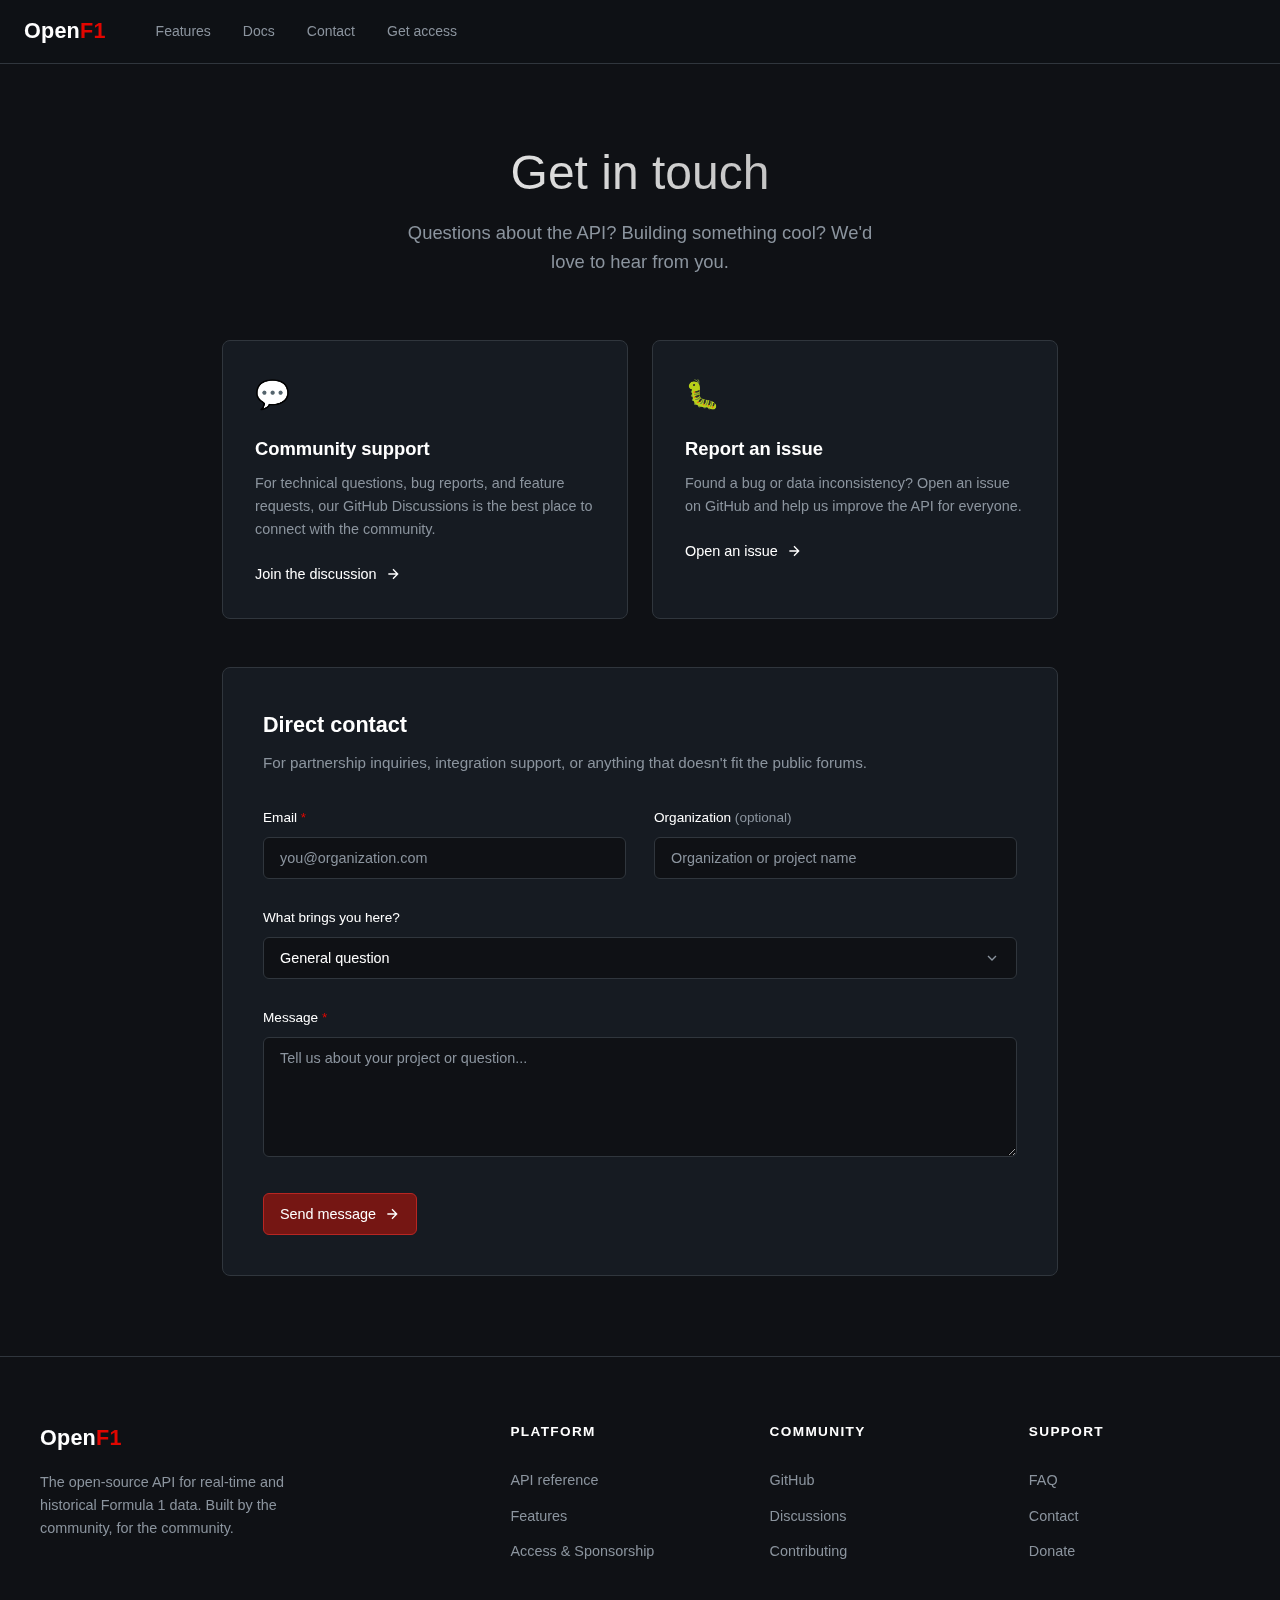
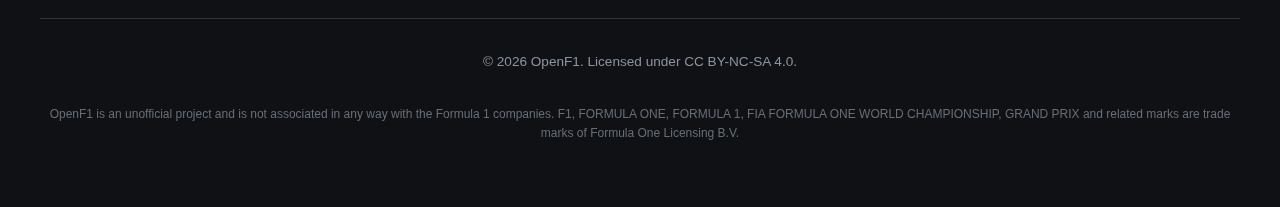
<file: contact.html>
<!doctype html>
<html lang="en">
  <head>
    <meta charset="UTF-8" />
    <meta name="viewport" content="width=device-width, initial-scale=1.0" />
    <meta
      name="description"
      content="Contact OpenF1 for partnership inquiries, integration support, or technical questions about the Formula 1 API."
    />
    <meta property="og:title" content="Contact | OpenF1 API" />
    <meta
      property="og:description"
      content="Get in touch with OpenF1 for API support, partnerships, and community questions."
    />
    <meta
      property="og:image"
      content="https://storage.googleapis.com/openf1-public/images/og-image.png"
    />
    <meta property="twitter:card" content="summary_large_image" />
    <title>Contact | OpenF1 API</title>
    <link
      type="image/png"
      sizes="32x32"
      rel="icon"
      href="https://storage.googleapis.com/openf1-public/images/favicon.png"
    />
    <style>
      :root {
        --bg-color: #0f1115;
        --surface-color: #161b22;
        --primary-color: #e10600;
        --text-color: #ffffff;
        --text-secondary: #8b949e;
        --accent-color: #ffffff;
        --border-color: #30363d;
        --success-color: #27c93f;
        --font-main:
          -apple-system, BlinkMacSystemFont, "Segoe UI", Roboto, Helvetica,
          Arial, sans-serif;
        --font-mono:
          "SFMono-Regular", Consolas, "Liberation Mono", Menlo, Courier,
          monospace;
      }

      * {
        margin: 0;
        padding: 0;
        box-sizing: border-box;
      }

      body {
        background-color: var(--bg-color);
        color: var(--text-color);
        font-family: var(--font-main);
        line-height: 1.6;
        min-height: 100vh;
      }

      body.menu-open {
        overflow: hidden;
      }

      a {
        text-decoration: none;
        color: inherit;
        transition: 0.2s;
      }

      /* Navigation */
      nav {
        display: flex;
        justify-content: space-between;
        align-items: center;
        padding: 0 1.5rem;
        height: 64px;
        border-bottom: 1px solid var(--border-color);
        position: sticky;
        top: 0;
        background-color: rgba(15, 17, 21, 0.8);
        backdrop-filter: saturate(180%) blur(10px);
        -webkit-backdrop-filter: saturate(180%) blur(10px);
        z-index: 100;
      }

      .nav-left {
        display: flex;
        gap: 0.25rem;
        align-items: center;
      }

      .logo {
        font-weight: 800;
        font-size: 1.35rem;
        letter-spacing: 0.2px;
        padding-right: 1.5rem;
        margin-right: 0.5rem;
      }

      .logo span {
        color: var(--primary-color);
      }

      .nav-link {
        color: var(--text-secondary);
        font-size: 0.875rem;
        font-weight: 400;
        padding: 0.5rem 0.875rem;
        border-radius: 6px;
        transition:
          color 0.15s,
          background-color 0.15s;
      }

      .nav-link:hover {
        color: var(--text-color);
        background-color: rgba(255, 255, 255, 0.05);
      }

      .nav-right {
        display: flex;
        gap: 0.5rem;
        align-items: center;
      }

      .nav-btn-primary {
        background: #751613;
        border: 1px solid #b82622;
        padding: 0.5rem 1rem;
        border-radius: 6px;
        font-size: 0.875rem;
        font-weight: 500;
        color: white;
        cursor: pointer;
        transition:
          background-color 0.15s,
          transform 0.1s;
      }

      .nav-btn-primary:hover {
        background: #8b1a17;
      }

      /* Mobile menu button */
      .mobile-menu-btn {
        display: none;
        background: transparent;
        border: none;
        color: var(--text-secondary);
        padding: 0.5rem;
        cursor: pointer;
      }

      .mobile-menu-btn:hover {
        color: var(--text-color);
      }

      /* Mobile menu overlay */
      .mobile-menu {
        display: none;
        position: fixed;
        top: 64px;
        left: 0;
        right: 0;
        bottom: 0;
        background-color: var(--bg-color);
        z-index: 99;
        padding: 2rem;
        overflow-y: auto;
      }

      .mobile-menu.active {
        display: block;
      }

      .mobile-menu-links {
        display: flex;
        flex-direction: column;
        gap: 0.5rem;
      }

      .mobile-menu-links a {
        color: var(--text-color);
        font-size: 1rem;
        padding: 1rem;
        border-radius: 6px;
        transition: background-color 0.15s;
      }

      .mobile-menu-links a:hover {
        background-color: rgba(255, 255, 255, 0.05);
      }

      .mobile-menu-divider {
        height: 1px;
        background: var(--border-color);
        margin: 1rem 0;
      }

      /* Main Content */
      .container {
        max-width: 900px;
        margin: 0 auto;
        padding: 5rem 2rem;
      }

      .page-header {
        text-align: center;
        margin-bottom: 4rem;
      }

      .page-header h1 {
        font-size: 3rem;
        line-height: 1.2;
        margin-bottom: 1rem;
        font-weight: 500;
        background: linear-gradient(to right, #fff, #a5a5a5);
        -webkit-background-clip: text;
        -webkit-text-fill-color: transparent;
      }

      .page-header p {
        color: var(--text-secondary);
        font-size: 1.15rem;
        max-width: 500px;
        margin: 0 auto;
      }

      /* Contact Options Grid */
      .contact-grid {
        display: grid;
        grid-template-columns: repeat(2, 1fr);
        gap: 1.5rem;
        margin-bottom: 3rem;
      }

      .contact-card {
        background: var(--surface-color);
        border: 1px solid var(--border-color);
        border-radius: 8px;
        padding: 2rem;
        transition:
          transform 0.2s,
          border-color 0.2s;
      }

      .contact-card:hover {
        transform: translateY(-4px);
        border-color: var(--text-secondary);
      }

      .card-icon {
        font-size: 1.75rem;
        margin-bottom: 1rem;
      }

      .contact-card h3 {
        font-size: 1.15rem;
        font-weight: 600;
        margin-bottom: 0.5rem;
      }

      .contact-card p {
        color: var(--text-secondary);
        font-size: 0.9rem;
        margin-bottom: 1.25rem;
        line-height: 1.6;
      }

      .card-link {
        display: inline-flex;
        align-items: center;
        gap: 0.5rem;
        color: var(--text-color);
        font-size: 0.9rem;
        font-weight: 500;
        transition: color 0.15s;
      }

      .card-link:hover {
        color: var(--primary-color);
      }

      .card-link svg {
        width: 16px;
        height: 16px;
      }

      /* Form Section */
      .form-section {
        background: var(--surface-color);
        border: 1px solid var(--border-color);
        border-radius: 8px;
        padding: 2.5rem;
      }

      .form-header {
        margin-bottom: 2rem;
      }

      .form-header h2 {
        font-size: 1.35rem;
        font-weight: 600;
        margin-bottom: 0.5rem;
      }

      .form-header p {
        color: var(--text-secondary);
        font-size: 0.95rem;
      }

      .form-grid {
        display: grid;
        grid-template-columns: 1fr 1fr;
        gap: 1.75rem;
      }

      .form-group {
        display: flex;
        flex-direction: column;
      }

      .form-group.full-width {
        grid-column: span 2;
      }

      label {
        font-size: 0.85rem;
        font-weight: 500;
        margin-bottom: 0.5rem;
        color: var(--text-color);
      }

      label .required {
        color: var(--primary-color);
      }

      label .optional {
        color: var(--text-secondary);
        font-weight: 400;
      }

      input[type="email"],
      input[type="text"],
      select,
      textarea {
        width: 100%;
        padding: 0.75rem 1rem;
        background: var(--bg-color);
        border: 1px solid var(--border-color);
        border-radius: 6px;
        font-size: 0.9rem;
        font-family: inherit;
        color: var(--text-color);
        transition:
          border-color 0.15s,
          background-color 0.15s;
      }

      input::placeholder,
      textarea::placeholder {
        color: var(--text-secondary);
      }

      input:focus,
      select:focus,
      textarea:focus {
        outline: none;
        border-color: var(--text-secondary);
        background: rgba(255, 255, 255, 0.02);
      }

      select {
        cursor: pointer;
        appearance: none;
        background-image: url("data:image/svg+xml,%3Csvg xmlns='http://www.w3.org/2000/svg' width='16' height='16' viewBox='0 0 24 24' fill='none' stroke='%238b949e' stroke-width='2'%3E%3Cpath d='M6 9l6 6 6-6'/%3E%3C/svg%3E");
        background-repeat: no-repeat;
        background-position: right 1rem center;
      }

      select option {
        background: var(--surface-color);
        color: var(--text-color);
      }

      textarea {
        min-height: 120px;
        resize: vertical;
      }

      .submit-btn {
        background: #751613;
        border: 1px solid #b82622;
        padding: 0.75rem 1rem;
        border-radius: 6px;
        font-size: 0.9rem;
        font-weight: 500;
        color: white;
        cursor: pointer;
        display: inline-flex;
        align-items: center;
        gap: 0.5rem;
        transition:
          background-color 0.15s,
          transform 0.1s;
        margin-top: 0.5rem;
        width: fit-content;
      }

      .submit-btn:hover {
        background: #8b1a17;
      }

      .submit-btn:active {
        transform: scale(0.98);
      }

      .submit-btn svg {
        width: 16px;
        height: 16px;
      }

      /* Footer */
      footer {
        padding: 4rem 2rem;
        border-top: 1px solid var(--border-color);
      }

      .footer-content {
        max-width: 1200px;
        margin: 0 auto;
        display: grid;
        grid-template-columns: 2fr repeat(3, 1fr);
        gap: 3rem;
      }

      .footer-brand {
        max-width: 280px;
      }

      .footer-brand .logo {
        margin-bottom: 1rem;
      }

      .footer-brand p {
        color: var(--text-secondary);
        font-size: 0.9rem;
        line-height: 1.6;
        margin-bottom: 1.5rem;
      }

      .footer-social {
        display: flex;
        gap: 0.75rem;
      }

      .footer-social a {
        width: 36px;
        height: 36px;
        background: var(--surface-color);
        border: 1px solid var(--border-color);
        border-radius: 6px;
        display: flex;
        align-items: center;
        justify-content: center;
        color: var(--text-secondary);
        font-size: 1rem;
        transition: all 0.2s;
      }

      .footer-social a:hover {
        background: var(--primary-color);
        border-color: var(--primary-color);
        color: white;
      }

      .footer-column h4 {
        font-size: 0.85rem;
        text-transform: uppercase;
        letter-spacing: 0.1em;
        color: var(--text-color);
        margin-bottom: 1.25rem;
      }

      .footer-column a {
        display: block;
        color: var(--text-secondary);
        font-size: 0.9rem;
        padding: 0.4rem 0;
      }

      .footer-column a:hover {
        color: var(--text-color);
      }

      .footer-bottom {
        max-width: 1200px;
        margin: 3rem auto 0;
        padding-top: 2rem;
        border-top: 1px solid var(--border-color);
        text-align: center;
      }

      .footer-bottom p {
        color: var(--text-secondary);
        font-size: 0.85rem;
      }

      .footer-bottom a {
        color: var(--text-secondary);
      }

      .footer-bottom a:hover {
        color: var(--text-color);
        text-decoration: underline;
      }

      .disclaimer {
        max-width: 1200px;
        margin: 2rem auto 0;
        text-align: center;
        font-size: 0.75rem;
        color: var(--text-secondary);
        opacity: 0.7;
      }

      /* Responsive */
      @media (max-width: 768px) {
        .container {
          padding: 3rem 1.5rem;
        }

        .page-header h1 {
          font-size: 2rem;
        }

        .contact-grid {
          grid-template-columns: 1fr;
        }

        .form-grid {
          grid-template-columns: 1fr;
        }

        .form-group.full-width {
          grid-column: span 1;
        }

        .form-section {
          padding: 1.5rem;
        }

        .nav-link {
          display: none;
        }

        .nav-right .nav-btn-primary {
          display: none;
        }

        .mobile-menu-btn {
          display: flex;
        }

        .footer-content {
          grid-template-columns: 1fr;
        }

        .footer-brand {
          grid-column: span 1;
          max-width: 100%;
        }

        .footer-bottom {
          flex-direction: column;
          text-align: center;
        }
      }

      @media (max-width: 1024px) and (min-width: 769px) {
        .footer-content {
          grid-template-columns: 1fr 1fr;
        }

        .footer-brand {
          grid-column: span 2;
        }
      }
    </style>
  </head>
  <body>
    <!-- Navigation -->
    <nav>
      <div class="nav-left">
        <a href="/" class="logo">Open<span>F1</span></a>
        <a href="/#features" class="nav-link">Features</a>
        <a href="docs#api-endpoints" class="nav-link">Docs</a>
        <a href="contact.html" class="nav-link">Contact</a>
        <a href="/#pricing" class="nav-link">Get access</a>
      </div>
      <div class="nav-right">
        <button class="mobile-menu-btn" aria-label="Open menu">
          <svg
            width="24"
            height="24"
            fill="none"
            stroke="currentColor"
            stroke-width="2"
          >
            <path d="M3 12h18M3 6h18M3 18h18" />
          </svg>
        </button>
      </div>
    </nav>

    <!-- Mobile Menu -->
    <div class="mobile-menu" id="mobileMenu">
      <div class="mobile-menu-links">
        <a href="/#features">Features</a>
        <a href="/#pricing">Sponsorship</a>
        <a href="docs#api-endpoints">Docs</a>
        <div class="mobile-menu-divider"></div>
        <a href="https://github.com/br-g/openf1" target="_blank">GitHub</a>
        <a href="contact">Contact</a>
      </div>
    </div>

    <!-- Main Content -->
    <div class="container">
      <div class="page-header">
        <h1>Get in touch</h1>
        <p>
          Questions about the API? Building something cool? We'd love to hear
          from you.
        </p>
      </div>

      <div class="contact-grid">
        <div class="contact-card">
          <div class="card-icon">💬</div>
          <h3>Community support</h3>
          <p>
            For technical questions, bug reports, and feature requests, our
            GitHub Discussions is the best place to connect with the community.
          </p>
          <a
            href="https://github.com/br-g/openf1/discussions"
            class="card-link"
          >
            Join the discussion
            <svg
              viewBox="0 0 24 24"
              fill="none"
              stroke="currentColor"
              stroke-width="2"
            >
              <path d="M5 12h14M12 5l7 7-7 7" />
            </svg>
          </a>
        </div>

        <div class="contact-card">
          <div class="card-icon">🐛</div>
          <h3>Report an issue</h3>
          <p>
            Found a bug or data inconsistency? Open an issue on GitHub and help
            us improve the API for everyone.
          </p>
          <a href="https://github.com/br-g/openf1/issues" class="card-link">
            Open an issue
            <svg
              viewBox="0 0 24 24"
              fill="none"
              stroke="currentColor"
              stroke-width="2"
            >
              <path d="M5 12h14M12 5l7 7-7 7" />
            </svg>
          </a>
        </div>
      </div>

      <div class="form-section">
        <div class="form-header">
          <h2>Direct contact</h2>
          <p>
            For partnership inquiries, integration support, or anything that
            doesn't fit the public forums.
          </p>
        </div>

        <form action="https://formspree.io/f/xkovwbwk" method="POST">
          <div class="form-grid">
            <div class="form-group">
              <label for="email">Email <span class="required">*</span></label>
              <input
                type="email"
                id="email"
                name="email"
                required
                placeholder="you@organization.com"
              />
            </div>

            <div class="form-group">
              <label for="organization"
                >Organization <span class="optional">(optional)</span></label
              >
              <input
                type="text"
                id="organization"
                name="organization"
                placeholder="Organization or project name"
              />
            </div>

            <div class="form-group full-width">
              <label for="inquiry-type">What brings you here?</label>
              <select id="inquiry-type" name="inquiry_type">
                <option value="general">General question</option>
                <option value="integration">Integration support</option>
                <option value="partnership">Partnership / Collaboration</option>
                <option value="media">Media inquiry</option>
                <option value="other">Other</option>
              </select>
            </div>

            <div class="form-group full-width">
              <label for="message"
                >Message <span class="required">*</span></label
              >
              <textarea
                id="message"
                name="message"
                required
                placeholder="Tell us about your project or question..."
              ></textarea>
            </div>

            <div class="form-group">
              <button type="submit" class="submit-btn">
                Send message
                <svg
                  viewBox="0 0 24 24"
                  fill="none"
                  stroke="currentColor"
                  stroke-width="2"
                >
                  <path d="M5 12h14M12 5l7 7-7 7" />
                </svg>
              </button>
            </div>
          </div>
        </form>
      </div>
    </div>

    <!-- Footer -->
    <footer>
      <div class="footer-content">
        <div class="footer-brand">
          <div class="logo">Open<span>F1</span></div>
          <p>
            The open-source API for real-time and historical Formula 1 data.
            Built by the community, for the community.
          </p>
        </div>
        <div class="footer-column">
          <h4>Platform</h4>
          <a href="docs#api-endpoints">API reference</a>
          <a href="/#features">Features</a>
          <a href="/#pricing">Access & Sponsorship</a>
        </div>
        <div class="footer-column">
          <h4>Community</h4>
          <a href="https://github.com/br-g/openf1" target="_blank">GitHub</a>
          <a href="https://github.com/br-g/openf1/discussions" target="_blank"
            >Discussions</a
          >
          <a
            href="https://github.com/br-g/openf1/blob/main/CONTRIBUTING.md"
            target="_blank"
            >Contributing</a
          >
        </div>
        <div class="footer-column">
          <h4>Support</h4>
          <a href="/#faq">FAQ</a>
          <a href="contact">Contact</a>
          <a href="https://www.buymeacoffee.com/openf1" target="_blank"
            >Donate</a
          >
        </div>
      </div>
      <div class="footer-bottom">
        <p>
          © <span id="current-year"></span> OpenF1. Licensed under
          <a
            href="https://creativecommons.org/licenses/by-nc-sa/4.0/"
            target="_blank"
            >CC BY-NC-SA 4.0</a
          >.
        </p>
      </div>
      <div class="disclaimer">
        <p>
          OpenF1 is an unofficial project and is not associated in any way with
          the Formula 1 companies. F1, FORMULA ONE, FORMULA 1, FIA FORMULA ONE
          WORLD CHAMPIONSHIP, GRAND PRIX and related marks are trade marks of
          Formula One Licensing B.V.
        </p>
      </div>
    </footer>

    <script>
      // Mobile menu toggle
      const mobileMenuBtn = document.querySelector(".mobile-menu-btn");
      const mobileMenu = document.getElementById("mobileMenu");

      mobileMenuBtn.addEventListener("click", () => {
        const isActive = mobileMenu.classList.toggle("active");
        // Prevent body scroll when menu is open
        if (isActive) {
          document.body.classList.add("menu-open");
        } else {
          document.body.classList.remove("menu-open");
        }
      });

      // Close mobile menu when clicking on a link
      document.querySelectorAll(".mobile-menu-links a").forEach((link) => {
        link.addEventListener("click", () => {
          mobileMenu.classList.remove("active");
          document.body.classList.remove("menu-open");
        });
      });

      // Set current year
      document.getElementById("current-year").textContent =
        new Date().getFullYear();
    </script>
  </body>
</html>
</file>
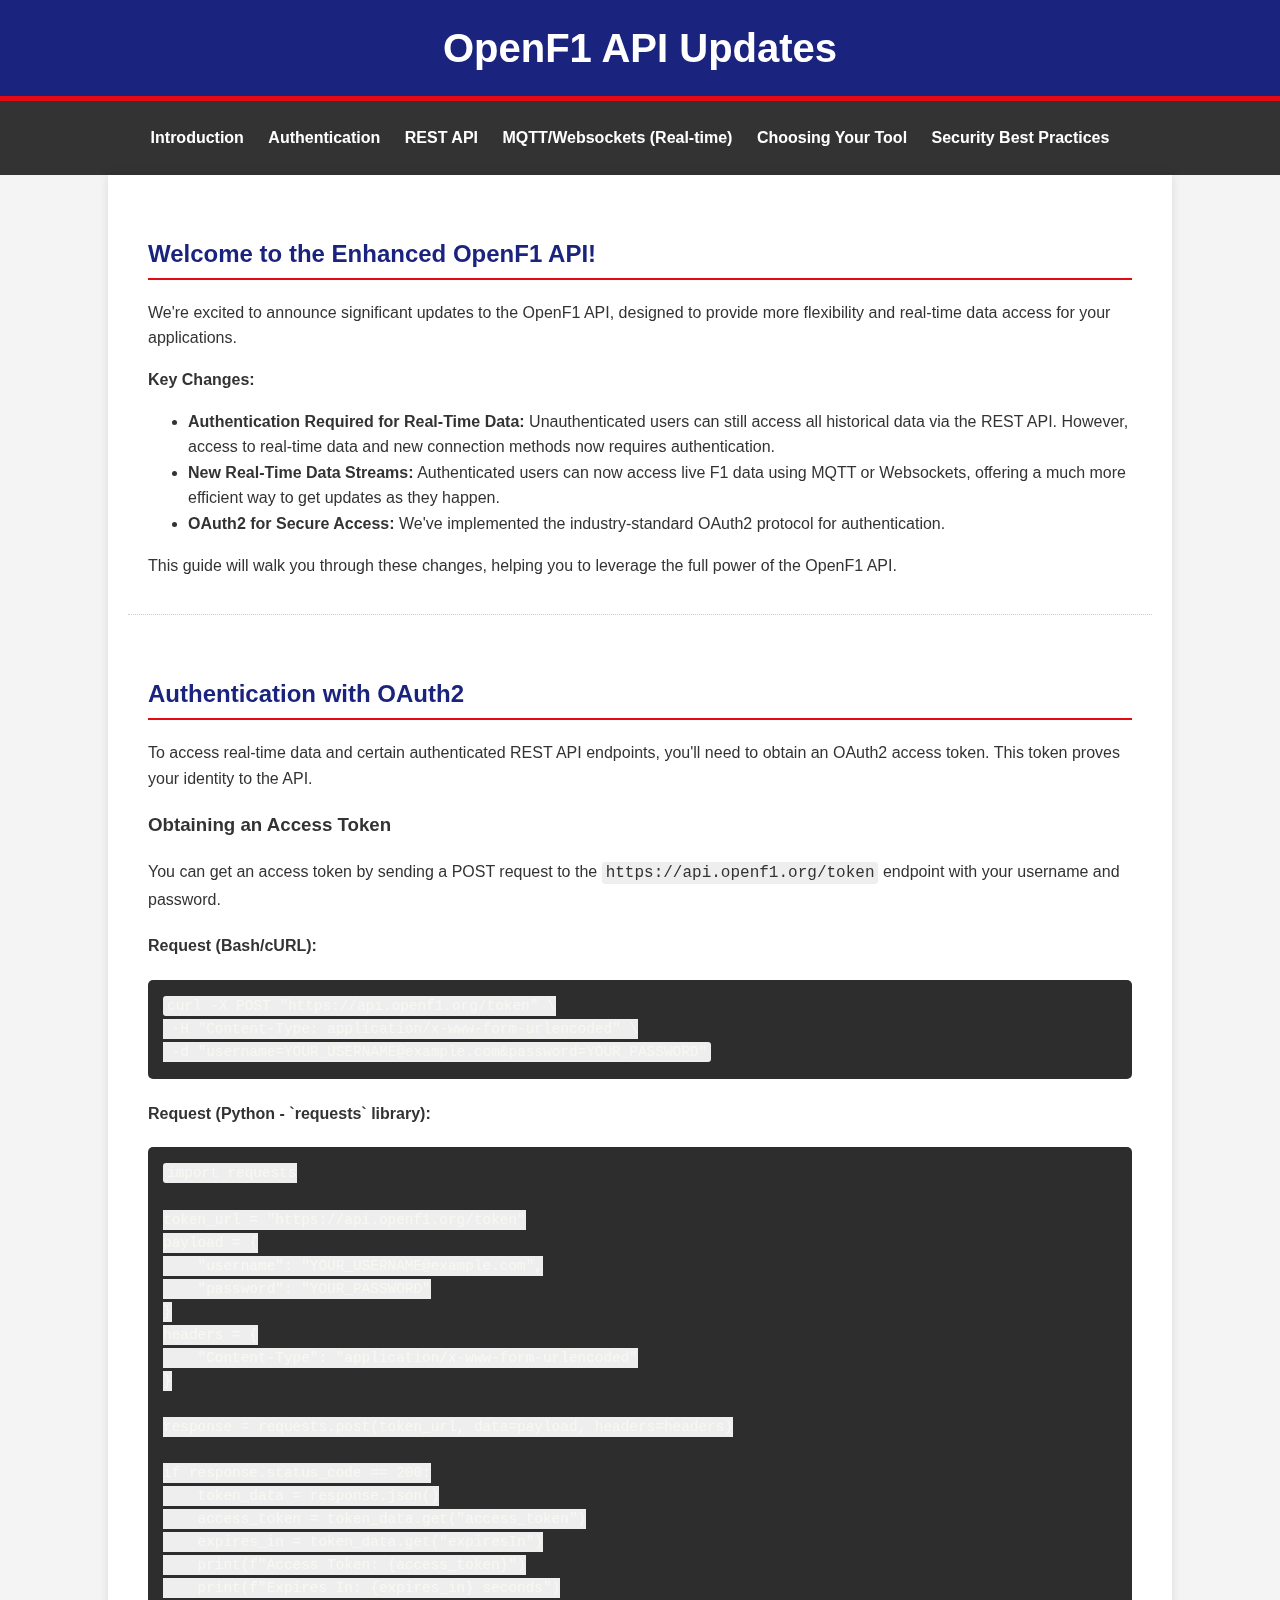
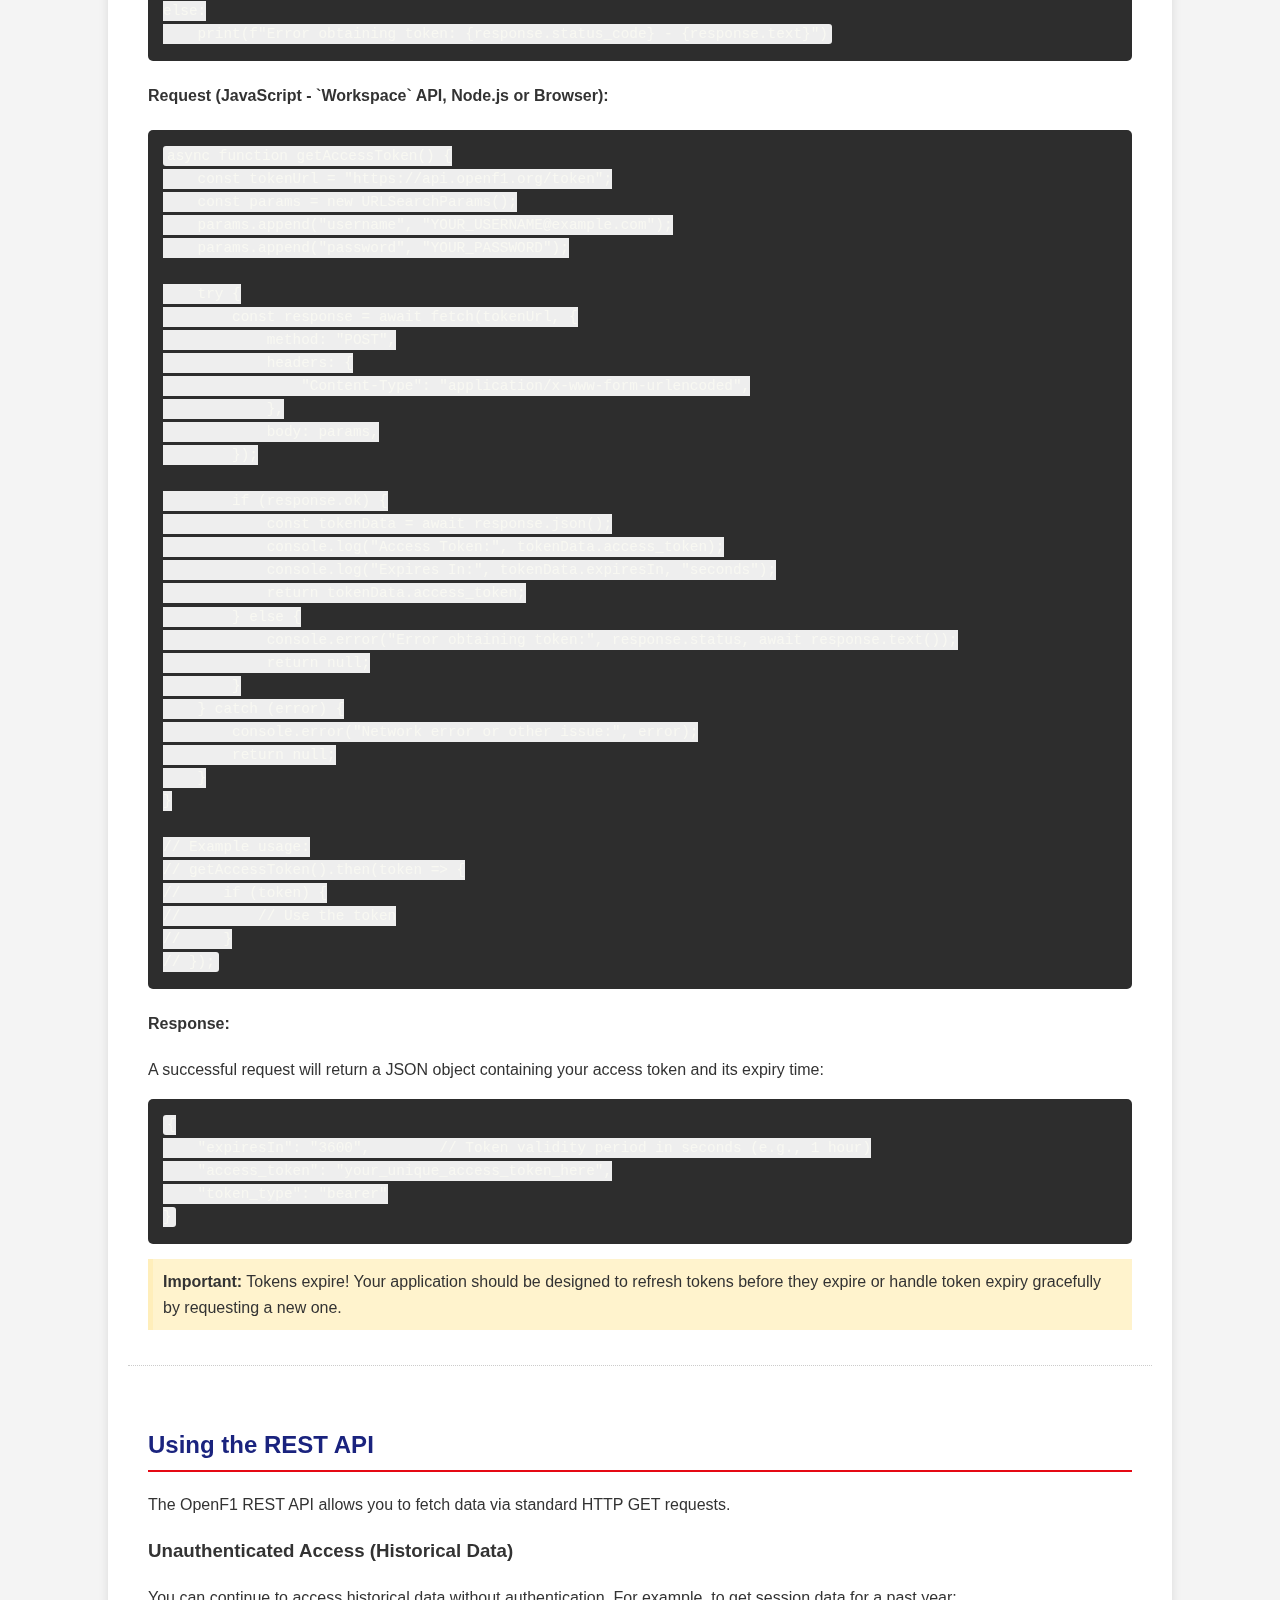
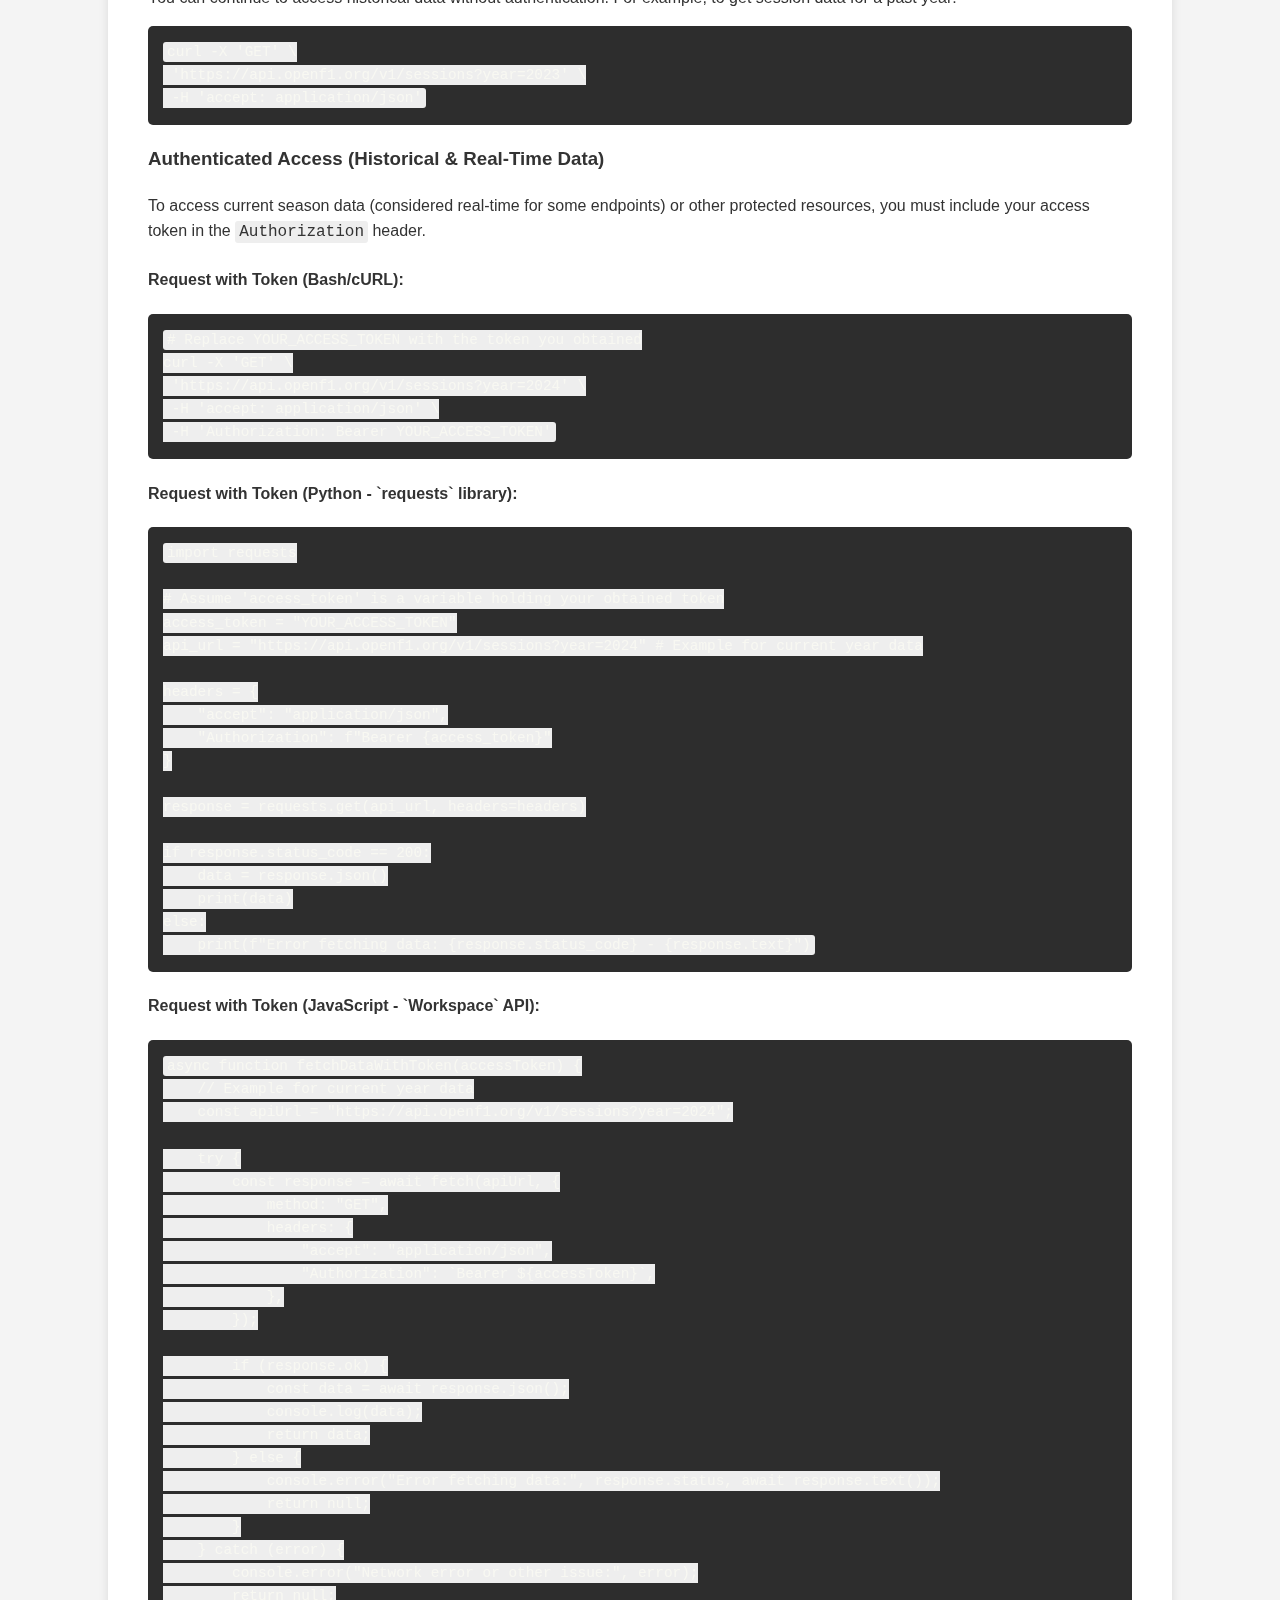
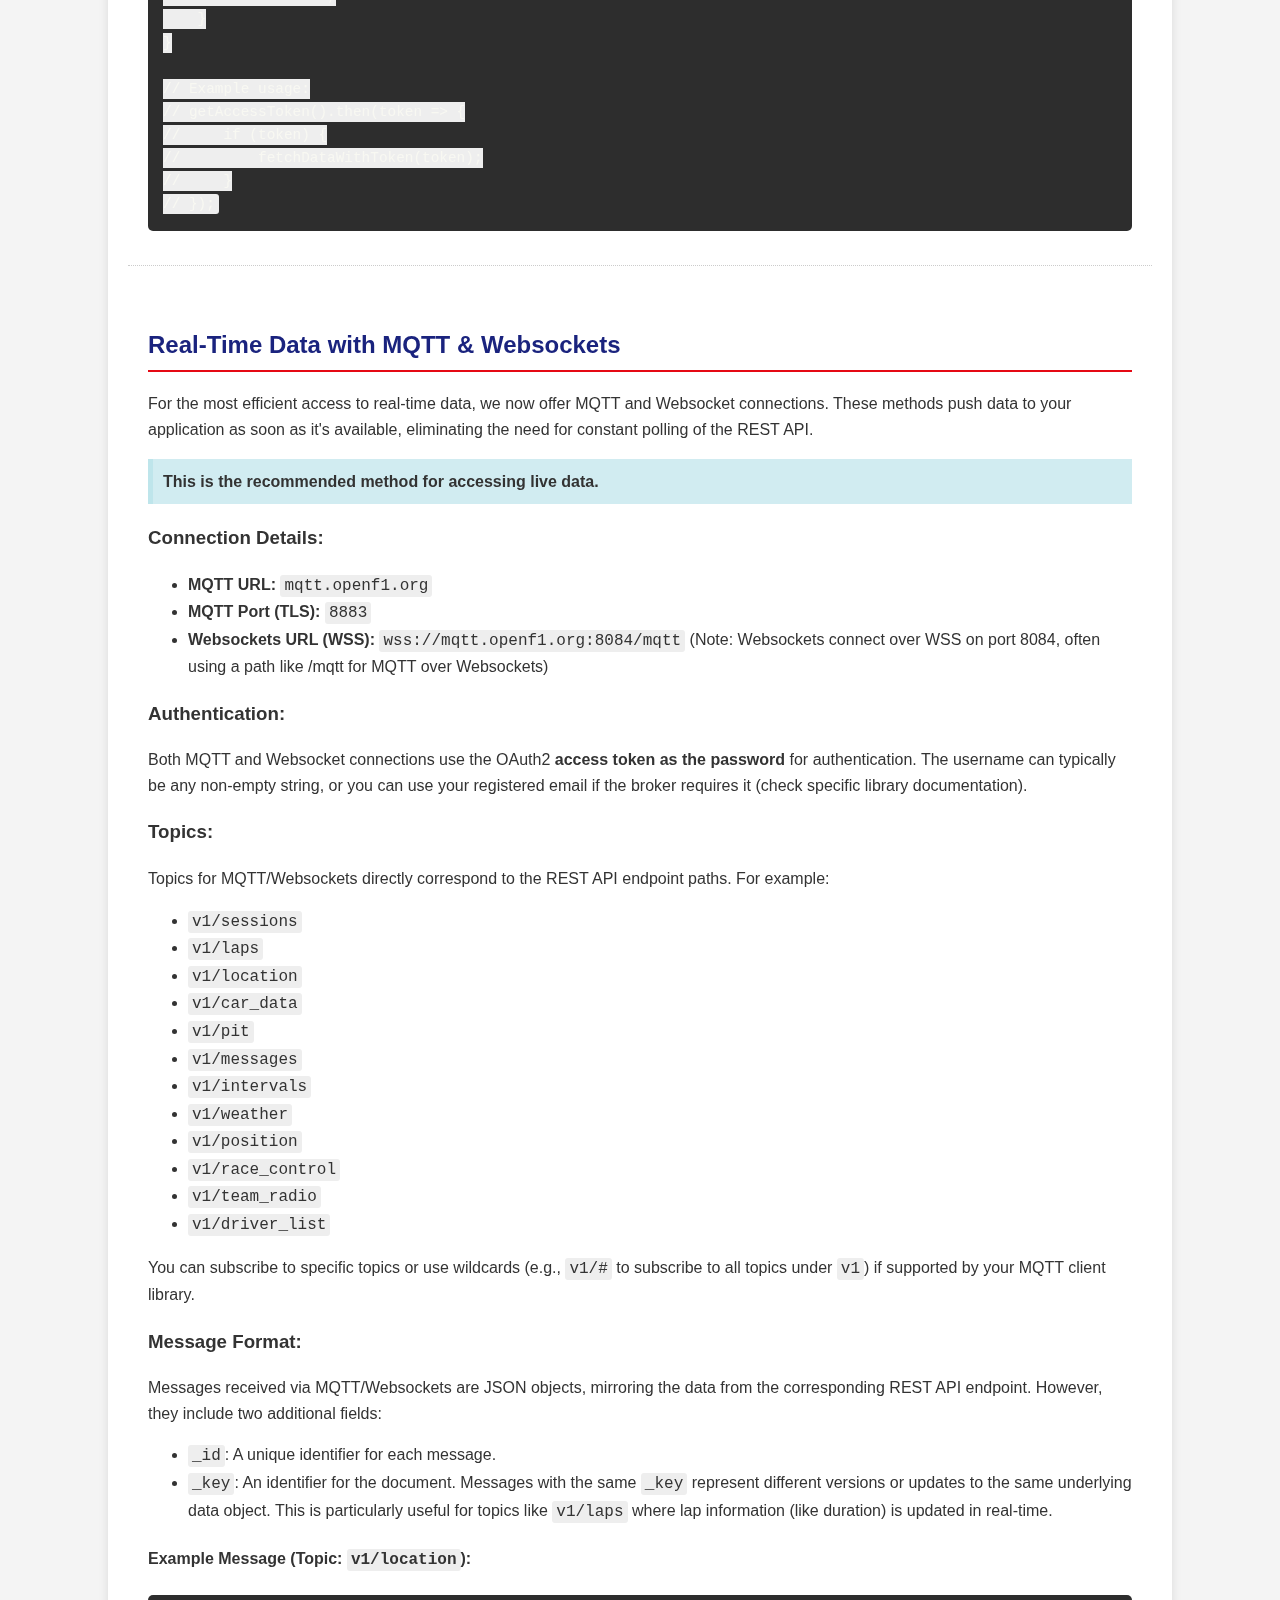
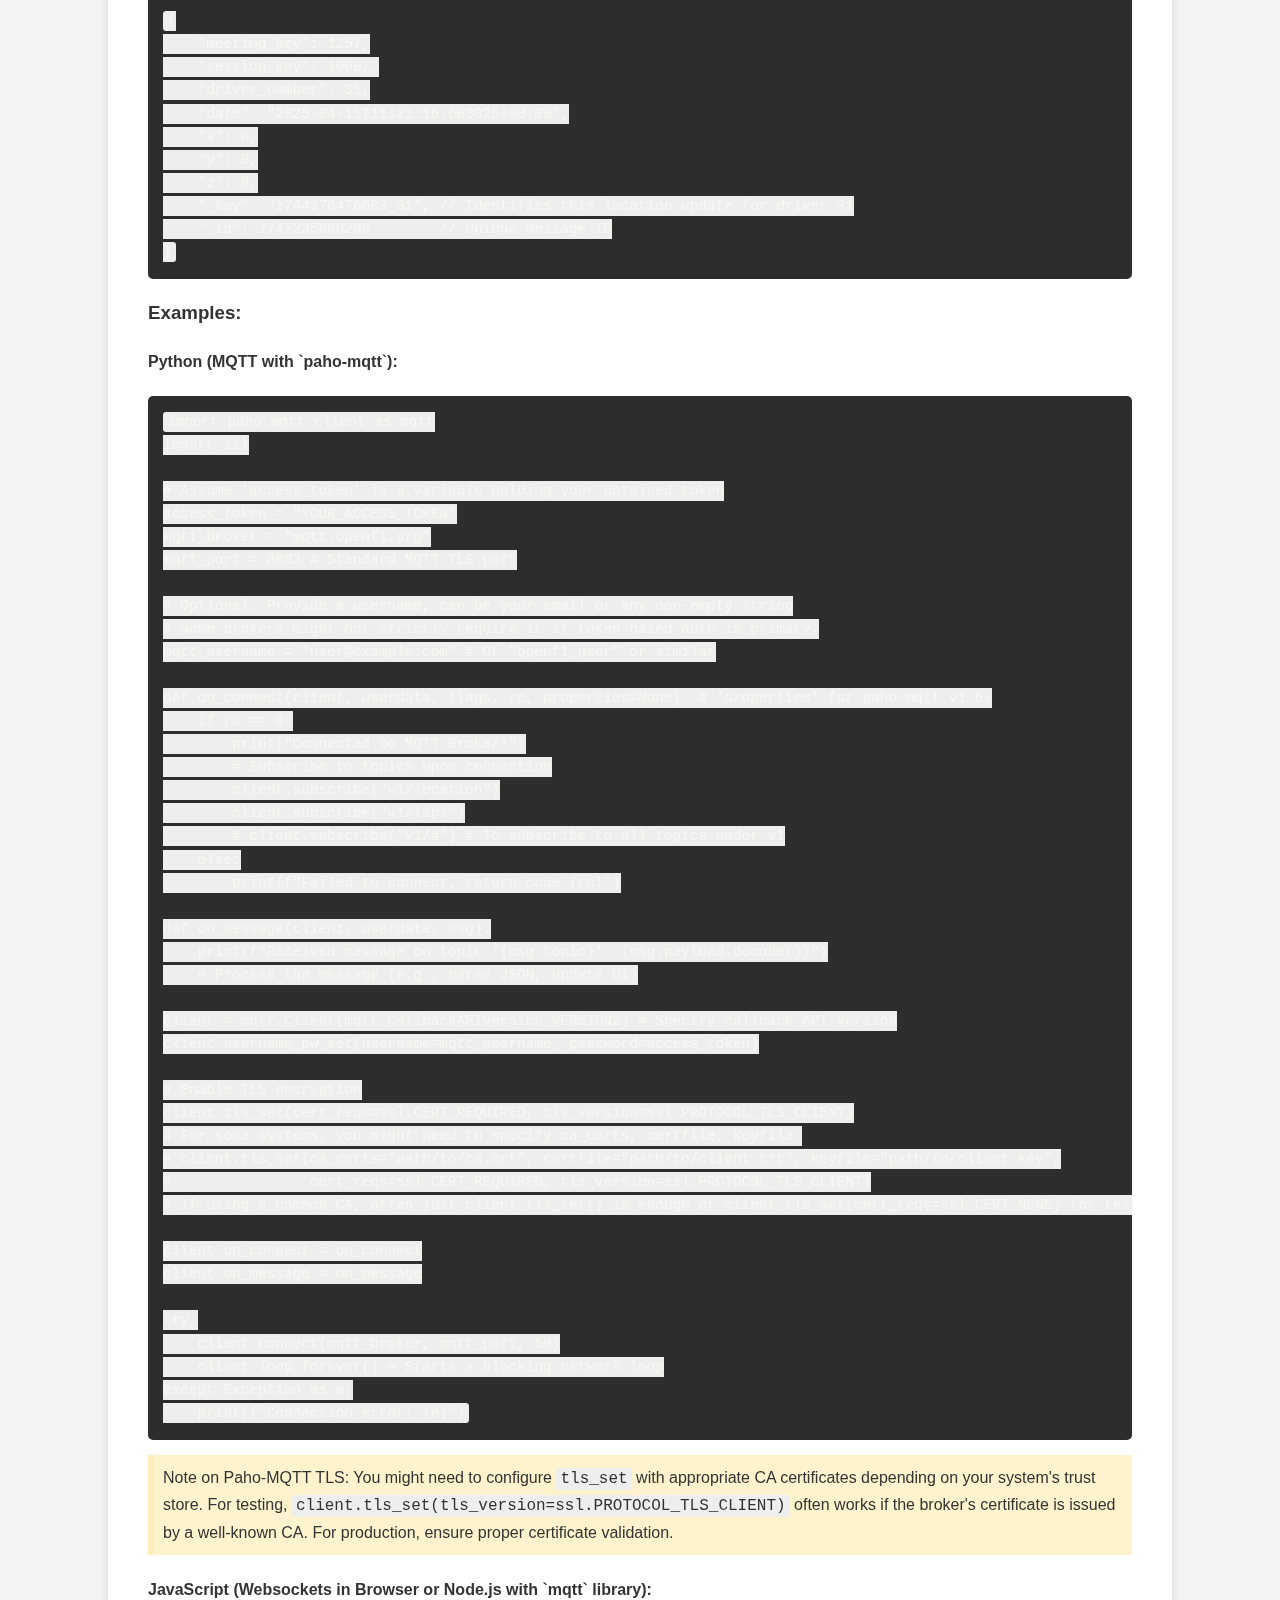
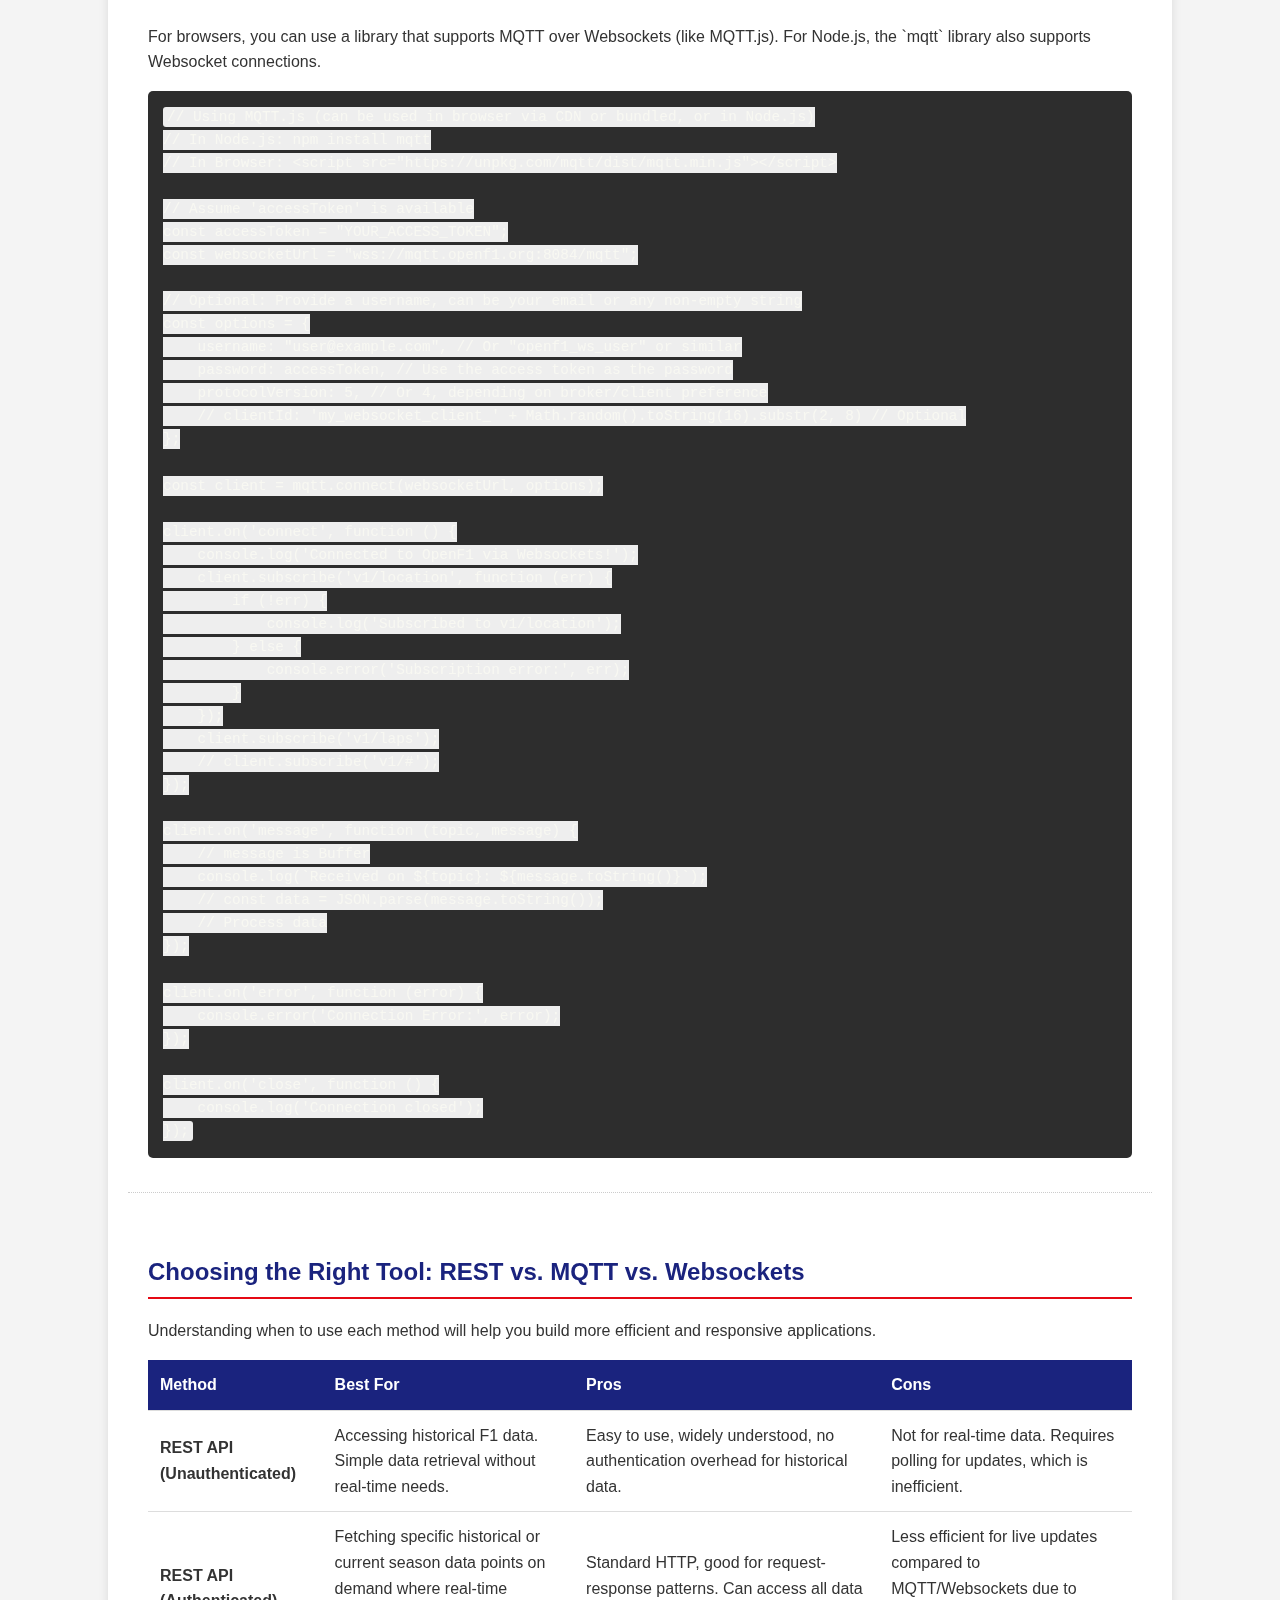
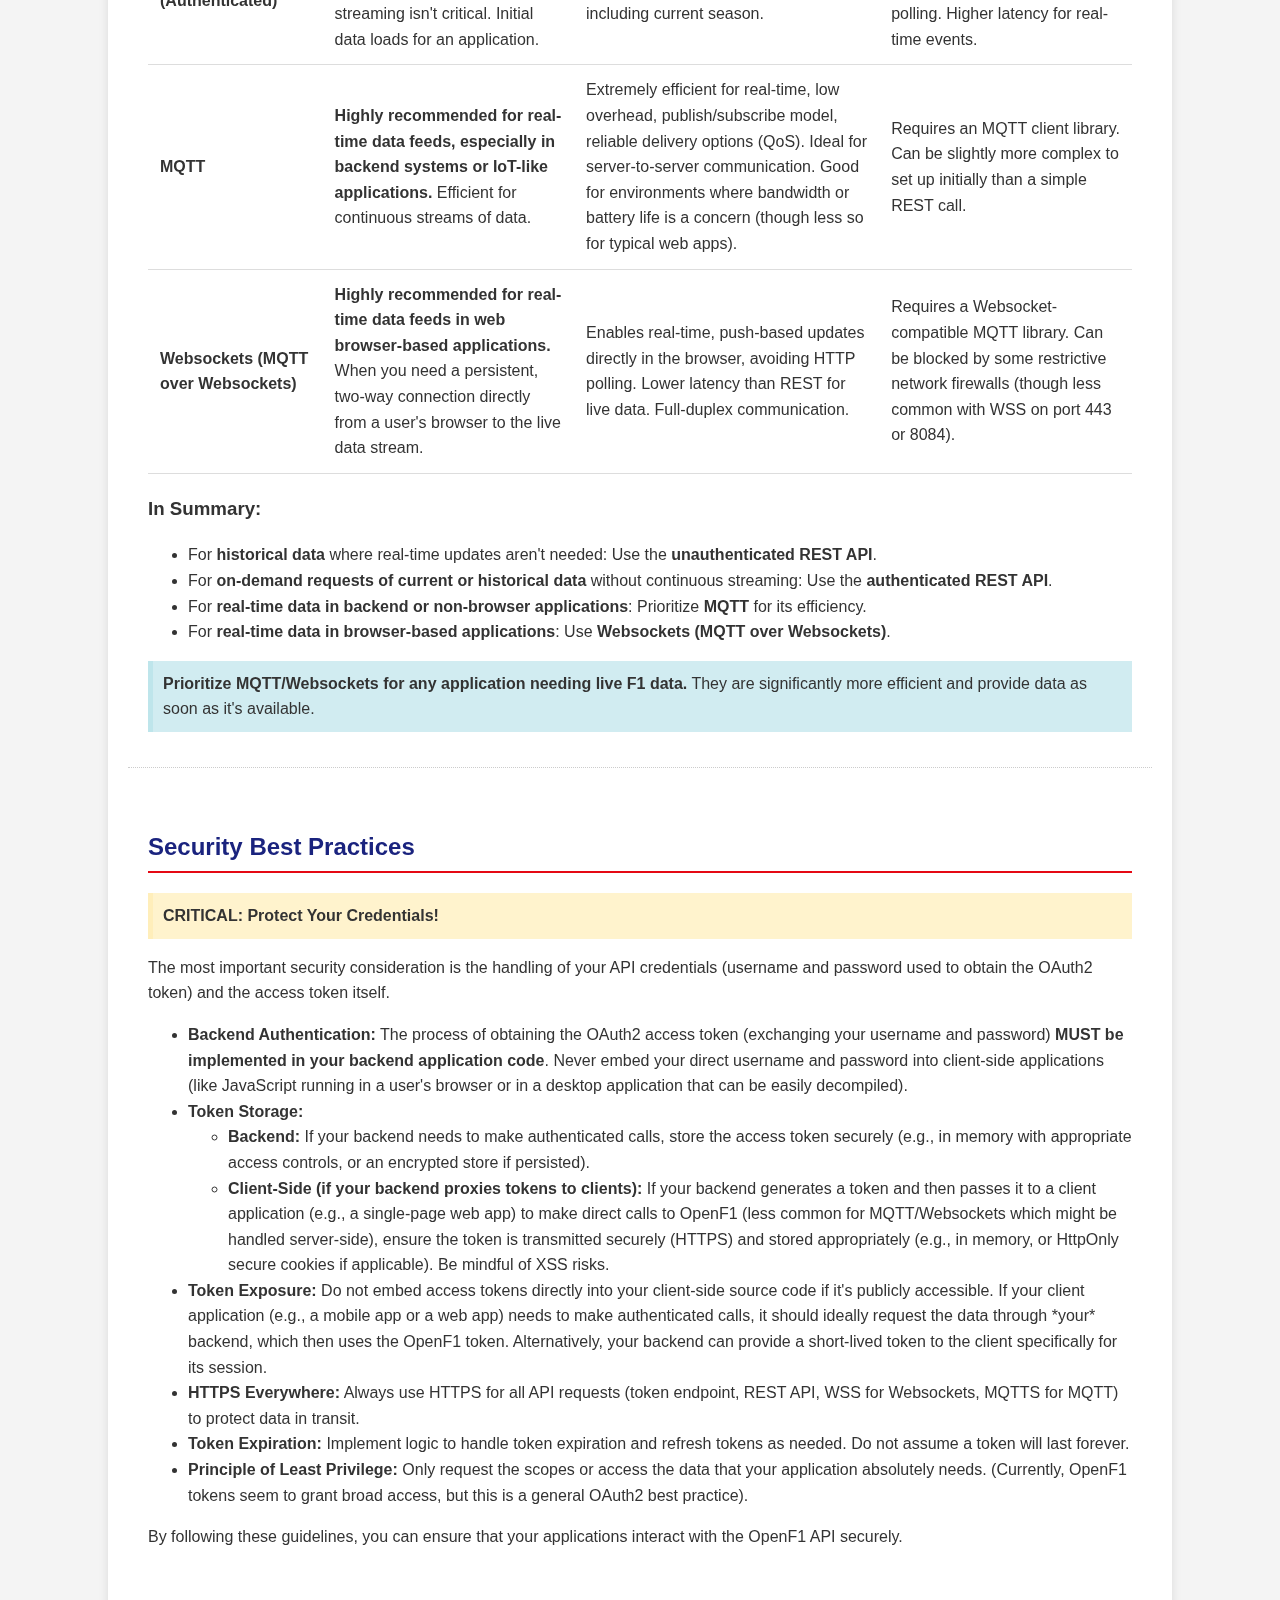
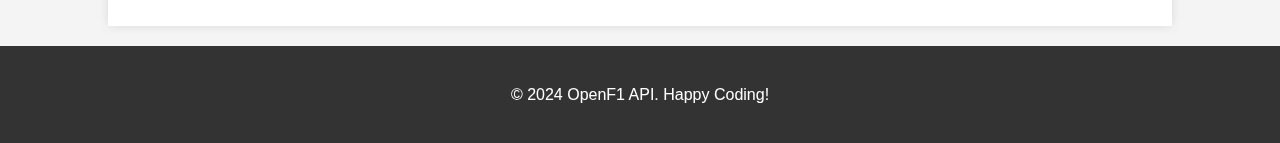
<file: real_time.html>
<!DOCTYPE html>
<html lang="en">
  <head>
    <meta charset="UTF-8" />
    <meta name="viewport" content="width=device-width, initial-scale=1.0" />
    <title>OpenF1 API - New Authentication and Real-time Data Guide</title>
    <style>
      body {
        font-family: "Segoe UI", Tahoma, Geneva, Verdana, sans-serif;
        line-height: 1.6;
        margin: 0;
        padding: 0;
        background-color: #f4f4f4;
        color: #333;
      }

      .container {
        width: 80%;
        margin: auto;
        overflow: hidden;
        padding: 20px;
        background: #fff;
        box-shadow: 0 0 10px rgba(0, 0, 0, 0.1);
      }

      header {
        background: #1a237e; /* F1-like dark blue */
        color: #fff;
        padding: 1rem 0;
        text-align: center;
        border-bottom: #e50914 5px solid; /* F1-like red */
      }

      header h1 {
        margin: 0;
        font-size: 2.5rem;
      }

      nav {
        background: #333;
        color: #fff;
        padding: 0.5rem;
        text-align: center;
      }

      nav ul {
        list-style: none;
        padding: 0;
      }

      nav ul li {
        display: inline;
        margin-right: 20px;
      }

      nav a {
        color: #fff;
        text-decoration: none;
        font-weight: bold;
      }

      nav a:hover {
        text-decoration: underline;
      }

      section {
        padding: 20px;
        margin-bottom: 20px;
        border-bottom: 1px #ccc dotted;
      }

      section:last-child {
        border-bottom: none;
      }

      h2 {
        color: #1a237e;
        border-bottom: 2px solid #e50914;
        padding-bottom: 5px;
      }

      h3 {
        color: #333;
      }

      pre {
        background: #2d2d2d; /* Dark background for code blocks */
        color: #f8f8f2; /* Light text for contrast */
        padding: 15px;
        border-radius: 5px;
        overflow-x: auto;
        font-family: "Courier New", Courier, monospace;
        font-size: 0.9rem;
      }

      code {
        font-family: "Courier New", Courier, monospace;
        background: #eee;
        padding: 2px 4px;
        border-radius: 3px;
      }

      .important {
        background-color: #fff3cd;
        border-left: 5px solid #ffeeba;
        padding: 10px;
        margin: 15px 0;
      }

      .tip {
        background-color: #d1ecf1;
        border-left: 5px solid #bee5eb;
        padding: 10px;
        margin: 15px 0;
      }

      table {
        width: 100%;
        border-collapse: collapse;
        margin-bottom: 20px;
      }

      th,
      td {
        padding: 12px;
        text-align: left;
        border-bottom: 1px solid #ddd;
      }

      th {
        background-color: #1a237e;
        color: white;
      }

      tr:hover {
        background-color: #f5f5f5;
      }

      .button {
        display: inline-block;
        background-color: #e50914;
        color: white;
        padding: 10px 15px;
        text-decoration: none;
        border-radius: 5px;
        font-weight: bold;
      }

      .button:hover {
        background-color: #c40812;
      }

      footer {
        text-align: center;
        padding: 20px;
        background: #333;
        color: #fff;
        margin-top: 20px;
      }
    </style>
  </head>
  <body>
    <header>
      <h1>OpenF1 API Updates</h1>
    </header>

    <nav>
      <ul>
        <li><a href="#introduction">Introduction</a></li>
        <li><a href="#authentication">Authentication</a></li>
        <li><a href="#rest-api">REST API</a></li>
        <li><a href="#mqtt-websockets">MQTT/Websockets (Real-time)</a></li>
        <li><a href="#choosing-tool">Choosing Your Tool</a></li>
        <li><a href="#security">Security Best Practices</a></li>
      </ul>
    </nav>

    <div class="container">
      <section id="introduction">
        <h2>Welcome to the Enhanced OpenF1 API!</h2>
        <p>
          We're excited to announce significant updates to the OpenF1 API,
          designed to provide more flexibility and real-time data access for
          your applications.
        </p>
        <p><strong>Key Changes:</strong></p>
        <ul>
          <li>
            <strong>Authentication Required for Real-Time Data:</strong>
            Unauthenticated users can still access all historical data via the
            REST API. However, access to real-time data and new connection
            methods now requires authentication.
          </li>
          <li>
            <strong>New Real-Time Data Streams:</strong> Authenticated users can
            now access live F1 data using MQTT or Websockets, offering a much
            more efficient way to get updates as they happen.
          </li>
          <li>
            <strong>OAuth2 for Secure Access:</strong> We've implemented the
            industry-standard OAuth2 protocol for authentication.
          </li>
        </ul>
        <p>
          This guide will walk you through these changes, helping you to
          leverage the full power of the OpenF1 API.
        </p>
      </section>

      <section id="authentication">
        <h2>Authentication with OAuth2</h2>
        <p>
          To access real-time data and certain authenticated REST API endpoints,
          you'll need to obtain an OAuth2 access token. This token proves your
          identity to the API.
        </p>

        <h3>Obtaining an Access Token</h3>
        <p>
          You can get an access token by sending a POST request to the
          <code>https://api.openf1.org/token</code> endpoint with your username
          and password.
        </p>

        <h4>Request (Bash/cURL):</h4>
        <pre><code>curl -X POST "https://api.openf1.org/token" \
 -H "Content-Type: application/x-www-form-urlencoded" \
 -d "username=YOUR_USERNAME@example.com&password=YOUR_PASSWORD"</code></pre>

        <h4>Request (Python - `requests` library):</h4>
        <pre><code>import requests

token_url = "https://api.openf1.org/token"
payload = {
    "username": "YOUR_USERNAME@example.com",
    "password": "YOUR_PASSWORD"
}
headers = {
    "Content-Type": "application/x-www-form-urlencoded"
}

response = requests.post(token_url, data=payload, headers=headers)

if response.status_code == 200:
    token_data = response.json()
    access_token = token_data.get("access_token")
    expires_in = token_data.get("expiresIn")
    print(f"Access Token: {access_token}")
    print(f"Expires In: {expires_in} seconds")
else:
    print(f"Error obtaining token: {response.status_code} - {response.text}")</code></pre>

        <h4>Request (JavaScript - `Workspace` API, Node.js or Browser):</h4>
        <pre><code>async function getAccessToken() {
    const tokenUrl = "https://api.openf1.org/token";
    const params = new URLSearchParams();
    params.append("username", "YOUR_USERNAME@example.com");
    params.append("password", "YOUR_PASSWORD");

    try {
        const response = await fetch(tokenUrl, {
            method: "POST",
            headers: {
                "Content-Type": "application/x-www-form-urlencoded",
            },
            body: params,
        });

        if (response.ok) {
            const tokenData = await response.json();
            console.log("Access Token:", tokenData.access_token);
            console.log("Expires In:", tokenData.expiresIn, "seconds");
            return tokenData.access_token;
        } else {
            console.error("Error obtaining token:", response.status, await response.text());
            return null;
        }
    } catch (error) {
        console.error("Network error or other issue:", error);
        return null;
    }
}

// Example usage:
// getAccessToken().then(token => {
//     if (token) {
//         // Use the token
//     }
// });</code></pre>

        <h4>Response:</h4>
        <p>
          A successful request will return a JSON object containing your access
          token and its expiry time:
        </p>
        <pre><code>{
    "expiresIn": "3600",        // Token validity period in seconds (e.g., 1 hour)
    "access_token": "your_unique_access_token_here",
    "token_type": "bearer"
}</code></pre>
        <p class="important">
          <strong>Important:</strong> Tokens expire! Your application should be
          designed to refresh tokens before they expire or handle token expiry
          gracefully by requesting a new one.
        </p>
      </section>

      <section id="rest-api">
        <h2>Using the REST API</h2>
        <p>
          The OpenF1 REST API allows you to fetch data via standard HTTP GET
          requests.
        </p>

        <h3>Unauthenticated Access (Historical Data)</h3>
        <p>
          You can continue to access historical data without authentication. For
          example, to get session data for a past year:
        </p>
        <pre><code>curl -X 'GET' \
 'https://api.openf1.org/v1/sessions?year=2023' \
 -H 'accept: application/json'</code></pre>

        <h3>Authenticated Access (Historical & Real-Time Data)</h3>
        <p>
          To access current season data (considered real-time for some
          endpoints) or other protected resources, you must include your access
          token in the <code>Authorization</code> header.
        </p>

        <h4>Request with Token (Bash/cURL):</h4>
        <pre><code># Replace YOUR_ACCESS_TOKEN with the token you obtained
curl -X 'GET' \
 'https://api.openf1.org/v1/sessions?year=2024' \
 -H 'accept: application/json' \
 -H 'Authorization: Bearer YOUR_ACCESS_TOKEN'</code></pre>

        <h4>Request with Token (Python - `requests` library):</h4>
        <pre><code>import requests

# Assume 'access_token' is a variable holding your obtained token
access_token = "YOUR_ACCESS_TOKEN"
api_url = "https://api.openf1.org/v1/sessions?year=2024" # Example for current year data

headers = {
    "accept": "application/json",
    "Authorization": f"Bearer {access_token}"
}

response = requests.get(api_url, headers=headers)

if response.status_code == 200:
    data = response.json()
    print(data)
else:
    print(f"Error fetching data: {response.status_code} - {response.text}")</code></pre>

        <h4>Request with Token (JavaScript - `Workspace` API):</h4>
        <pre><code>async function fetchDataWithToken(accessToken) {
    // Example for current year data
    const apiUrl = "https://api.openf1.org/v1/sessions?year=2024";

    try {
        const response = await fetch(apiUrl, {
            method: "GET",
            headers: {
                "accept": "application/json",
                "Authorization": `Bearer ${accessToken}`,
            },
        });

        if (response.ok) {
            const data = await response.json();
            console.log(data);
            return data;
        } else {
            console.error("Error fetching data:", response.status, await response.text());
            return null;
        }
    } catch (error) {
        console.error("Network error or other issue:", error);
        return null;
    }
}

// Example usage:
// getAccessToken().then(token => {
//     if (token) {
//         fetchDataWithToken(token);
//     }
// });</code></pre>
      </section>

      <section id="mqtt-websockets">
        <h2>Real-Time Data with MQTT & Websockets</h2>
        <p>
          For the most efficient access to real-time data, we now offer MQTT and
          Websocket connections. These methods push data to your application as
          soon as it's available, eliminating the need for constant polling of
          the REST API.
        </p>
        <p class="tip">
          <strong
            >This is the recommended method for accessing live data.</strong
          >
        </p>

        <h3>Connection Details:</h3>
        <ul>
          <li><strong>MQTT URL:</strong> <code>mqtt.openf1.org</code></li>
          <li><strong>MQTT Port (TLS):</strong> <code>8883</code></li>
          <li>
            <strong>Websockets URL (WSS):</strong>
            <code>wss://mqtt.openf1.org:8084/mqtt</code> (Note: Websockets
            connect over WSS on port 8084, often using a path like /mqtt for
            MQTT over Websockets)
          </li>
        </ul>

        <h3>Authentication:</h3>
        <p>
          Both MQTT and Websocket connections use the OAuth2
          <strong>access token as the password</strong> for authentication. The
          username can typically be any non-empty string, or you can use your
          registered email if the broker requires it (check specific library
          documentation).
        </p>

        <h3>Topics:</h3>
        <p>
          Topics for MQTT/Websockets directly correspond to the REST API
          endpoint paths. For example:
        </p>
        <ul>
          <li><code>v1/sessions</code></li>
          <li><code>v1/laps</code></li>
          <li><code>v1/location</code></li>
          <li><code>v1/car_data</code></li>
          <li><code>v1/pit</code></li>
          <li><code>v1/messages</code></li>
          <li><code>v1/intervals</code></li>
          <li><code>v1/weather</code></li>
          <li><code>v1/position</code></li>
          <li><code>v1/race_control</code></li>
          <li><code>v1/team_radio</code></li>
          <li><code>v1/driver_list</code></li>
        </ul>
        <p>
          You can subscribe to specific topics or use wildcards (e.g.,
          <code>v1/#</code> to subscribe to all topics under <code>v1</code>) if
          supported by your MQTT client library.
        </p>

        <h3>Message Format:</h3>
        <p>
          Messages received via MQTT/Websockets are JSON objects, mirroring the
          data from the corresponding REST API endpoint. However, they include
          two additional fields:
        </p>
        <ul>
          <li><code>_id</code>: A unique identifier for each message.</li>
          <li>
            <code>_key</code>: An identifier for the document. Messages with the
            same <code>_key</code> represent different versions or updates to
            the same underlying data object. This is particularly useful for
            topics like <code>v1/laps</code> where lap information (like
            duration) is updated in real-time.
          </li>
        </ul>

        <h4>Example Message (Topic: <code>v1/location</code>):</h4>
        <pre><code>{
    "meeting_key": 1257,
    "session_key": 10007,
    "driver_number": 31,
    "date": "2025-04-11T11:21:16.603025+00:00",
    "x": 0,
    "y": 0,
    "z": 0,
    "_key": "1744370476603_31", // Identifies this location update for driver 31
    "_id": 1747235800206        // Unique message ID
}</code></pre>

        <h3>Examples:</h3>

        <h4>Python (MQTT with `paho-mqtt`):</h4>
        <pre><code>import paho.mqtt.client as mqtt
import ssl

# Assume 'access_token' is a variable holding your obtained token
access_token = "YOUR_ACCESS_TOKEN"
mqtt_broker = "mqtt.openf1.org"
mqtt_port = 8883 # Standard MQTT TLS port

# Optional: Provide a username, can be your email or any non-empty string
# Some brokers might not strictly require it if token-based auth is primary.
mqtt_username = "user@example.com" # Or "openf1_user" or similar

def on_connect(client, userdata, flags, rc, properties=None): # 'properties' for paho-mqtt v1.6+
    if rc == 0:
        print("Connected to MQTT Broker!")
        # Subscribe to topics upon connection
        client.subscribe("v1/location")
        client.subscribe("v1/laps")
        # client.subscribe("v1/#") # To subscribe to all topics under v1
    else:
        print(f"Failed to connect, return code {rc}")

def on_message(client, userdata, msg):
    print(f"Received message on topic '{msg.topic}': {msg.payload.decode()}")
    # Process the message (e.g., parse JSON, update UI)

client = mqtt.Client(mqtt.CallbackAPIVersion.VERSION2) # Specify callback API version
client.username_pw_set(username=mqtt_username, password=access_token)

# Enable TLS encryption
client.tls_set(cert_reqs=ssl.CERT_REQUIRED, tls_version=ssl.PROTOCOL_TLS_CLIENT)
# For some systems, you might need to specify ca_certs, certfile, keyfile:
# client.tls_set(ca_certs="path/to/ca.crt", certfile="path/to/client.crt", keyfile="path/to/client.key",
#                cert_reqs=ssl.CERT_REQUIRED, tls_version=ssl.PROTOCOL_TLS_CLIENT)
# If using a common CA, often just client.tls_set() is enough or client.tls_set(cert_reqs=ssl.CERT_NONE) for testing (not recommended for production)

client.on_connect = on_connect
client.on_message = on_message

try:
    client.connect(mqtt_broker, mqtt_port, 60)
    client.loop_forever() # Starts a blocking network loop
except Exception as e:
    print(f"Connection error: {e}")
</code></pre>
        <p class="important">
          Note on Paho-MQTT TLS: You might need to configure
          <code>tls_set</code> with appropriate CA certificates depending on
          your system's trust store. For testing,
          <code>client.tls_set(tls_version=ssl.PROTOCOL_TLS_CLIENT)</code> often
          works if the broker's certificate is issued by a well-known CA. For
          production, ensure proper certificate validation.
        </p>

        <h4>
          JavaScript (Websockets in Browser or Node.js with `mqtt` library):
        </h4>
        <p>
          For browsers, you can use a library that supports MQTT over Websockets
          (like MQTT.js). For Node.js, the `mqtt` library also supports
          Websocket connections.
        </p>
        <pre><code>// Using MQTT.js (can be used in browser via CDN or bundled, or in Node.js)
// In Node.js: npm install mqtt
// In Browser: &lt;script src="https://unpkg.com/mqtt/dist/mqtt.min.js"&gt;&lt;/script&gt;

// Assume 'accessToken' is available
const accessToken = "YOUR_ACCESS_TOKEN";
const websocketUrl = "wss://mqtt.openf1.org:8084/mqtt";

// Optional: Provide a username, can be your email or any non-empty string
const options = {
    username: "user@example.com", // Or "openf1_ws_user" or similar
    password: accessToken, // Use the access token as the password
    protocolVersion: 5, // Or 4, depending on broker/client preference
    // clientId: 'my_websocket_client_' + Math.random().toString(16).substr(2, 8) // Optional
};

const client = mqtt.connect(websocketUrl, options);

client.on('connect', function () {
    console.log('Connected to OpenF1 via Websockets!');
    client.subscribe('v1/location', function (err) {
        if (!err) {
            console.log('Subscribed to v1/location');
        } else {
            console.error('Subscription error:', err);
        }
    });
    client.subscribe('v1/laps');
    // client.subscribe('v1/#');
});

client.on('message', function (topic, message) {
    // message is Buffer
    console.log(`Received on ${topic}: ${message.toString()}`);
    // const data = JSON.parse(message.toString());
    // Process data
});

client.on('error', function (error) {
    console.error('Connection Error:', error);
});

client.on('close', function () {
    console.log('Connection closed');
});</code></pre>
      </section>

      <section id="choosing-tool">
        <h2>Choosing the Right Tool: REST vs. MQTT vs. Websockets</h2>
        <p>
          Understanding when to use each method will help you build more
          efficient and responsive applications.
        </p>

        <table>
          <thead>
            <tr>
              <th>Method</th>
              <th>Best For</th>
              <th>Pros</th>
              <th>Cons</th>
            </tr>
          </thead>
          <tbody>
            <tr>
              <td><strong>REST API (Unauthenticated)</strong></td>
              <td>
                Accessing historical F1 data. Simple data retrieval without
                real-time needs.
              </td>
              <td>
                Easy to use, widely understood, no authentication overhead for
                historical data.
              </td>
              <td>
                Not for real-time data. Requires polling for updates, which is
                inefficient.
              </td>
            </tr>
            <tr>
              <td><strong>REST API (Authenticated)</strong></td>
              <td>
                Fetching specific historical or current season data points on
                demand where real-time streaming isn't critical. Initial data
                loads for an application.
              </td>
              <td>
                Standard HTTP, good for request-response patterns. Can access
                all data including current season.
              </td>
              <td>
                Less efficient for live updates compared to MQTT/Websockets due
                to polling. Higher latency for real-time events.
              </td>
            </tr>
            <tr>
              <td><strong>MQTT</strong></td>
              <td>
                <strong
                  >Highly recommended for real-time data feeds, especially in
                  backend systems or IoT-like applications.</strong
                >
                Efficient for continuous streams of data.
              </td>
              <td>
                Extremely efficient for real-time, low overhead,
                publish/subscribe model, reliable delivery options (QoS). Ideal
                for server-to-server communication. Good for environments where
                bandwidth or battery life is a concern (though less so for
                typical web apps).
              </td>
              <td>
                Requires an MQTT client library. Can be slightly more complex to
                set up initially than a simple REST call.
              </td>
            </tr>
            <tr>
              <td><strong>Websockets (MQTT over Websockets)</strong></td>
              <td>
                <strong
                  >Highly recommended for real-time data feeds in web
                  browser-based applications.</strong
                >
                When you need a persistent, two-way connection directly from a
                user's browser to the live data stream.
              </td>
              <td>
                Enables real-time, push-based updates directly in the browser,
                avoiding HTTP polling. Lower latency than REST for live data.
                Full-duplex communication.
              </td>
              <td>
                Requires a Websocket-compatible MQTT library. Can be blocked by
                some restrictive network firewalls (though less common with WSS
                on port 443 or 8084).
              </td>
            </tr>
          </tbody>
        </table>

        <h3>In Summary:</h3>
        <ul>
          <li>
            For <strong>historical data</strong> where real-time updates aren't
            needed: Use the <strong>unauthenticated REST API</strong>.
          </li>
          <li>
            For
            <strong>on-demand requests of current or historical data</strong>
            without continuous streaming: Use the
            <strong>authenticated REST API</strong>.
          </li>
          <li>
            For
            <strong
              >real-time data in backend or non-browser applications</strong
            >: Prioritize <strong>MQTT</strong> for its efficiency.
          </li>
          <li>
            For <strong>real-time data in browser-based applications</strong>:
            Use <strong>Websockets (MQTT over Websockets)</strong>.
          </li>
        </ul>
        <p class="tip">
          <strong
            >Prioritize MQTT/Websockets for any application needing live F1
            data.</strong
          >
          They are significantly more efficient and provide data as soon as it's
          available.
        </p>
      </section>

      <section id="security">
        <h2>Security Best Practices</h2>
        <p class="important">
          <strong>CRITICAL: Protect Your Credentials!</strong>
        </p>
        <p>
          The most important security consideration is the handling of your API
          credentials (username and password used to obtain the OAuth2 token)
          and the access token itself.
        </p>
        <ul>
          <li>
            <strong>Backend Authentication:</strong> The process of obtaining
            the OAuth2 access token (exchanging your username and password)
            <strong>MUST be implemented in your backend application code</strong
            >. Never embed your direct username and password into client-side
            applications (like JavaScript running in a user's browser or in a
            desktop application that can be easily decompiled).
          </li>
          <li>
            <strong>Token Storage:</strong>
            <ul>
              <li>
                <strong>Backend:</strong> If your backend needs to make
                authenticated calls, store the access token securely (e.g., in
                memory with appropriate access controls, or an encrypted store
                if persisted).
              </li>
              <li>
                <strong
                  >Client-Side (if your backend proxies tokens to
                  clients):</strong
                >
                If your backend generates a token and then passes it to a client
                application (e.g., a single-page web app) to make direct calls
                to OpenF1 (less common for MQTT/Websockets which might be
                handled server-side), ensure the token is transmitted securely
                (HTTPS) and stored appropriately (e.g., in memory, or HttpOnly
                secure cookies if applicable). Be mindful of XSS risks.
              </li>
            </ul>
          </li>
          <li>
            <strong>Token Exposure:</strong> Do not embed access tokens directly
            into your client-side source code if it's publicly accessible. If
            your client application (e.g., a mobile app or a web app) needs to
            make authenticated calls, it should ideally request the data through
            *your* backend, which then uses the OpenF1 token. Alternatively,
            your backend can provide a short-lived token to the client
            specifically for its session.
          </li>
          <li>
            <strong>HTTPS Everywhere:</strong> Always use HTTPS for all API
            requests (token endpoint, REST API, WSS for Websockets, MQTTS for
            MQTT) to protect data in transit.
          </li>
          <li>
            <strong>Token Expiration:</strong> Implement logic to handle token
            expiration and refresh tokens as needed. Do not assume a token will
            last forever.
          </li>
          <li>
            <strong>Principle of Least Privilege:</strong> Only request the
            scopes or access the data that your application absolutely needs.
            (Currently, OpenF1 tokens seem to grant broad access, but this is a
            general OAuth2 best practice).
          </li>
        </ul>
        <p>
          By following these guidelines, you can ensure that your applications
          interact with the OpenF1 API securely.
        </p>
      </section>
    </div>

    <footer>
      <p>&copy; 2024 OpenF1 API. Happy Coding!</p>
    </footer>
  </body>
</html>
</file>
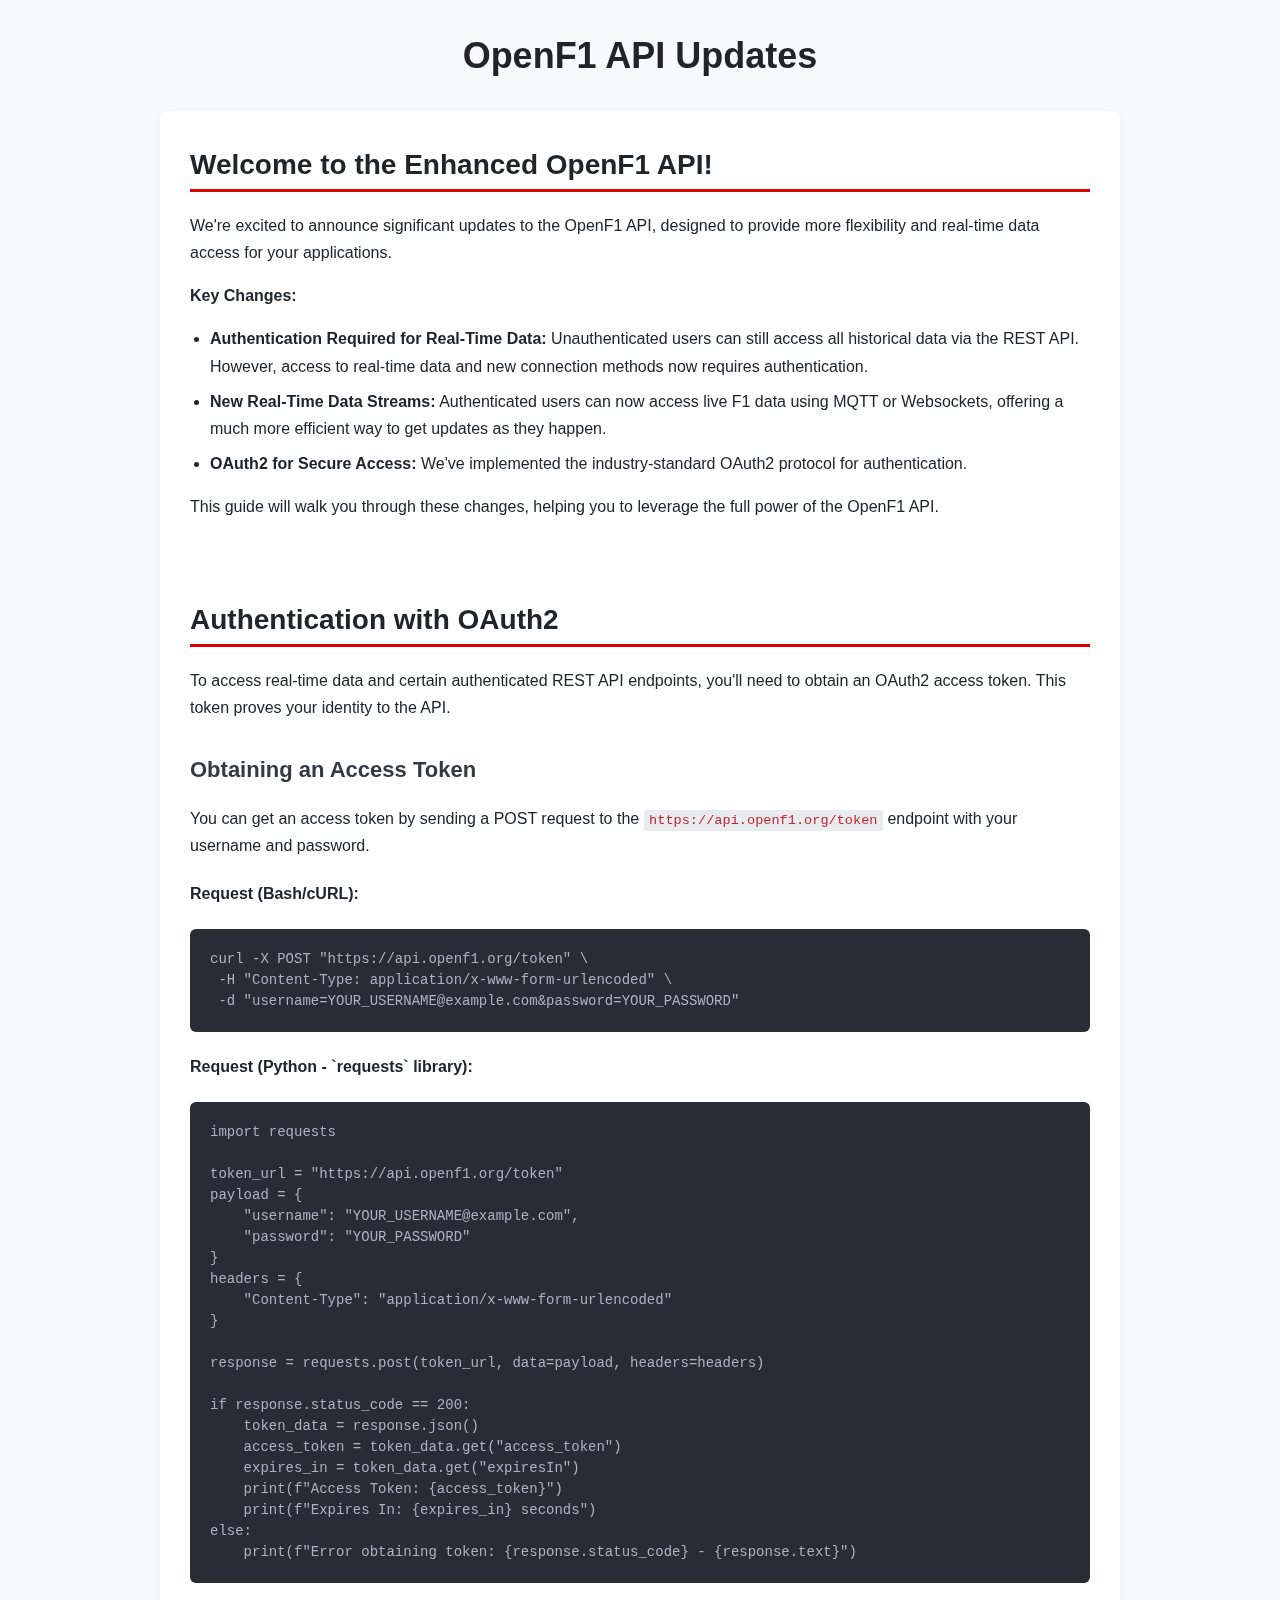
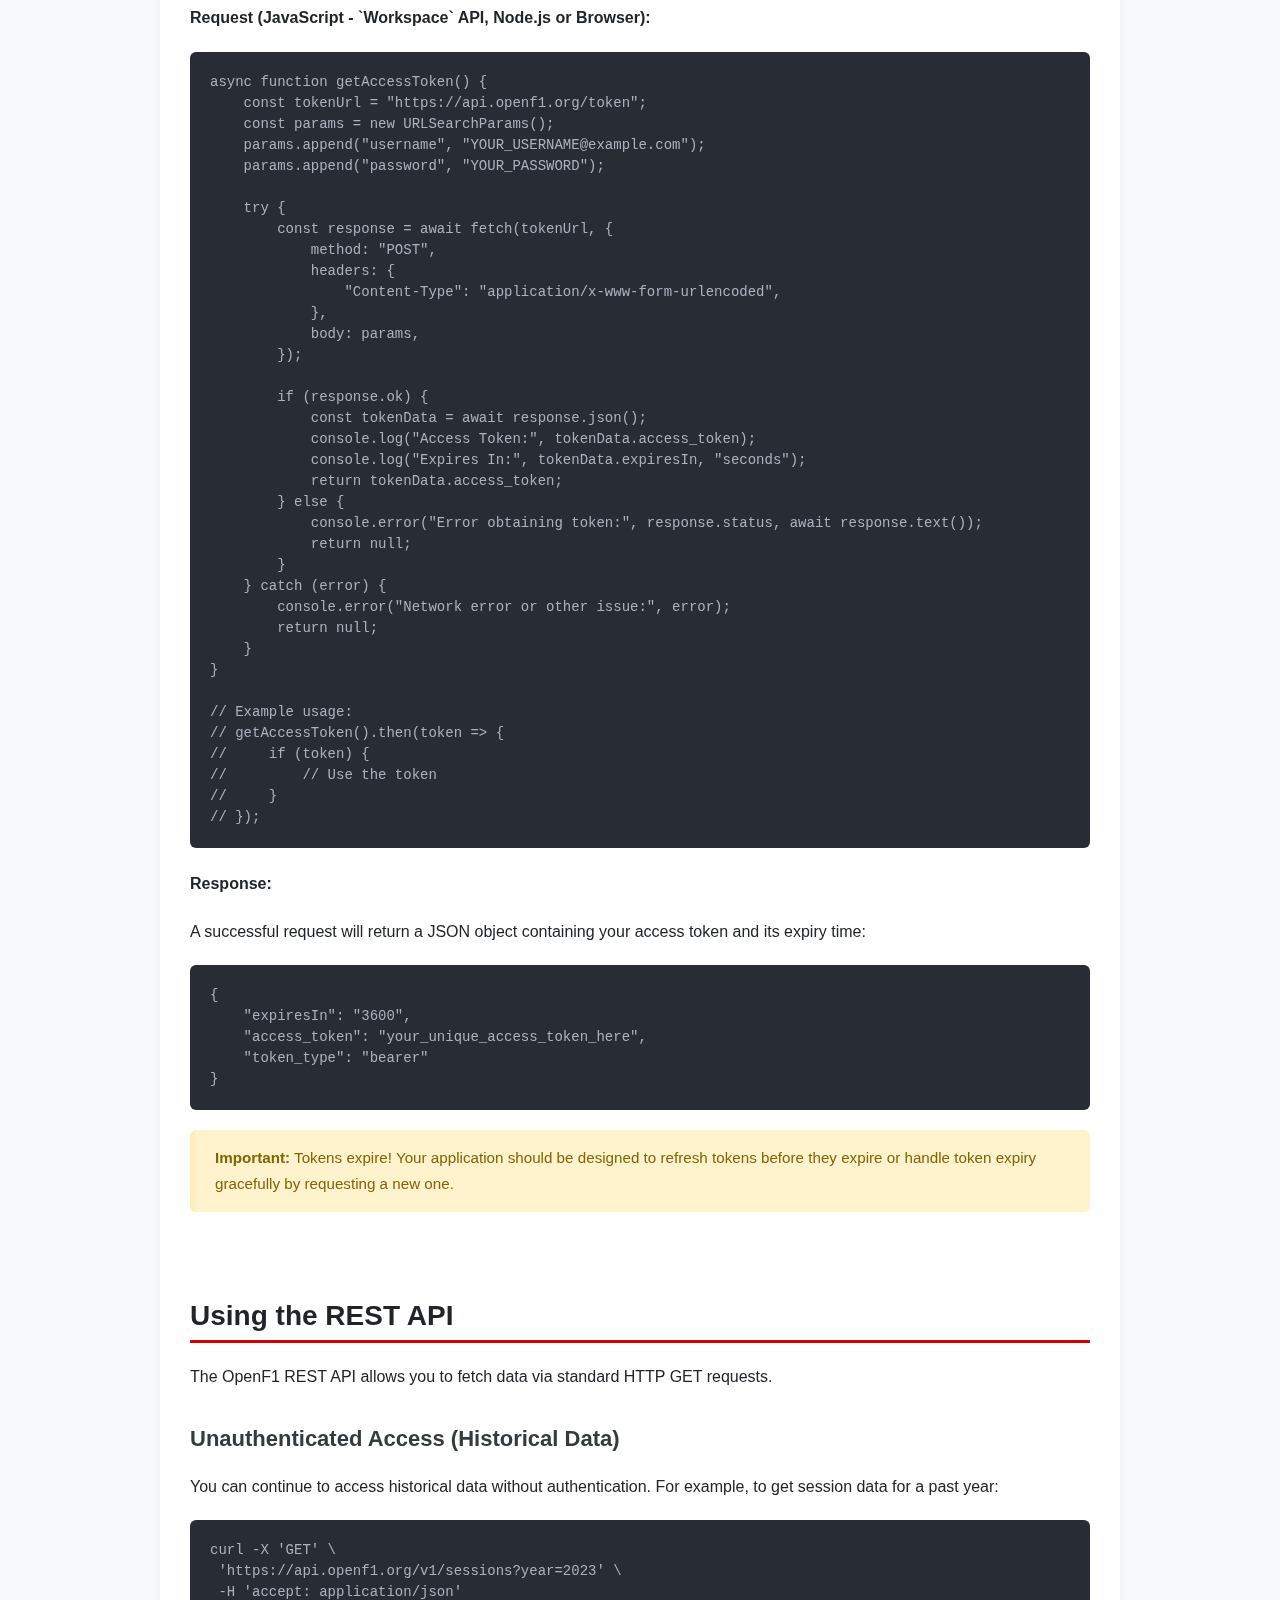
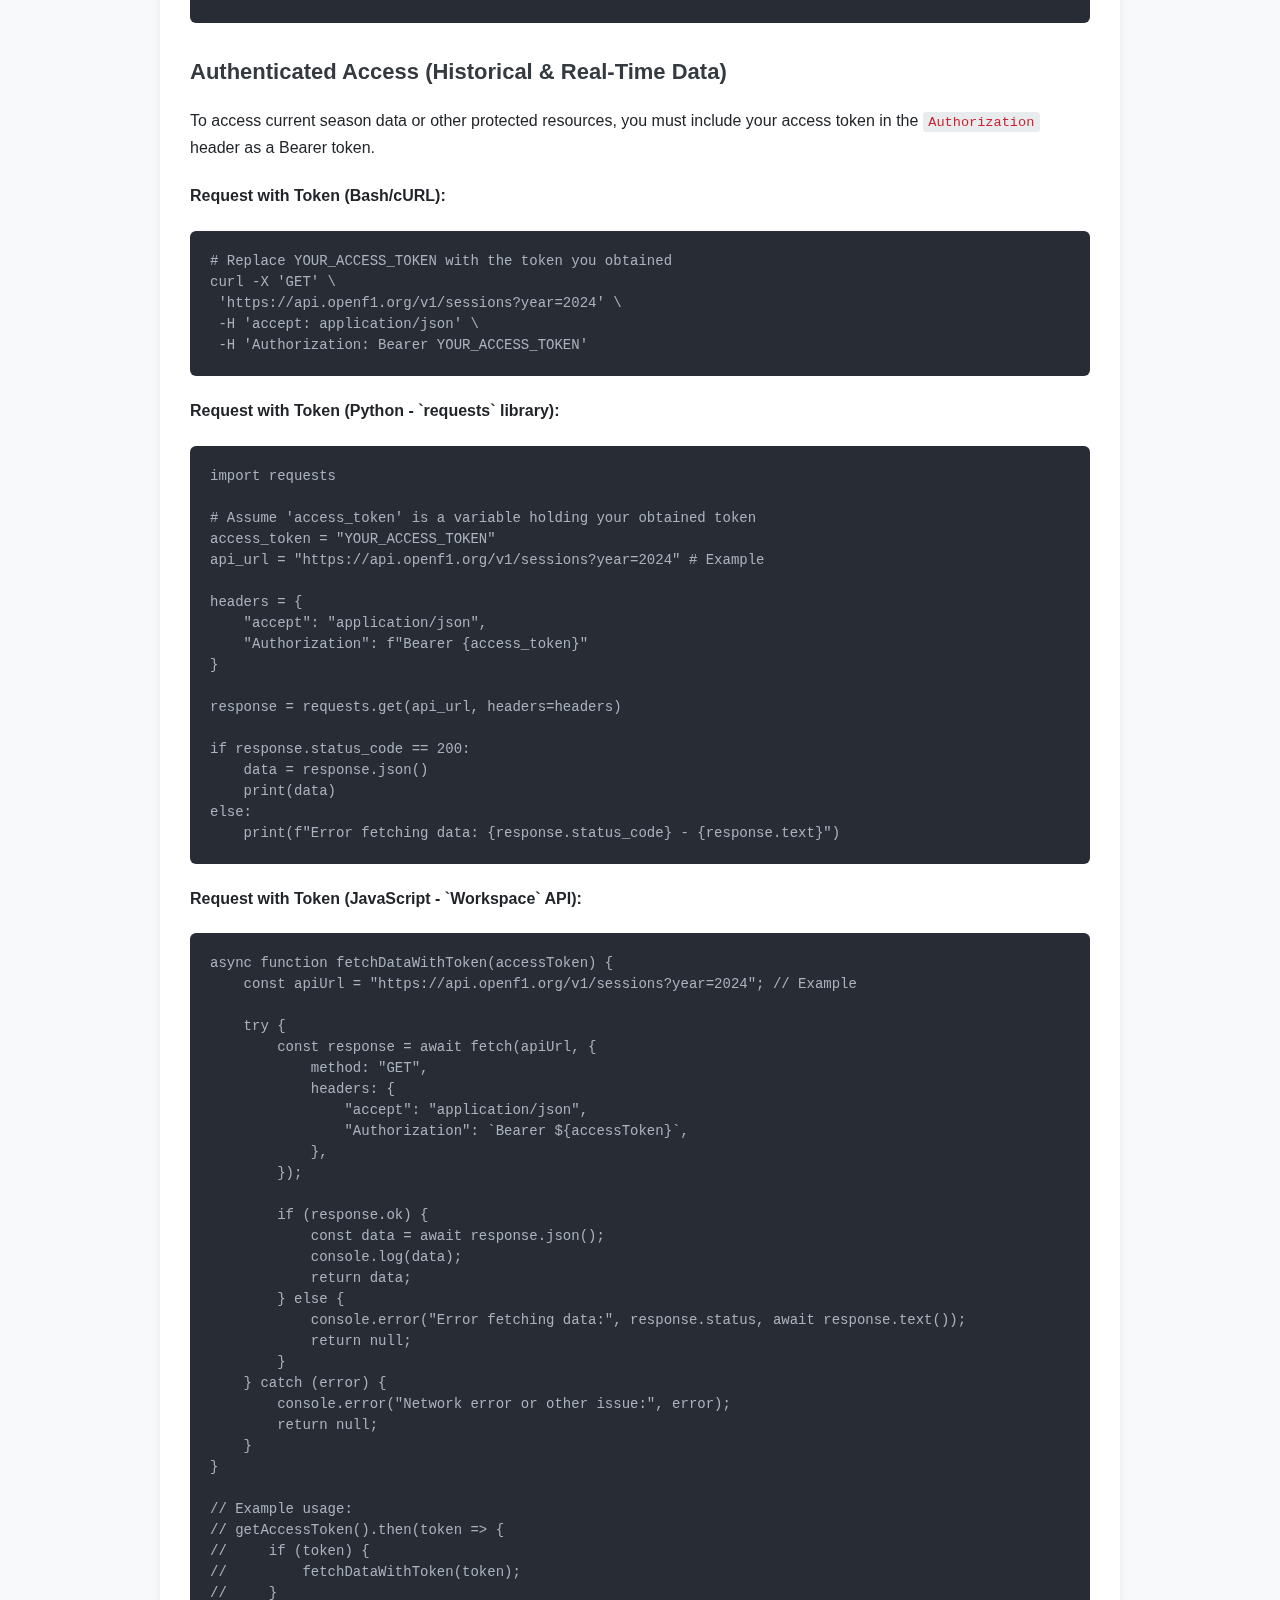
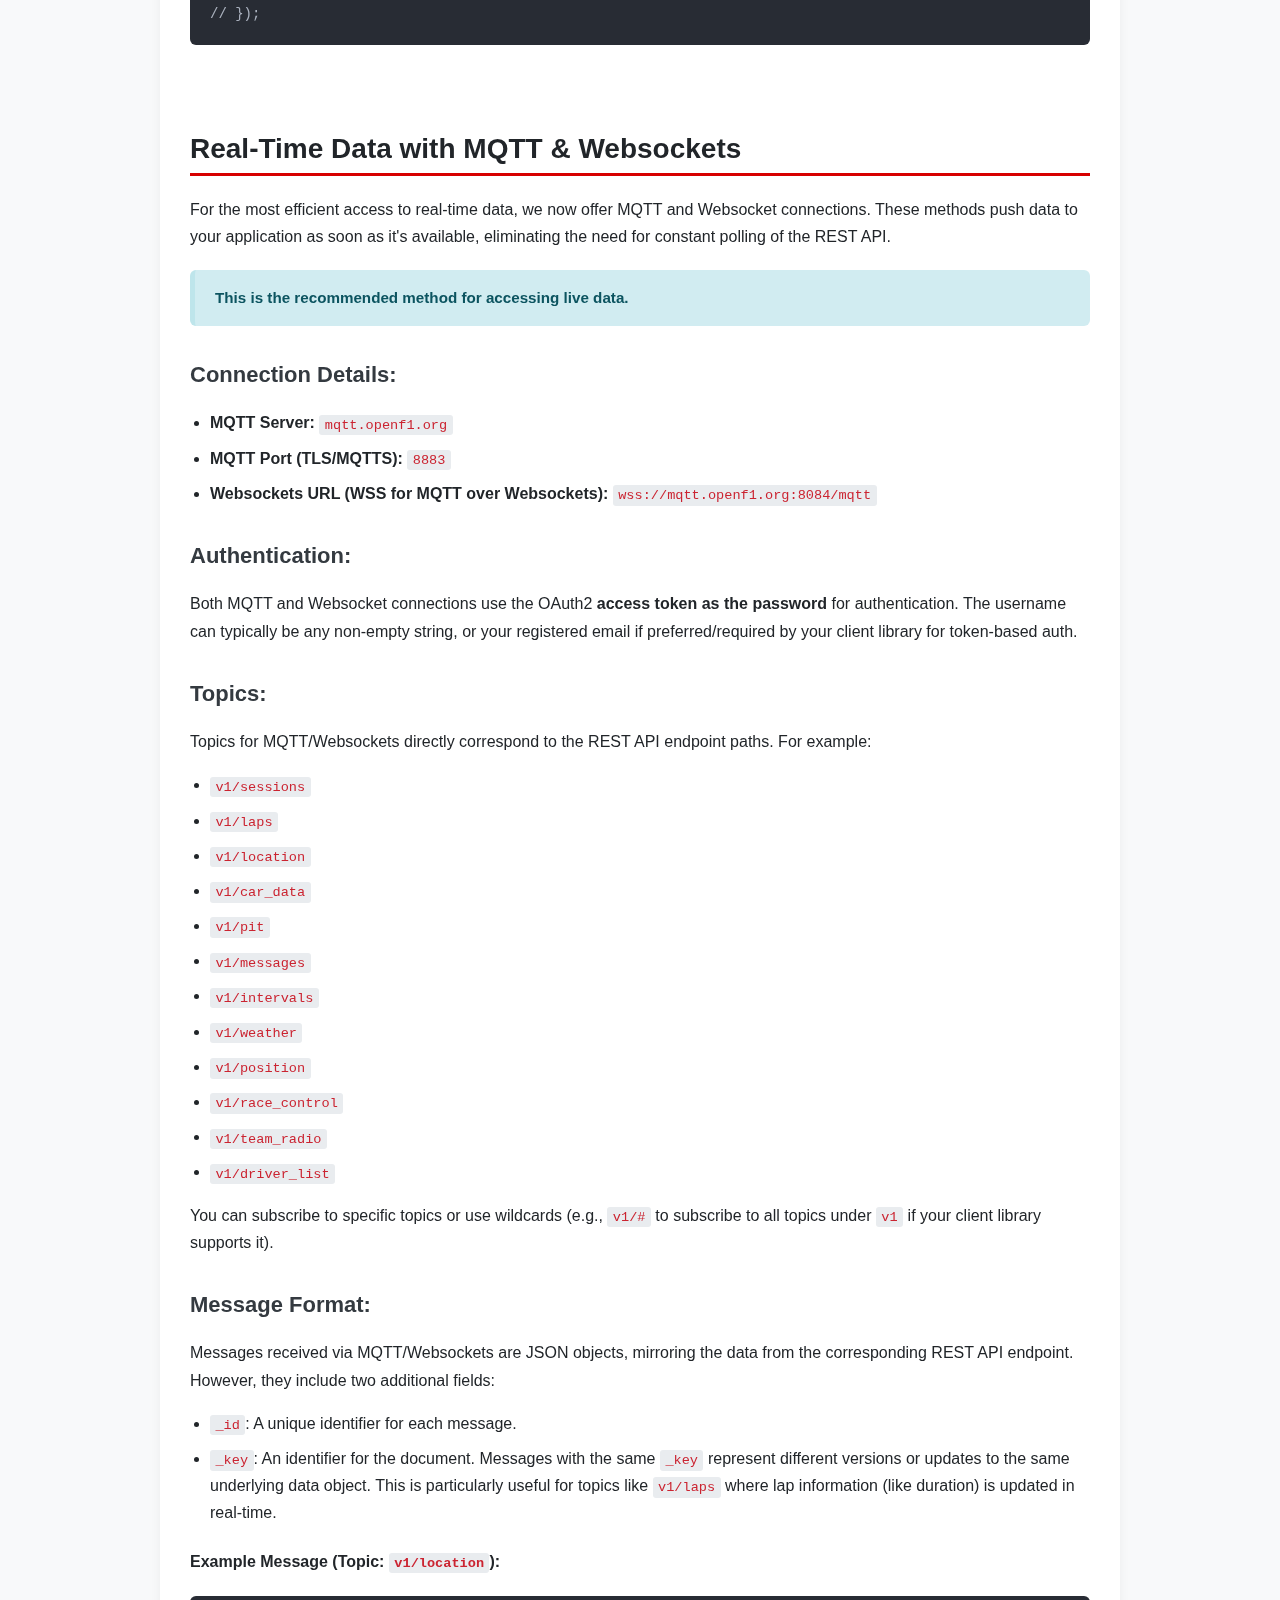
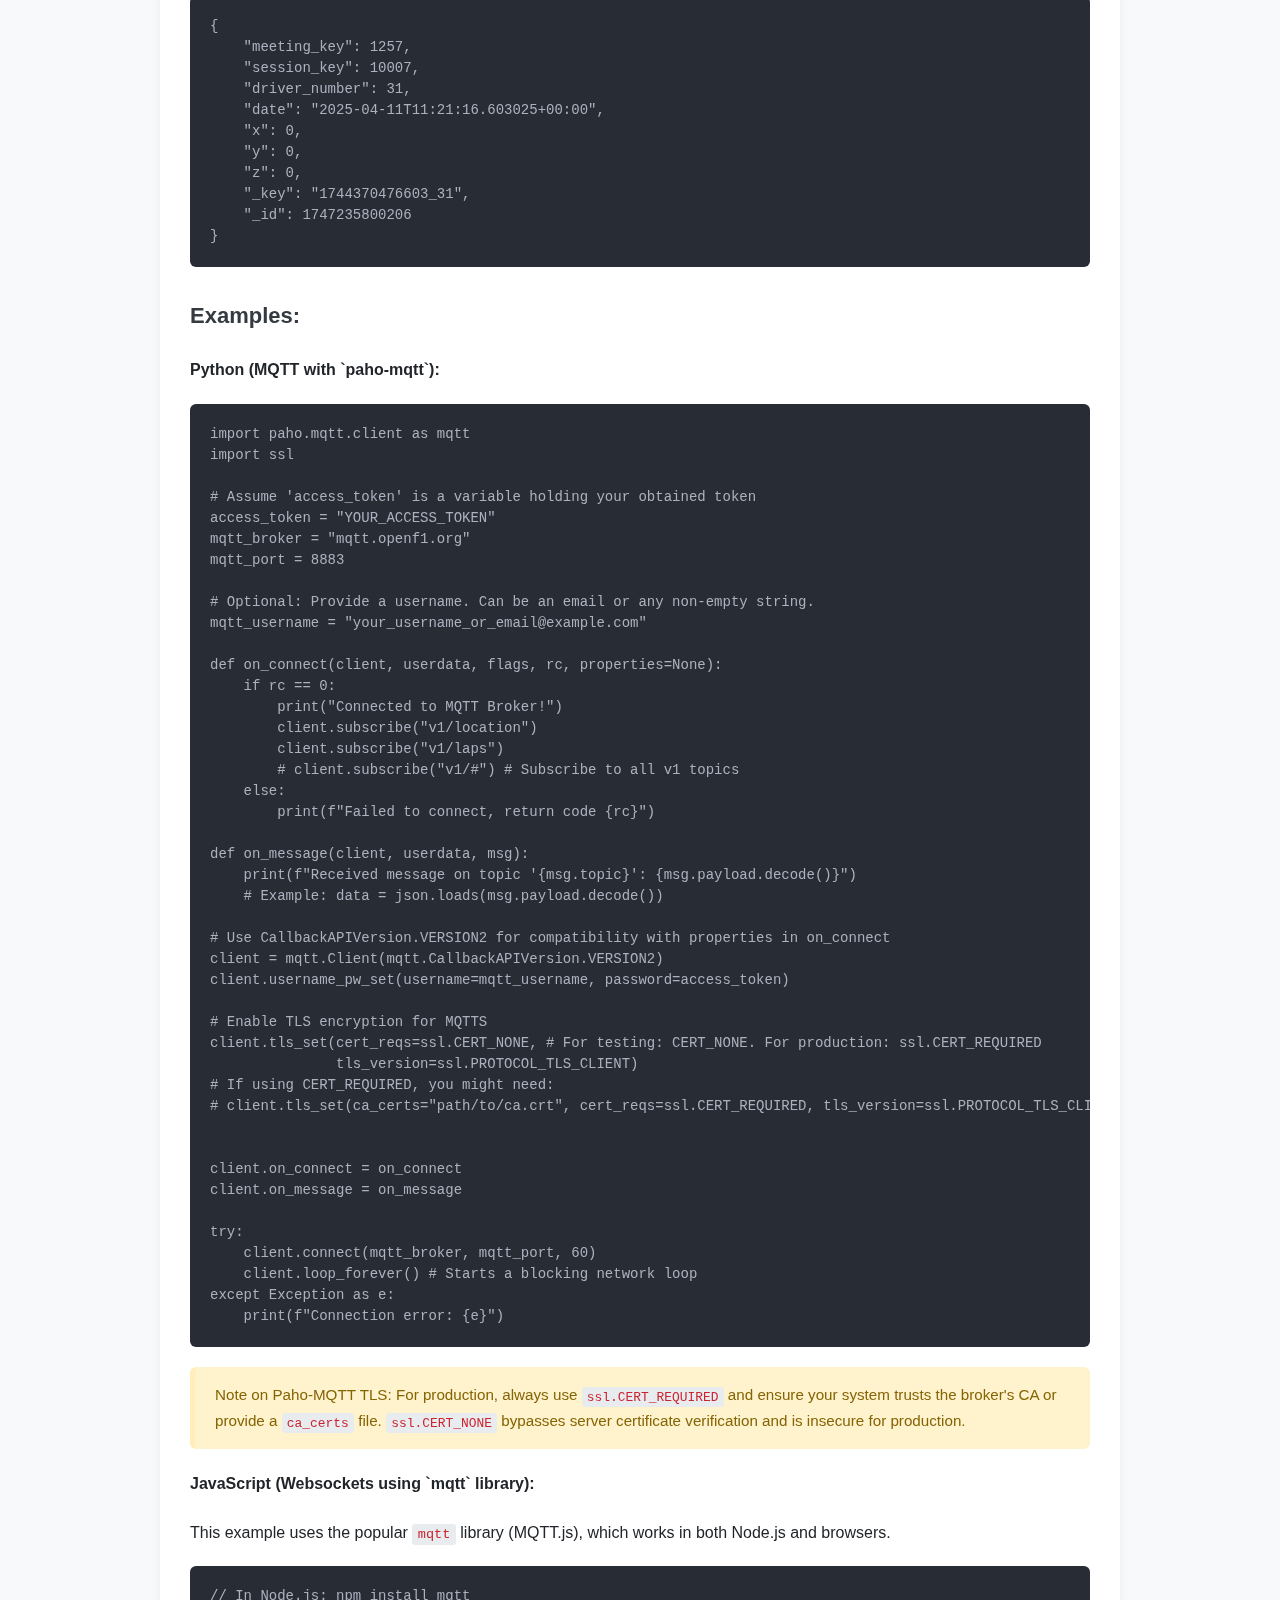
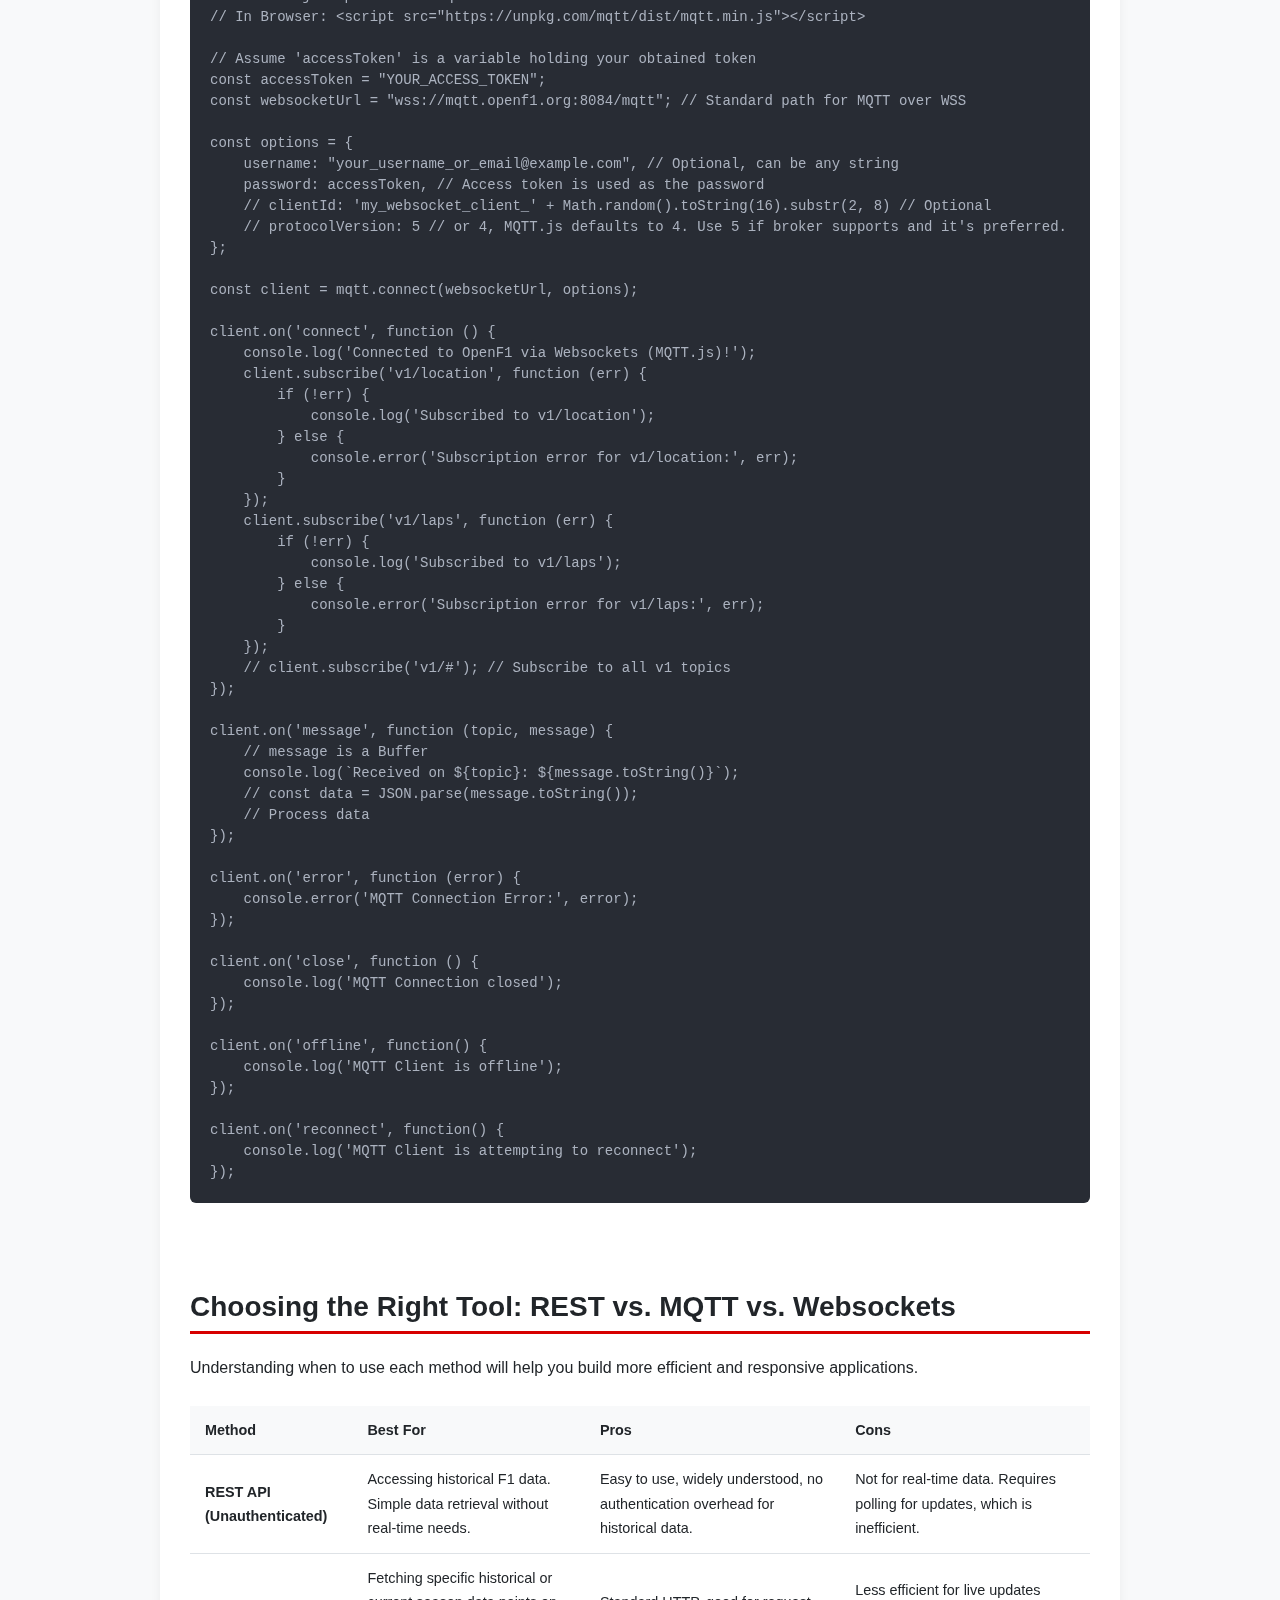
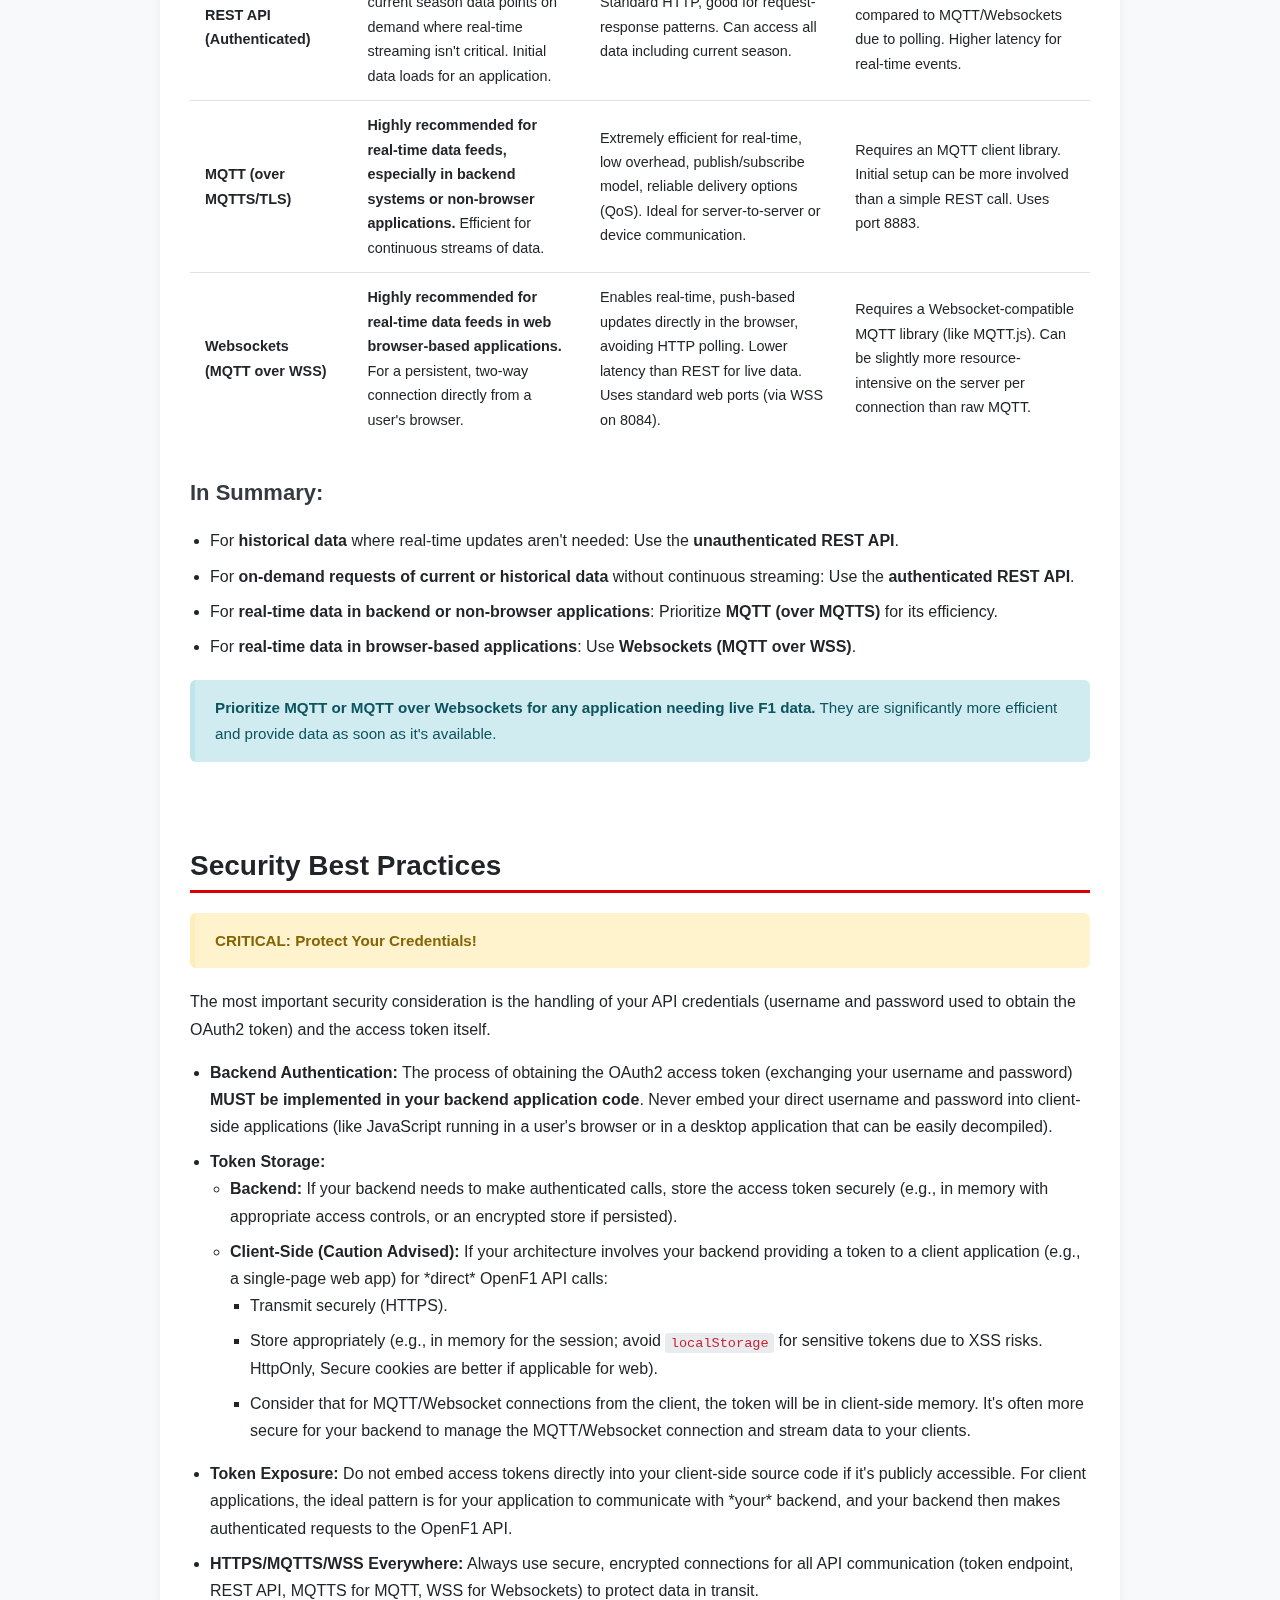
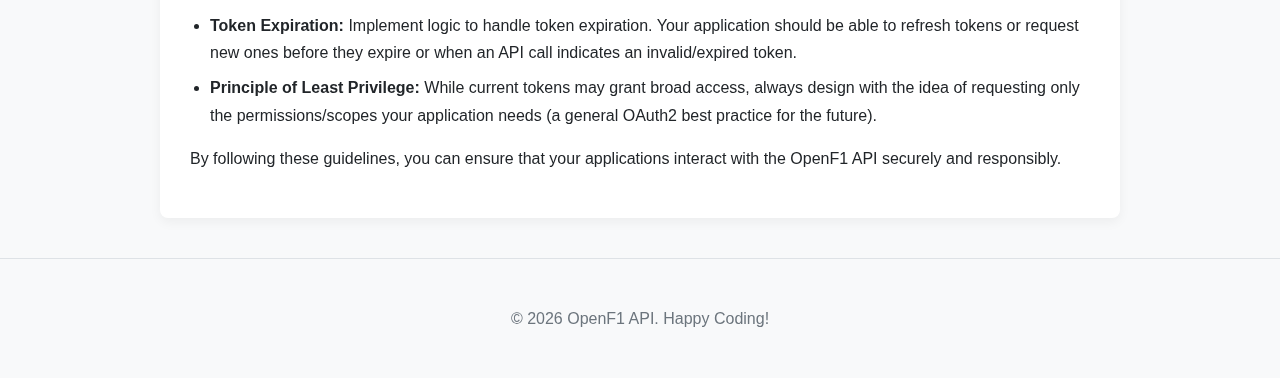
<file: pages/real_time.html>
<!DOCTYPE html>
<html lang="en">
  <head>
    <meta charset="UTF-8" />
    <meta name="viewport" content="width=device-width, initial-scale=1.0" />
    <title>OpenF1 API - New Authentication and Real-time Data Guide</title>
    <!DOCTYPE html>
    <html lang="en">
      <head>
        <meta charset="UTF-8" />
        <meta name="viewport" content="width=device-width, initial-scale=1.0" />
        <title>OpenF1 API - New Authentication and Real-time Data Guide</title>
        <style>
          :root {
            --background-color: #ffffff;
            --text-color: #212529;
            --muted-text-color: #6c757d;
            --primary-accent-color: #d70000;
            --light-gray-background: #f8f9fa;
            --border-color: #dee2e6;
            --code-background-color: #282c34; /* Dark background for code */
            --code-text-color: #abb2bf; /* Light text for code */
            --font-family-sans-serif: -apple-system, BlinkMacSystemFont,
              "Segoe UI", Roboto, "Helvetica Neue", Arial, sans-serif,
              "Apple Color Emoji", "Segoe UI Emoji", "Segoe UI Symbol";
            --font-family-monospace: SFMono-Regular, Menlo, Monaco, Consolas,
              "Liberation Mono", "Courier New", monospace;
          }

          body {
            font-family: var(--font-family-sans-serif);
            line-height: 1.7;
            margin: 0;
            padding: 0;
            background-color: var(--light-gray-background);
            color: var(--text-color);
            font-size: 16px;
          }

          .container {
            max-width: 900px;
            margin: 25px auto;
            padding: 30px;
            background: var(--background-color);
            border-radius: 8px;
            -webkit-box-shadow: 0 4px 12px rgba(0, 0, 0, 0.05);
                    box-shadow: 0 4px 12px rgba(0, 0, 0, 0.05);
          }

          header {
            text-align: center;
            margin-bottom: 0px;
            margin-top: 25px;
          }

          header h1 {
            margin: 0;
            font-size: 2.25rem; /* 36px */
            font-weight: 600;
            color: var(--text-color);
          }

          section {
            margin-bottom: 40px;
            padding-bottom: 20px;
          }

          section:last-child {
            border-bottom: none;
            margin-bottom: 0;
            padding-bottom: 0;
          }

          h2 {
            font-size: 1.75rem; /* 28px */
            font-weight: 600;
            color: var(--text-color);
            margin-top: 0;
            margin-bottom: 20px;
            padding-bottom: 0px;
            border-bottom: 3px solid var(--primary-accent-color);
          }

          h3 {
            font-size: 1.375rem; /* 22px */
            font-weight: 600;
            color: #343a40;
            margin-top: 30px;
            margin-bottom: 15px;
          }

          p,
          ul,
          ol {
            margin-bottom: 1rem;
            font-size: 1rem; /* 16px */
          }

          ul,
          ol {
            padding-left: 20px;
          }

          li {
            margin-bottom: 0.5rem;
          }

          pre {
            background: var(--code-background-color);
            color: var(--code-text-color);
            padding: 20px;
            border-radius: 6px;
            overflow-x: auto;
            font-family: var(--font-family-monospace);
            font-size: 0.875rem; /* 14px */
            line-height: 1.5;
            margin: 20px 0;
          }

          code {
            /* Inline code */
            font-family: var(--font-family-monospace);
            background-color: #e9ecef;
            color: #cb2431; /* A subtle red for inline code to differentiate */
            padding: 0.2em 0.4em;
            margin: 0;
            font-size: 85%;
            border-radius: 3px;
          }

          pre code {
            /* Code within pre blocks */
            background-color: transparent;
            color: inherit;
            padding: 0;
            margin: 0;
            font-size: inherit;
            border-radius: 0;
          }

          .important,
          .tip {
            padding: 15px 20px;
            margin: 20px 0;
            border-radius: 6px;
            font-size: 0.95rem;
          }

          .important {
            background-color: #fff3cd; /* Light yellow */
            border-left: 5px solid #ffeeba; /* Yellow */
            color: #856404;
          }

          .tip {
            background-color: #d1ecf1; /* Light blue */
            border-left: 5px solid #bee5eb; /* Blue */
            color: #0c5460;
          }

          table {
            width: 100%;
            border-collapse: collapse;
            margin: 25px 0;
            font-size: 0.9rem;
          }

          th,
          td {
            padding: 12px 15px;
            text-align: left;
            border-bottom: 1px solid var(--border-color);
          }

          th {
            background-color: var(--light-gray-background);
            font-weight: 600;
            color: var(--text-color);
          }

          tr:last-child td {
            border-bottom: none;
          }

          tr:hover {
            background-color: #f1f3f5;
          }

          .button {
            display: inline-block;
            background-color: var(--primary-accent-color);
            color: var(--background-color);
            padding: 10px 20px;
            text-decoration: none;
            border-radius: 5px;
            font-weight: 500;
            font-size: 0.95rem;
            -webkit-transition: background-color 0.2s ease-in-out, -webkit-transform 0.1s ease;
            transition: background-color 0.2s ease-in-out, -webkit-transform 0.1s ease;
            transition: background-color 0.2s ease-in-out, transform 0.1s ease;
            transition: background-color 0.2s ease-in-out, transform 0.1s ease, -webkit-transform 0.1s ease;
          }

          .button:hover,
          .button:focus {
            background-color: #0056b3; /* Darker shade of accent */
            color: var(--background-color);
            -webkit-transform: translateY(-1px);
                    transform: translateY(-1px);
          }

          footer {
            text-align: center;
            padding: 30px 0;
            margin-top: 40px;
            font-size: 0.9rem;
            color: var(--muted-text-color);
            border-top: 1px solid var(--border-color);
          }

          /* Responsive adjustments */
          @media (max-width: 768px) {
            body {
              font-size: 15px; /* Slightly smaller base font for mobile */
            }

            .container {
              margin: 0;
              padding: 20px; /* Padding inside the container */
              width: 100%;
              -webkit-box-sizing: border-box;
                      box-sizing: border-box;
              border-radius: 0;
              -webkit-box-shadow: none;
                      box-shadow: none;
            }

            header {
              margin-bottom: 20px; /* Reduce margin */
              -webkit-box-sizing: border-box;
                      box-sizing: border-box; /* Add this for consistency */
            }

            header h1 {
              font-size: 1.9rem;
            }

            h2 {
              font-size: 1.6rem;
            }

            h3 {
              font-size: 1.25rem;
            }

            /* ... (rest of your mobile styles for table, pre, footer etc.) ... */
            table {
              font-size: 0.85rem;
              display: block; /* Make table block to allow horizontal scrolling if needed */
              overflow-x: auto; /* Add horizontal scroll to table itself */
              -webkit-overflow-scrolling: touch; /* Smooth scrolling on iOS */
            }

            th,
            td {
              padding: 8px 5px;
              /* word-break: break-word; /* Already there, good */
            }

            pre {
              padding: 15px;
              font-size: 0.8rem;
              white-space: pre-wrap; /* Allow text to wrap in code blocks */
              word-break: break-all; /* More aggressive word breaking if needed */
            }

            footer {
              padding: 20px;
              -webkit-box-sizing: border-box;
                      box-sizing: border-box; /* Add this */
            }
          }
        </style>
      </head>
      <body>
        <header>
          <h1>OpenF1 API Updates</h1>
        </header>

        <div class="container">
          <section id="introduction">
            <h2>Welcome to the Enhanced OpenF1 API!</h2>
            <p>
              We're excited to announce significant updates to the OpenF1 API,
              designed to provide more flexibility and real-time data access for
              your applications.
            </p>
            <p><strong>Key Changes:</strong></p>
            <ul>
              <li>
                <strong>Authentication Required for Real-Time Data:</strong>
                Unauthenticated users can still access all historical data via
                the REST API. However, access to real-time data and new
                connection methods now requires authentication.
              </li>
              <li>
                <strong>New Real-Time Data Streams:</strong> Authenticated users
                can now access live F1 data using MQTT or Websockets, offering a
                much more efficient way to get updates as they happen.
              </li>
              <li>
                <strong>OAuth2 for Secure Access:</strong> We've implemented the
                industry-standard OAuth2 protocol for authentication.
              </li>
            </ul>
            <p>
              This guide will walk you through these changes, helping you to
              leverage the full power of the OpenF1 API.
            </p>
          </section>

          <section id="authentication">
            <h2>Authentication with OAuth2</h2>
            <p>
              To access real-time data and certain authenticated REST API
              endpoints, you'll need to obtain an OAuth2 access token. This
              token proves your identity to the API.
            </p>

            <h3>Obtaining an Access Token</h3>
            <p>
              You can get an access token by sending a POST request to the
              <code>https://api.openf1.org/token</code> endpoint with your
              username and password.
            </p>

            <h4>Request (Bash/cURL):</h4>
            <pre><code class="language-bash">curl -X POST "https://api.openf1.org/token" \
 -H "Content-Type: application/x-www-form-urlencoded" \
 -d "username=YOUR_USERNAME@example.com&password=YOUR_PASSWORD"</code></pre>

            <h4>Request (Python - `requests` library):</h4>
            <pre><code class="language-python">import requests

token_url = "https://api.openf1.org/token"
payload = {
    "username": "YOUR_USERNAME@example.com",
    "password": "YOUR_PASSWORD"
}
headers = {
    "Content-Type": "application/x-www-form-urlencoded"
}

response = requests.post(token_url, data=payload, headers=headers)

if response.status_code == 200:
    token_data = response.json()
    access_token = token_data.get("access_token")
    expires_in = token_data.get("expiresIn")
    print(f"Access Token: {access_token}")
    print(f"Expires In: {expires_in} seconds")
else:
    print(f"Error obtaining token: {response.status_code} - {response.text}")</code></pre>

            <h4>Request (JavaScript - `Workspace` API, Node.js or Browser):</h4>
            <pre><code class="language-javascript">async function getAccessToken() {
    const tokenUrl = "https://api.openf1.org/token";
    const params = new URLSearchParams();
    params.append("username", "YOUR_USERNAME@example.com");
    params.append("password", "YOUR_PASSWORD");

    try {
        const response = await fetch(tokenUrl, {
            method: "POST",
            headers: {
                "Content-Type": "application/x-www-form-urlencoded",
            },
            body: params,
        });

        if (response.ok) {
            const tokenData = await response.json();
            console.log("Access Token:", tokenData.access_token);
            console.log("Expires In:", tokenData.expiresIn, "seconds");
            return tokenData.access_token;
        } else {
            console.error("Error obtaining token:", response.status, await response.text());
            return null;
        }
    } catch (error) {
        console.error("Network error or other issue:", error);
        return null;
    }
}

// Example usage:
// getAccessToken().then(token => {
//     if (token) {
//         // Use the token
//     }
// });</code></pre>

            <h4>Response:</h4>
            <p>
              A successful request will return a JSON object containing your
              access token and its expiry time:
            </p>
            <pre><code class="language-json">{
    "expiresIn": "3600",
    "access_token": "your_unique_access_token_here",
    "token_type": "bearer"
}</code></pre>
            <p class="important">
              <strong>Important:</strong> Tokens expire! Your application should
              be designed to refresh tokens before they expire or handle token
              expiry gracefully by requesting a new one.
            </p>
          </section>

          <section id="rest-api">
            <h2>Using the REST API</h2>
            <p>
              The OpenF1 REST API allows you to fetch data via standard HTTP GET
              requests.
            </p>

            <h3>Unauthenticated Access (Historical Data)</h3>
            <p>
              You can continue to access historical data without authentication.
              For example, to get session data for a past year:
            </p>
            <pre><code class="language-bash">curl -X 'GET' \
 'https://api.openf1.org/v1/sessions?year=2023' \
 -H 'accept: application/json'</code></pre>

            <h3>Authenticated Access (Historical & Real-Time Data)</h3>
            <p>
              To access current season data or other protected resources, you
              must include your access token in the
              <code>Authorization</code> header as a Bearer token.
            </p>

            <h4>Request with Token (Bash/cURL):</h4>
            <pre><code class="language-bash"># Replace YOUR_ACCESS_TOKEN with the token you obtained
curl -X 'GET' \
 'https://api.openf1.org/v1/sessions?year=2024' \
 -H 'accept: application/json' \
 -H 'Authorization: Bearer YOUR_ACCESS_TOKEN'</code></pre>

            <h4>Request with Token (Python - `requests` library):</h4>
            <pre><code class="language-python">import requests

# Assume 'access_token' is a variable holding your obtained token
access_token = "YOUR_ACCESS_TOKEN"
api_url = "https://api.openf1.org/v1/sessions?year=2024" # Example

headers = {
    "accept": "application/json",
    "Authorization": f"Bearer {access_token}"
}

response = requests.get(api_url, headers=headers)

if response.status_code == 200:
    data = response.json()
    print(data)
else:
    print(f"Error fetching data: {response.status_code} - {response.text}")</code></pre>

            <h4>Request with Token (JavaScript - `Workspace` API):</h4>
            <pre><code class="language-javascript">async function fetchDataWithToken(accessToken) {
    const apiUrl = "https://api.openf1.org/v1/sessions?year=2024"; // Example

    try {
        const response = await fetch(apiUrl, {
            method: "GET",
            headers: {
                "accept": "application/json",
                "Authorization": `Bearer ${accessToken}`,
            },
        });

        if (response.ok) {
            const data = await response.json();
            console.log(data);
            return data;
        } else {
            console.error("Error fetching data:", response.status, await response.text());
            return null;
        }
    } catch (error) {
        console.error("Network error or other issue:", error);
        return null;
    }
}

// Example usage:
// getAccessToken().then(token => {
//     if (token) {
//         fetchDataWithToken(token);
//     }
// });</code></pre>
          </section>

          <section id="mqtt-websockets">
            <h2>Real-Time Data with MQTT & Websockets</h2>
            <p>
              For the most efficient access to real-time data, we now offer MQTT
              and Websocket connections. These methods push data to your
              application as soon as it's available, eliminating the need for
              constant polling of the REST API.
            </p>
            <p class="tip">
              <strong
                >This is the recommended method for accessing live data.</strong
              >
            </p>

            <h3>Connection Details:</h3>
            <ul>
              <li>
                <strong>MQTT Server:</strong> <code>mqtt.openf1.org</code>
              </li>
              <li><strong>MQTT Port (TLS/MQTTS):</strong> <code>8883</code></li>
              <li>
                <strong>Websockets URL (WSS for MQTT over Websockets):</strong>
                <code>wss://mqtt.openf1.org:8084/mqtt</code>
              </li>
            </ul>

            <h3>Authentication:</h3>
            <p>
              Both MQTT and Websocket connections use the OAuth2
              <strong>access token as the password</strong> for authentication.
              The username can typically be any non-empty string, or your
              registered email if preferred/required by your client library for
              token-based auth.
            </p>

            <h3>Topics:</h3>
            <p>
              Topics for MQTT/Websockets directly correspond to the REST API
              endpoint paths. For example:
            </p>
            <ul>
              <li><code>v1/sessions</code></li>
              <li><code>v1/laps</code></li>
              <li><code>v1/location</code></li>
              <li><code>v1/car_data</code></li>
              <li><code>v1/pit</code></li>
              <li><code>v1/messages</code></li>
              <li><code>v1/intervals</code></li>
              <li><code>v1/weather</code></li>
              <li><code>v1/position</code></li>
              <li><code>v1/race_control</code></li>
              <li><code>v1/team_radio</code></li>
              <li><code>v1/driver_list</code></li>
            </ul>
            <p>
              You can subscribe to specific topics or use wildcards (e.g.,
              <code>v1/#</code> to subscribe to all topics under
              <code>v1</code> if your client library supports it).
            </p>

            <h3>Message Format:</h3>
            <p>
              Messages received via MQTT/Websockets are JSON objects, mirroring
              the data from the corresponding REST API endpoint. However, they
              include two additional fields:
            </p>
            <ul>
              <li><code>_id</code>: A unique identifier for each message.</li>
              <li>
                <code>_key</code>: An identifier for the document. Messages with
                the same <code>_key</code> represent different versions or
                updates to the same underlying data object. This is particularly
                useful for topics like <code>v1/laps</code> where lap
                information (like duration) is updated in real-time.
              </li>
            </ul>

            <h4>Example Message (Topic: <code>v1/location</code>):</h4>
            <pre><code class="language-json">{
    "meeting_key": 1257,
    "session_key": 10007,
    "driver_number": 31,
    "date": "2025-04-11T11:21:16.603025+00:00",
    "x": 0,
    "y": 0,
    "z": 0,
    "_key": "1744370476603_31",
    "_id": 1747235800206
}</code></pre>

            <h3>Examples:</h3>

            <h4>Python (MQTT with `paho-mqtt`):</h4>
            <pre><code class="language-python">import paho.mqtt.client as mqtt
import ssl

# Assume 'access_token' is a variable holding your obtained token
access_token = "YOUR_ACCESS_TOKEN"
mqtt_broker = "mqtt.openf1.org"
mqtt_port = 8883

# Optional: Provide a username. Can be an email or any non-empty string.
mqtt_username = "your_username_or_email@example.com"

def on_connect(client, userdata, flags, rc, properties=None):
    if rc == 0:
        print("Connected to MQTT Broker!")
        client.subscribe("v1/location")
        client.subscribe("v1/laps")
        # client.subscribe("v1/#") # Subscribe to all v1 topics
    else:
        print(f"Failed to connect, return code {rc}")

def on_message(client, userdata, msg):
    print(f"Received message on topic '{msg.topic}': {msg.payload.decode()}")
    # Example: data = json.loads(msg.payload.decode())

# Use CallbackAPIVersion.VERSION2 for compatibility with properties in on_connect
client = mqtt.Client(mqtt.CallbackAPIVersion.VERSION2)
client.username_pw_set(username=mqtt_username, password=access_token)

# Enable TLS encryption for MQTTS
client.tls_set(cert_reqs=ssl.CERT_NONE, # For testing: CERT_NONE. For production: ssl.CERT_REQUIRED
               tls_version=ssl.PROTOCOL_TLS_CLIENT)
# If using CERT_REQUIRED, you might need:
# client.tls_set(ca_certs="path/to/ca.crt", cert_reqs=ssl.CERT_REQUIRED, tls_version=ssl.PROTOCOL_TLS_CLIENT)


client.on_connect = on_connect
client.on_message = on_message

try:
    client.connect(mqtt_broker, mqtt_port, 60)
    client.loop_forever() # Starts a blocking network loop
except Exception as e:
    print(f"Connection error: {e}")
</code></pre>
            <p class="important">
              Note on Paho-MQTT TLS: For production, always use
              <code>ssl.CERT_REQUIRED</code> and ensure your system trusts the
              broker's CA or provide a <code>ca_certs</code> file.
              <code>ssl.CERT_NONE</code> bypasses server certificate
              verification and is insecure for production.
            </p>

            <h4>JavaScript (Websockets using `mqtt` library):</h4>
            <p>
              This example uses the popular <code>mqtt</code> library (MQTT.js),
              which works in both Node.js and browsers.
            </p>
            <pre><code class="language-javascript">// In Node.js: npm install mqtt
// In Browser: &lt;script src="https://unpkg.com/mqtt/dist/mqtt.min.js"&gt;&lt;/script&gt;

// Assume 'accessToken' is a variable holding your obtained token
const accessToken = "YOUR_ACCESS_TOKEN";
const websocketUrl = "wss://mqtt.openf1.org:8084/mqtt"; // Standard path for MQTT over WSS

const options = {
    username: "your_username_or_email@example.com", // Optional, can be any string
    password: accessToken, // Access token is used as the password
    // clientId: 'my_websocket_client_' + Math.random().toString(16).substr(2, 8) // Optional
    // protocolVersion: 5 // or 4, MQTT.js defaults to 4. Use 5 if broker supports and it's preferred.
};

const client = mqtt.connect(websocketUrl, options);

client.on('connect', function () {
    console.log('Connected to OpenF1 via Websockets (MQTT.js)!');
    client.subscribe('v1/location', function (err) {
        if (!err) {
            console.log('Subscribed to v1/location');
        } else {
            console.error('Subscription error for v1/location:', err);
        }
    });
    client.subscribe('v1/laps', function (err) {
        if (!err) {
            console.log('Subscribed to v1/laps');
        } else {
            console.error('Subscription error for v1/laps:', err);
        }
    });
    // client.subscribe('v1/#'); // Subscribe to all v1 topics
});

client.on('message', function (topic, message) {
    // message is a Buffer
    console.log(`Received on ${topic}: ${message.toString()}`);
    // const data = JSON.parse(message.toString());
    // Process data
});

client.on('error', function (error) {
    console.error('MQTT Connection Error:', error);
});

client.on('close', function () {
    console.log('MQTT Connection closed');
});

client.on('offline', function() {
    console.log('MQTT Client is offline');
});

client.on('reconnect', function() {
    console.log('MQTT Client is attempting to reconnect');
});
</code></pre>
          </section>

          <section id="choosing-tool">
            <h2>Choosing the Right Tool: REST vs. MQTT vs. Websockets</h2>
            <p>
              Understanding when to use each method will help you build more
              efficient and responsive applications.
            </p>

            <table>
              <thead>
                <tr>
                  <th>Method</th>
                  <th>Best For</th>
                  <th>Pros</th>
                  <th>Cons</th>
                </tr>
              </thead>
              <tbody>
                <tr>
                  <td><strong>REST API (Unauthenticated)</strong></td>
                  <td>
                    Accessing historical F1 data. Simple data retrieval without
                    real-time needs.
                  </td>
                  <td>
                    Easy to use, widely understood, no authentication overhead
                    for historical data.
                  </td>
                  <td>
                    Not for real-time data. Requires polling for updates, which
                    is inefficient.
                  </td>
                </tr>
                <tr>
                  <td><strong>REST API (Authenticated)</strong></td>
                  <td>
                    Fetching specific historical or current season data points
                    on demand where real-time streaming isn't critical. Initial
                    data loads for an application.
                  </td>
                  <td>
                    Standard HTTP, good for request-response patterns. Can
                    access all data including current season.
                  </td>
                  <td>
                    Less efficient for live updates compared to MQTT/Websockets
                    due to polling. Higher latency for real-time events.
                  </td>
                </tr>
                <tr>
                  <td><strong>MQTT (over MQTTS/TLS)</strong></td>
                  <td>
                    <strong
                      >Highly recommended for real-time data feeds, especially
                      in backend systems or non-browser applications.</strong
                    >
                    Efficient for continuous streams of data.
                  </td>
                  <td>
                    Extremely efficient for real-time, low overhead,
                    publish/subscribe model, reliable delivery options (QoS).
                    Ideal for server-to-server or device communication.
                  </td>
                  <td>
                    Requires an MQTT client library. Initial setup can be more
                    involved than a simple REST call. Uses port 8883.
                  </td>
                </tr>
                <tr>
                  <td><strong>Websockets (MQTT over WSS)</strong></td>
                  <td>
                    <strong
                      >Highly recommended for real-time data feeds in web
                      browser-based applications.</strong
                    >
                    For a persistent, two-way connection directly from a user's
                    browser.
                  </td>
                  <td>
                    Enables real-time, push-based updates directly in the
                    browser, avoiding HTTP polling. Lower latency than REST for
                    live data. Uses standard web ports (via WSS on 8084).
                  </td>
                  <td>
                    Requires a Websocket-compatible MQTT library (like MQTT.js).
                    Can be slightly more resource-intensive on the server per
                    connection than raw MQTT.
                  </td>
                </tr>
              </tbody>
            </table>

            <h3>In Summary:</h3>
            <ul>
              <li>
                For <strong>historical data</strong> where real-time updates
                aren't needed: Use the
                <strong>unauthenticated REST API</strong>.
              </li>
              <li>
                For
                <strong
                  >on-demand requests of current or historical data</strong
                >
                without continuous streaming: Use the
                <strong>authenticated REST API</strong>.
              </li>
              <li>
                For
                <strong
                  >real-time data in backend or non-browser applications</strong
                >: Prioritize <strong>MQTT (over MQTTS)</strong> for its
                efficiency.
              </li>
              <li>
                For
                <strong>real-time data in browser-based applications</strong>:
                Use <strong>Websockets (MQTT over WSS)</strong>.
              </li>
            </ul>
            <p class="tip">
              <strong
                >Prioritize MQTT or MQTT over Websockets for any application
                needing live F1 data.</strong
              >
              They are significantly more efficient and provide data as soon as
              it's available.
            </p>
          </section>

          <section id="security">
            <h2>Security Best Practices</h2>
            <p class="important">
              <strong>CRITICAL: Protect Your Credentials!</strong>
            </p>
            <p>
              The most important security consideration is the handling of your
              API credentials (username and password used to obtain the OAuth2
              token) and the access token itself.
            </p>
            <ul>
              <li>
                <strong>Backend Authentication:</strong> The process of
                obtaining the OAuth2 access token (exchanging your username and
                password)
                <strong
                  >MUST be implemented in your backend application code</strong
                >. Never embed your direct username and password into
                client-side applications (like JavaScript running in a user's
                browser or in a desktop application that can be easily
                decompiled).
              </li>
              <li>
                <strong>Token Storage:</strong>
                <ul>
                  <li>
                    <strong>Backend:</strong> If your backend needs to make
                    authenticated calls, store the access token securely (e.g.,
                    in memory with appropriate access controls, or an encrypted
                    store if persisted).
                  </li>
                  <li>
                    <strong>Client-Side (Caution Advised):</strong> If your
                    architecture involves your backend providing a token to a
                    client application (e.g., a single-page web app) for
                    *direct* OpenF1 API calls:
                    <ul>
                      <li>Transmit securely (HTTPS).</li>
                      <li>
                        Store appropriately (e.g., in memory for the session;
                        avoid <code>localStorage</code> for sensitive tokens due
                        to XSS risks. HttpOnly, Secure cookies are better if
                        applicable for web).
                      </li>
                      <li>
                        Consider that for MQTT/Websocket connections from the
                        client, the token will be in client-side memory. It's
                        often more secure for your backend to manage the
                        MQTT/Websocket connection and stream data to your
                        clients.
                      </li>
                    </ul>
                  </li>
                </ul>
              </li>
              <li>
                <strong>Token Exposure:</strong> Do not embed access tokens
                directly into your client-side source code if it's publicly
                accessible. For client applications, the ideal pattern is for
                your application to communicate with *your* backend, and your
                backend then makes authenticated requests to the OpenF1 API.
              </li>
              <li>
                <strong>HTTPS/MQTTS/WSS Everywhere:</strong> Always use secure,
                encrypted connections for all API communication (token endpoint,
                REST API, MQTTS for MQTT, WSS for Websockets) to protect data in
                transit.
              </li>
              <li>
                <strong>Token Expiration:</strong> Implement logic to handle
                token expiration. Your application should be able to refresh
                tokens or request new ones before they expire or when an API
                call indicates an invalid/expired token.
              </li>
              <li>
                <strong>Principle of Least Privilege:</strong> While current
                tokens may grant broad access, always design with the idea of
                requesting only the permissions/scopes your application needs (a
                general OAuth2 best practice for the future).
              </li>
            </ul>
            <p>
              By following these guidelines, you can ensure that your
              applications interact with the OpenF1 API securely and
              responsibly.
            </p>
          </section>
        </div>

        <footer>
          <p>
            &copy;
            <script>
              document.write(new Date().getFullYear());
            </script>
            OpenF1 API. Happy Coding!
          </p>
        </footer>
      </body>
    </html>
  </head>
</html>
</file>
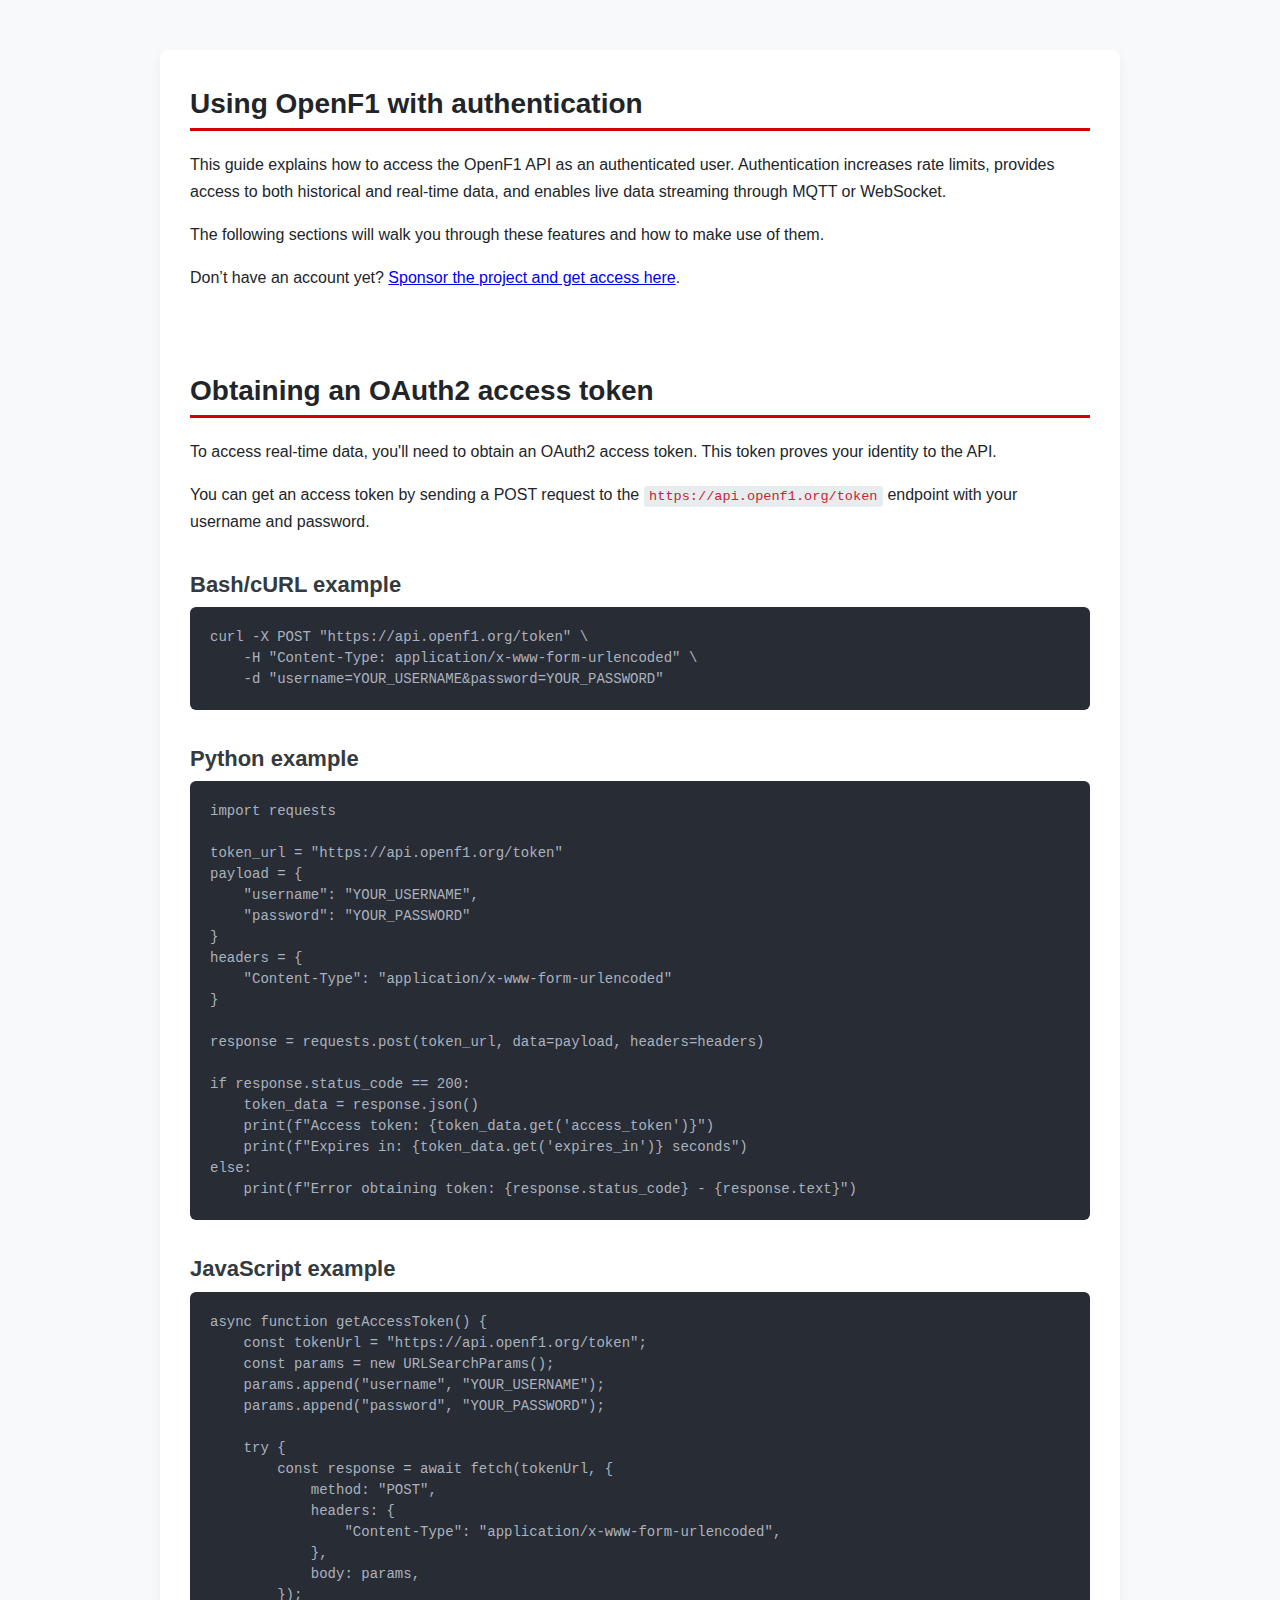
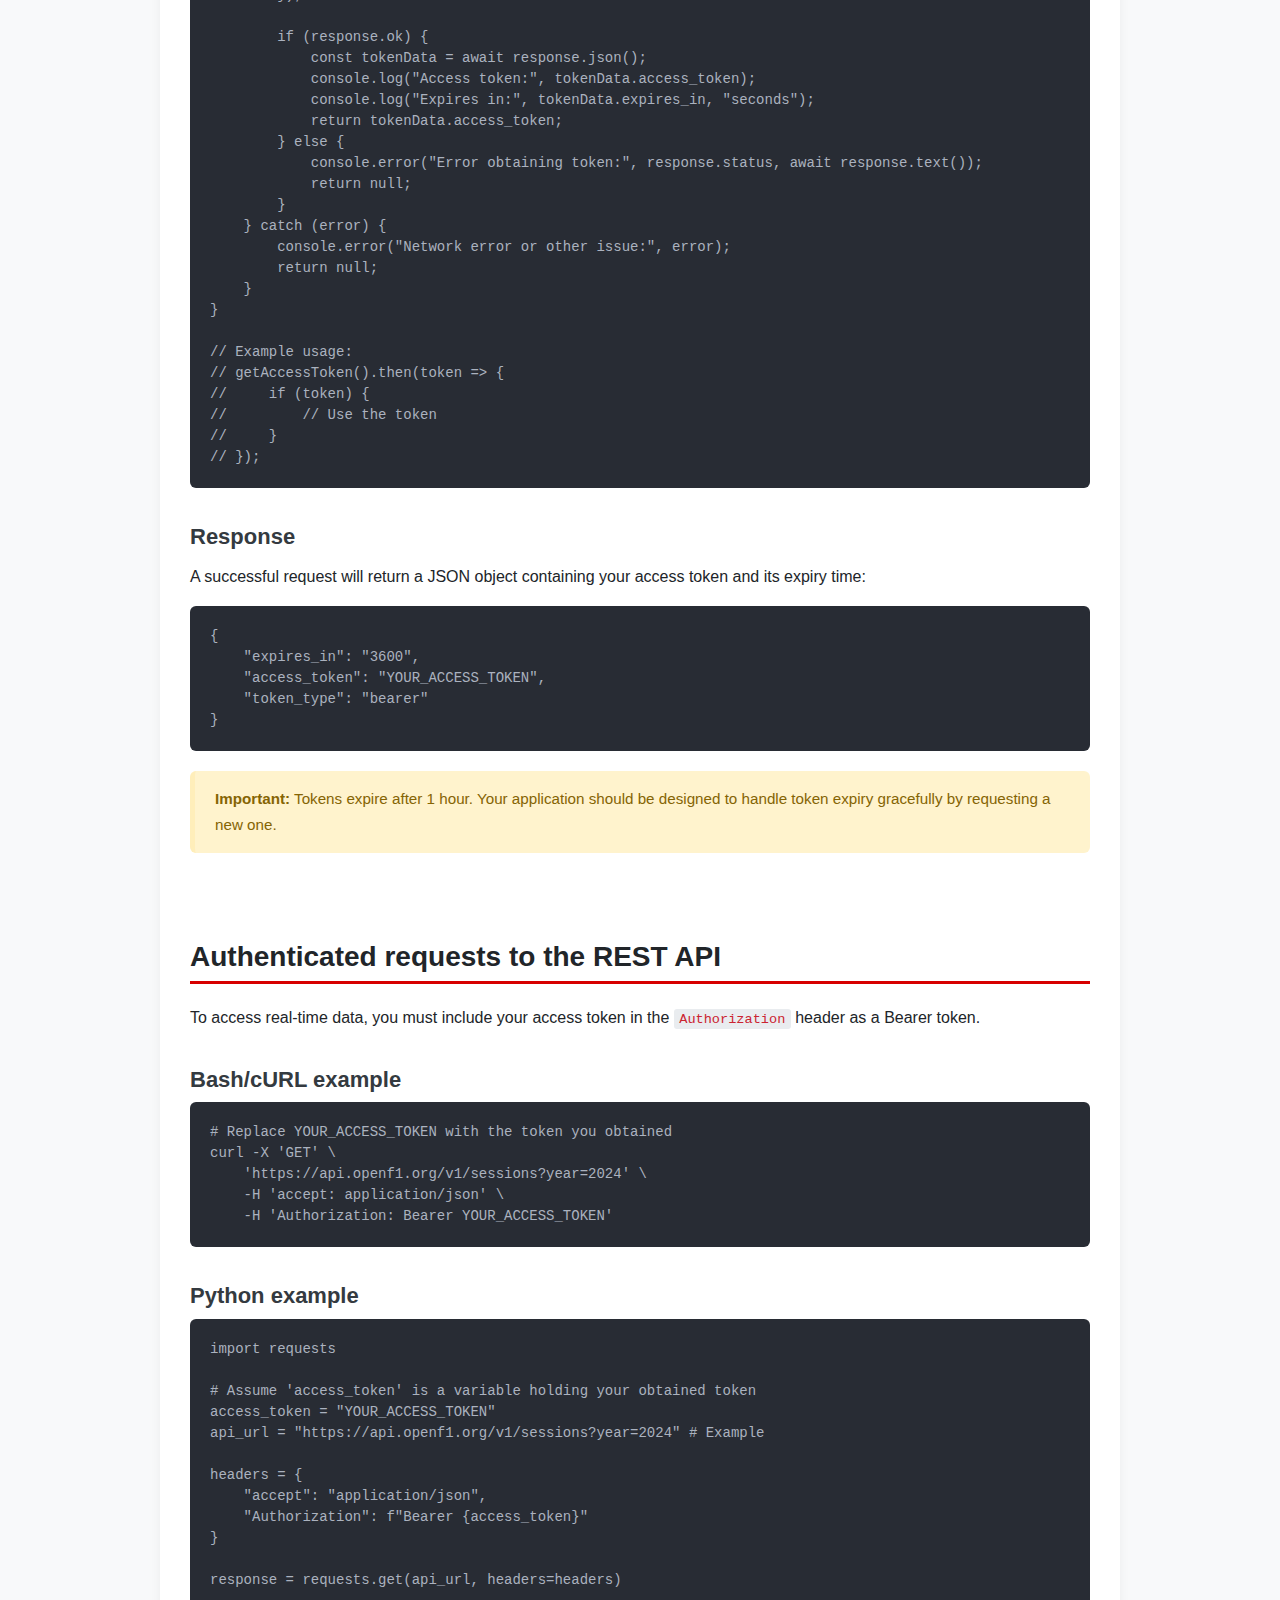
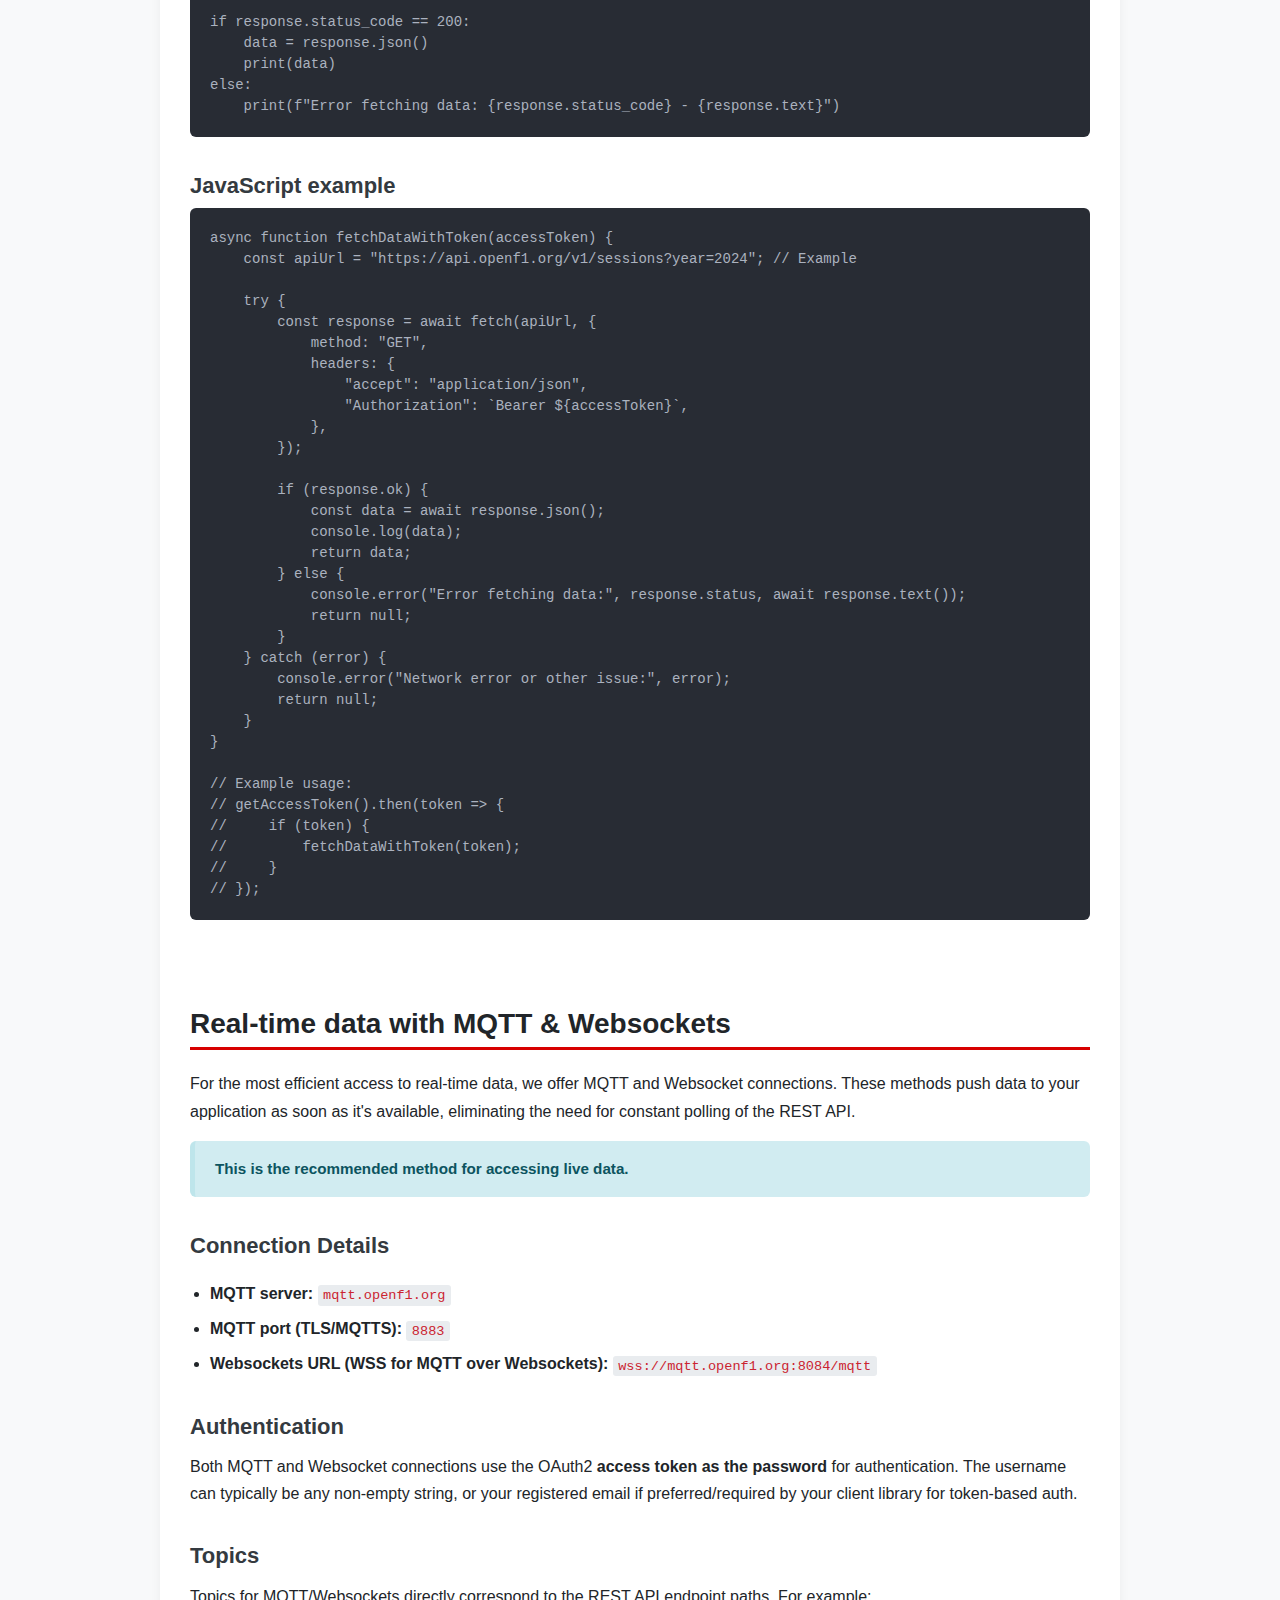
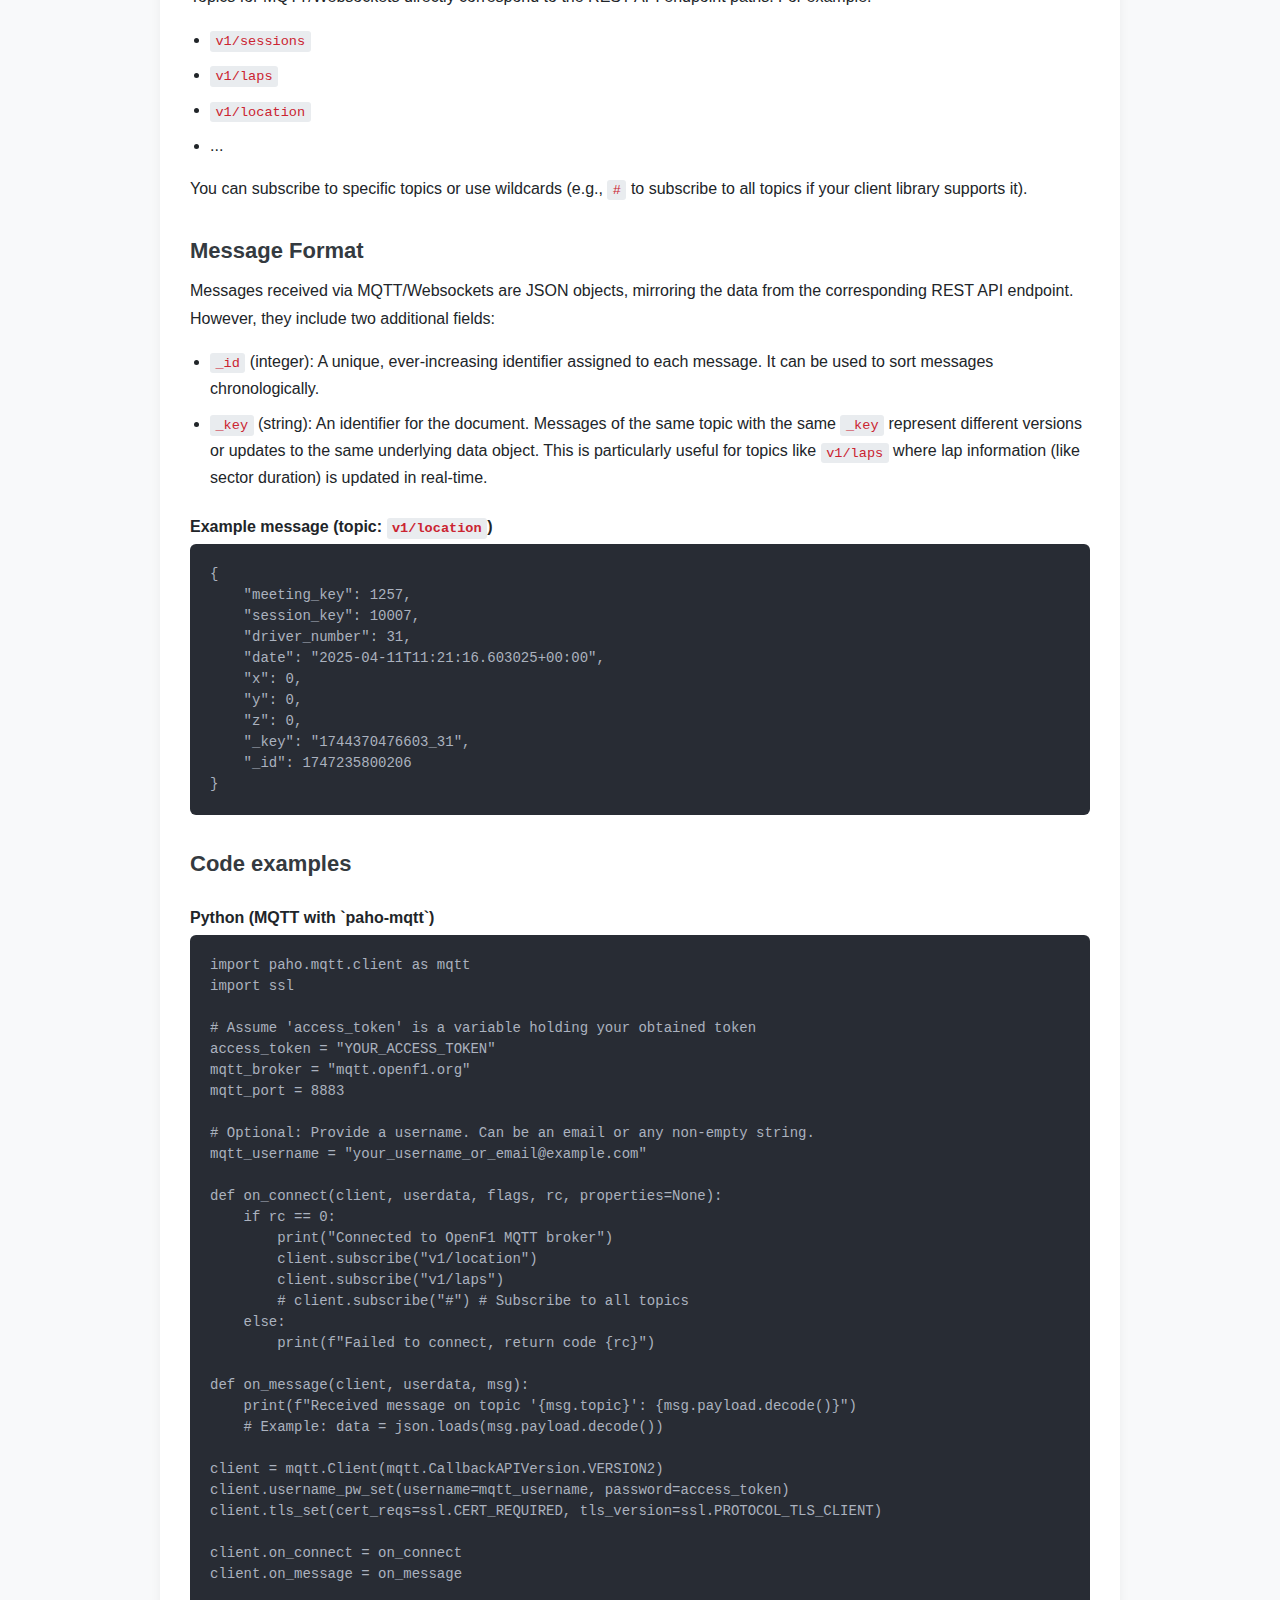
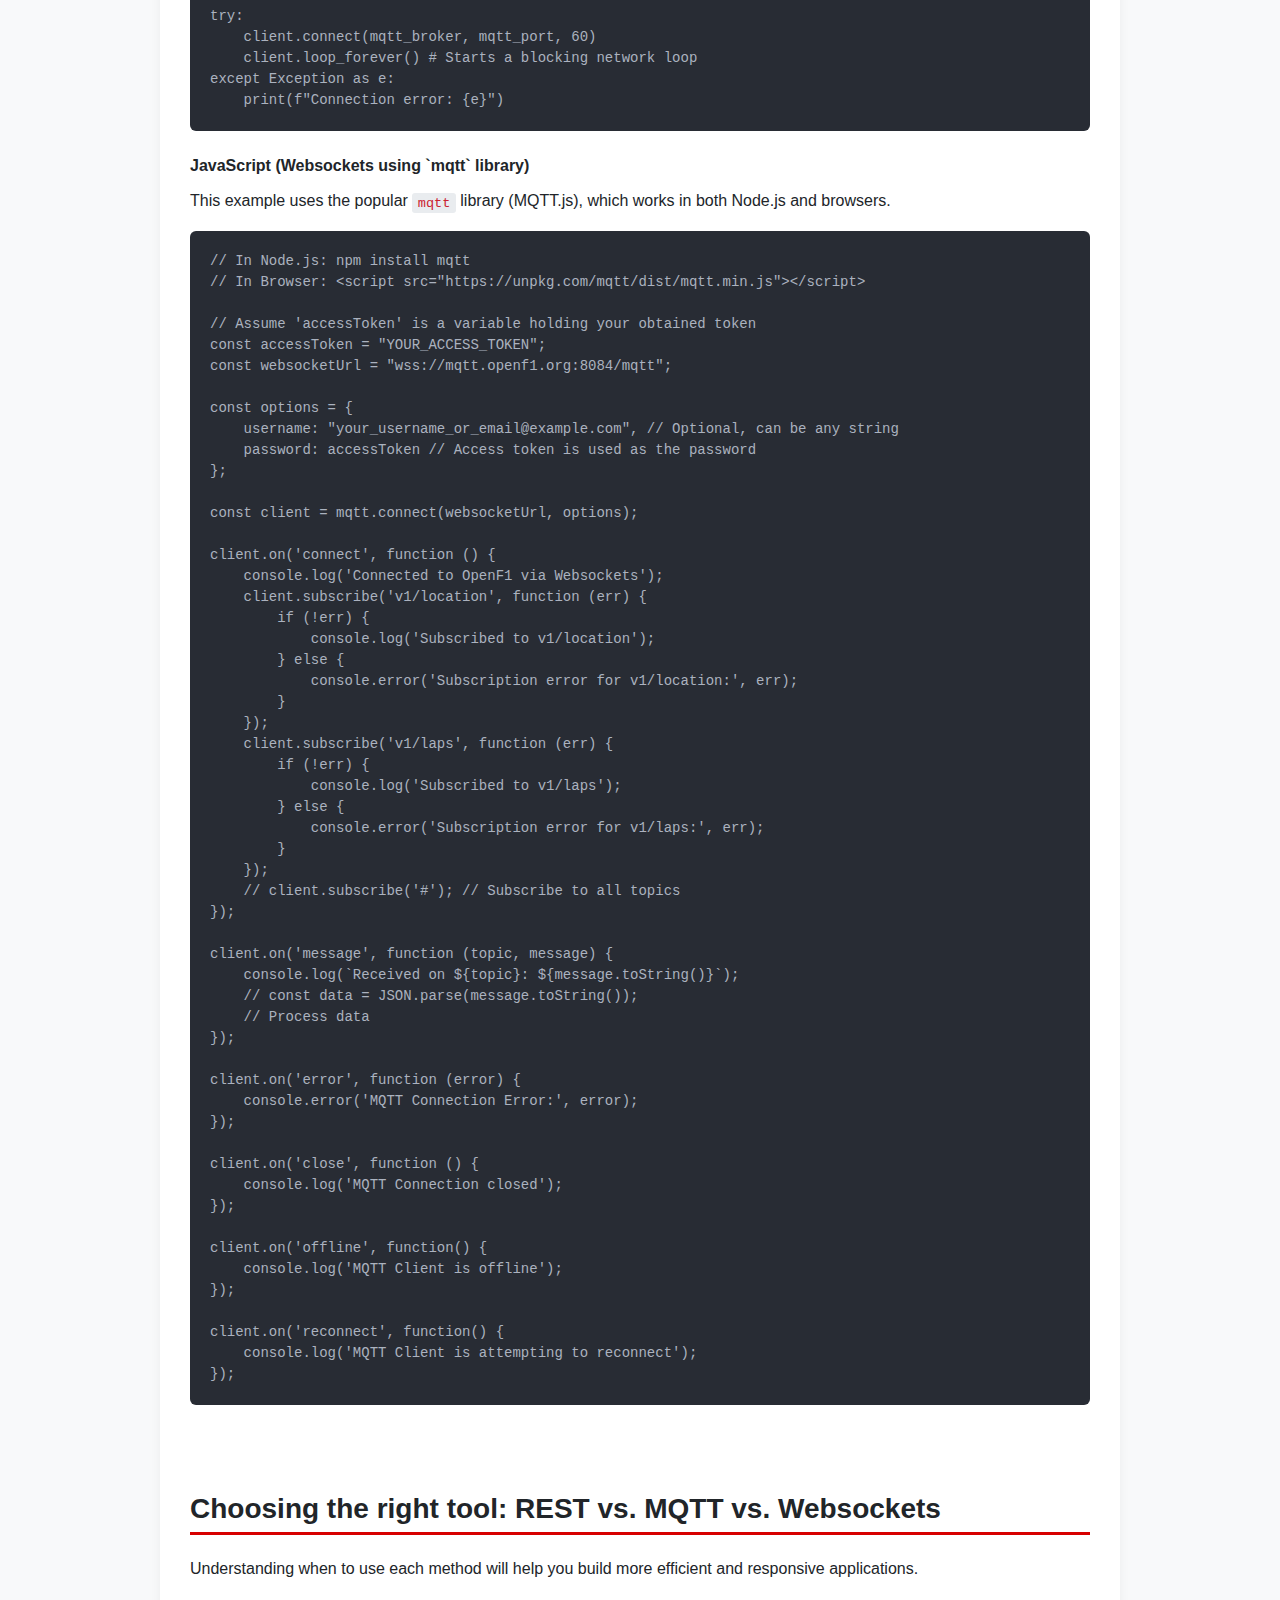
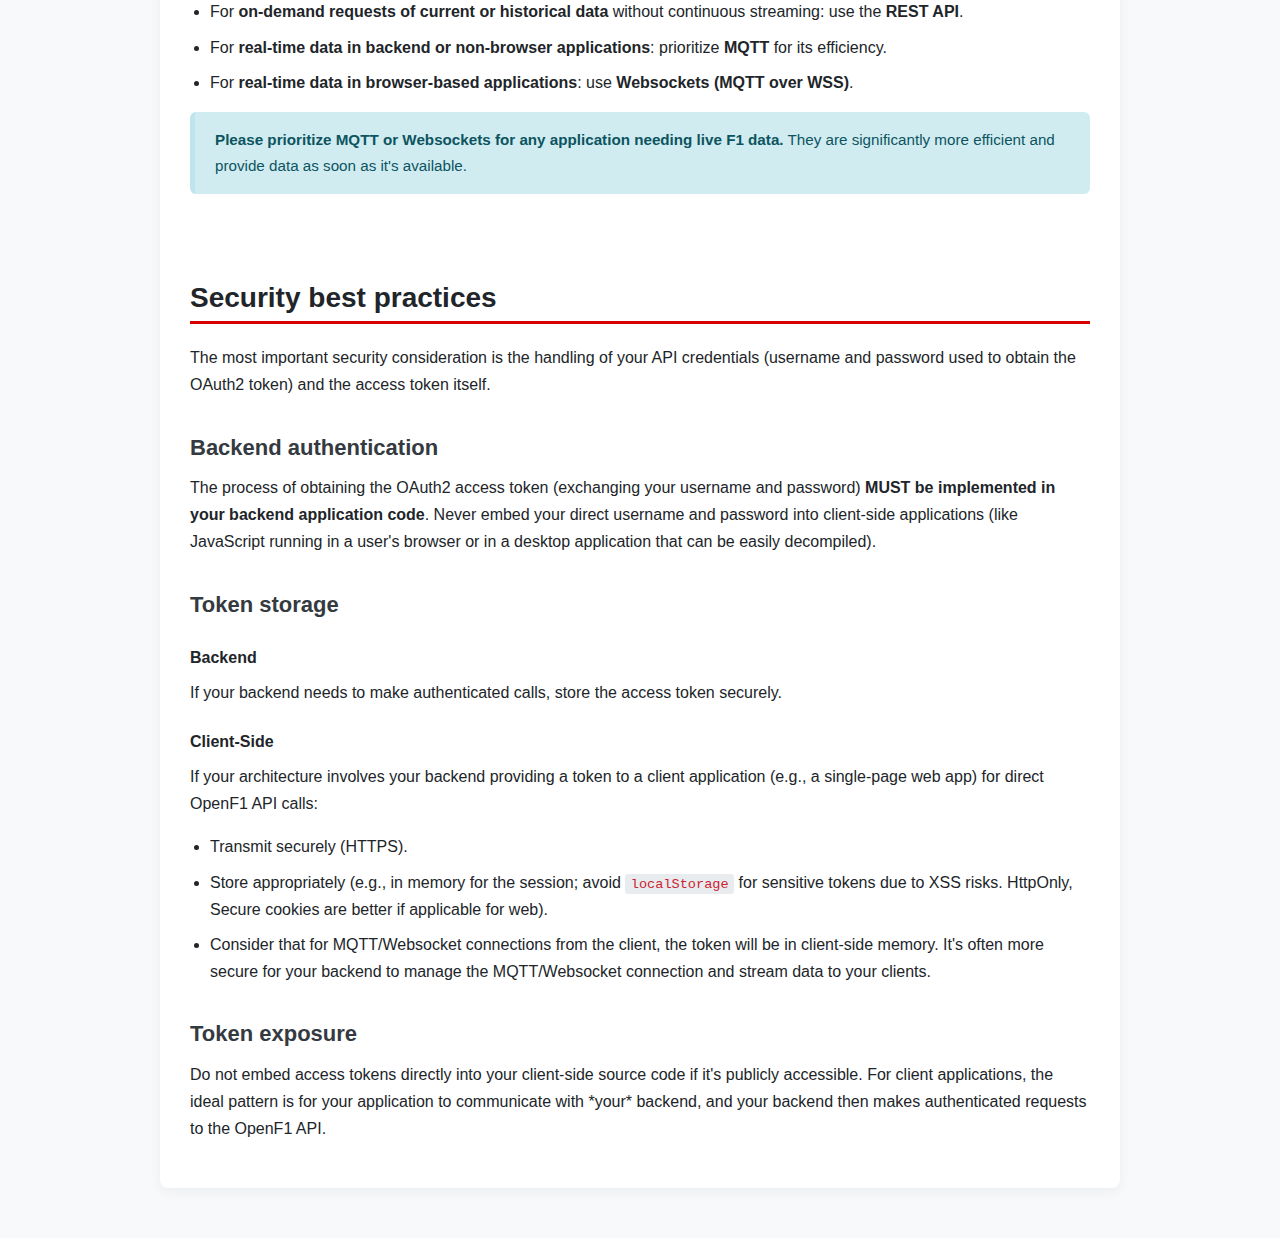
<file: docs/pages/auth.html>
<!DOCTYPE html>
<html lang="en">
  <head>
    <meta charset="UTF-8" />
    <meta name="viewport" content="width=device-width, initial-scale=1.0" />
    <link
      type="image/png"
      sizes="32x32"
      rel="icon"
      href="https://storage.googleapis.com/openf1-public/images/favicon.png"
    />
    <title>Using OpenF1 with authentication</title>
    <style>
      :root {
        --background-color: #ffffff;
        --text-color: #212529;
        --muted-text-color: #6c757d;
        --primary-accent-color: #d70000;
        --light-gray-background: #f8f9fa;
        --border-color: #dee2e6;
        --code-background-color: #282c34;
        --code-text-color: #abb2bf;
        --font-family-sans-serif: -apple-system, BlinkMacSystemFont,
          "Segoe UI", Roboto, "Helvetica Neue", Arial, sans-serif,
          "Apple Color Emoji", "Segoe UI Emoji", "Segoe UI Symbol";
        --font-family-monospace: SFMono-Regular, Menlo, Monaco, Consolas,
          "Liberation Mono", "Courier New", monospace;
      }

      body {
        font-family: var(--font-family-sans-serif);
        line-height: 1.7;
        margin: 0;
        padding: 0;
        background-color: var(--light-gray-background);
        color: var(--text-color);
        font-size: 16px;
      }

      .container {
        max-width: 900px;
        margin: 50px auto;
        padding: 30px;
        background: var(--background-color);
        border-radius: 8px;
        -webkit-box-shadow: 0 4px 12px rgba(0, 0, 0, 0.05);
                box-shadow: 0 4px 12px rgba(0, 0, 0, 0.05);
      }

      section {
        margin-bottom: 40px;
        padding-bottom: 20px;
      }

      section:last-child {
        border-bottom: none;
        margin-bottom: 0;
        padding-bottom: 0;
      }

      p {
        margin-top: 0.5em;
      }

      h2 {
        font-size: 1.75rem;
        font-weight: 600;
        color: var(--text-color);
        margin-top: 0;
        margin-bottom: 20px;
        padding-bottom: 0px;
        border-bottom: 3px solid var(--primary-accent-color);
      }

      h3 {
        font-size: 1.375rem;
        font-weight: 600;
        color: #343a40;
        margin-top: 30px;
        margin-bottom: 0px;
      }

      h4 {
        margin-bottom: 0;
      }

      p,
      ul,
      ol {
        margin-bottom: 1rem;
        font-size: 1rem;
      }

      ul,
      ol {
        padding-left: 20px;
      }

      li {
        margin-bottom: 0.5rem;
      }

      pre {
        background: var(--code-background-color);
        color: var(--code-text-color);
        padding: 20px;
        border-radius: 6px;
        overflow-x: auto;
        font-family: var(--font-family-monospace);
        font-size: 0.875rem;
        line-height: 1.5;
        margin: 4px 0 20px 0;
      }

      code {
        /* Inline code */
        font-family: var(--font-family-monospace);
        background-color: #e9ecef;
        color: #cb2431; /* A subtle red for inline code to differentiate */
        padding: 0.2em 0.4em;
        margin: 0;
        font-size: 85%;
        border-radius: 3px;
      }

      pre code {
        /* Code within pre blocks */
        background-color: transparent;
        color: inherit;
        padding: 0;
        margin: 0;
        font-size: inherit;
        border-radius: 0;
      }

      .important,
      .tip {
        padding: 15px 20px;
        margin: 0 0 20px 0;
        border-radius: 6px;
        font-size: 0.95rem;
      }

      .important {
        background-color: #fff3cd; /* Light yellow */
        border-left: 5px solid #ffeeba; /* Yellow */
        color: #856404;
      }

      .tip {
        background-color: #d1ecf1; /* Light blue */
        border-left: 5px solid #bee5eb; /* Blue */
        color: #0c5460;
      }

      table {
        width: 100%;
        border-collapse: collapse;
        margin: 25px 0;
        font-size: 0.9rem;
      }

      th,
      td {
        padding: 12px 15px;
        text-align: left;
        border-bottom: 1px solid var(--border-color);
      }

      th {
        background-color: var(--light-gray-background);
        font-weight: 600;
        color: var(--text-color);
      }

      tr:last-child td {
        border-bottom: none;
      }

      tr:hover {
        background-color: #f1f3f5;
      }

      .button {
        display: inline-block;
        background-color: var(--primary-accent-color);
        color: var(--background-color);
        padding: 10px 20px;
        text-decoration: none;
        border-radius: 5px;
        font-weight: 500;
        font-size: 0.95rem;
        -webkit-transition: background-color 0.2s ease-in-out, -webkit-transform 0.1s ease;
        transition: background-color 0.2s ease-in-out, -webkit-transform 0.1s ease;
        transition: background-color 0.2s ease-in-out, transform 0.1s ease;
        transition: background-color 0.2s ease-in-out, transform 0.1s ease, -webkit-transform 0.1s ease;
      }

      .button:hover,
      .button:focus {
        background-color: #0056b3; /* Darker shade of accent */
        color: var(--background-color);
        -webkit-transform: translateY(-1px);
                transform: translateY(-1px);
      }

      /* Responsive adjustments */
      @media (max-width: 768px) {
        body {
          font-size: 15px; /* Slightly smaller base font for mobile */
        }

        .container {
          margin: 0;
          padding: 20px;
          width: 100%;
          -webkit-box-sizing: border-box;
                  box-sizing: border-box;
          border-radius: 0;
          -webkit-box-shadow: none;
                  box-shadow: none;
        }

        h2 {
          font-size: 1.6rem;
          line-height: 2.3rem;
          padding-bottom: 8px;
        }

        h3 {
          font-size: 1.25rem;
        }

        table {
          font-size: 0.85rem;
          display: block; /* Make table block to allow horizontal scrolling if needed */
          overflow-x: auto; /* Add horizontal scroll to table itself */
          -webkit-overflow-scrolling: touch; /* Smooth scrolling on iOS */
        }

        th,
        td {
          padding: 8px 5px;
        }

        pre {
          padding: 15px;
          font-size: 0.8rem;
          white-space: pre-wrap;
          word-break: break-all;
        }
      }
    </style>
  </head>
  <body>
    <div class="container">
      <section id="introduction">
        <h2>Using OpenF1 with authentication</h2>
        <p>
          This guide explains how to access the OpenF1 API as an authenticated user.
          Authentication increases rate limits, provides access to both historical and real-time data, and enables live data streaming through MQTT or WebSocket.
        </p>
        <p>
          The following sections will walk you through these features and how to make use of them.
        </p>
        <p>
          Don’t have an account yet? <a href="https://buy.stripe.com/eVqcN41BPekP0iIalBcEw02" target="_blank">Sponsor the project and get access here</a>.
        </p>
      </section>

      <section id="authentication">
        <h2>Obtaining an OAuth2 access token</h2>
        <p>
          To access real-time data, you'll need to obtain an OAuth2 access token. This
          token proves your identity to the API.
        </p>
        <p>
          You can get an access token by sending a POST request to the
          <code>https://api.openf1.org/token</code> endpoint with your
          username and password.
        </p>

        <h3>Bash/cURL example</h3>
        <pre><code class="language-bash">curl -X POST "https://api.openf1.org/token" \
    -H "Content-Type: application/x-www-form-urlencoded" \
    -d "username=YOUR_USERNAME&password=YOUR_PASSWORD"</code></pre>

        <h3>Python example</h3>
        <pre><code class="language-python">import requests

token_url = "https://api.openf1.org/token"
payload = {
    "username": "YOUR_USERNAME",
    "password": "YOUR_PASSWORD"
}
headers = {
    "Content-Type": "application/x-www-form-urlencoded"
}

response = requests.post(token_url, data=payload, headers=headers)

if response.status_code == 200:
    token_data = response.json()
    print(f"Access token: {token_data.get('access_token')}")
    print(f"Expires in: {token_data.get('expires_in')} seconds")
else:
    print(f"Error obtaining token: {response.status_code} - {response.text}")</code></pre>

        <h3>JavaScript example</h3>
        <pre><code class="language-javascript">async function getAccessToken() {
    const tokenUrl = "https://api.openf1.org/token";
    const params = new URLSearchParams();
    params.append("username", "YOUR_USERNAME");
    params.append("password", "YOUR_PASSWORD");

    try {
        const response = await fetch(tokenUrl, {
            method: "POST",
            headers: {
                "Content-Type": "application/x-www-form-urlencoded",
            },
            body: params,
        });

        if (response.ok) {
            const tokenData = await response.json();
            console.log("Access token:", tokenData.access_token);
            console.log("Expires in:", tokenData.expires_in, "seconds");
            return tokenData.access_token;
        } else {
            console.error("Error obtaining token:", response.status, await response.text());
            return null;
        }
    } catch (error) {
        console.error("Network error or other issue:", error);
        return null;
    }
}

// Example usage:
// getAccessToken().then(token => {
//     if (token) {
//         // Use the token
//     }
// });</code></pre>

        <h3>Response</h3>
        <p>
          A successful request will return a JSON object containing your
          access token and its expiry time:
        </p>
        <pre><code class="language-json">{
    "expires_in": "3600",
    "access_token": "YOUR_ACCESS_TOKEN",
    "token_type": "bearer"
}</code></pre>
        <p class="important">
          <strong>Important:</strong> Tokens expire after 1 hour. Your application should
          be designed to handle token expiry gracefully by requesting a new
          one.
        </p>
      </section>

      <section id="rest-api">
        <h2>Authenticated requests to the REST API</h2>
        <p>
          To access real-time data, you must include your access token in
          the
          <code>Authorization</code> header as a Bearer token.
        </p>

        <h3>Bash/cURL example</h3>
        <pre><code class="language-bash"># Replace YOUR_ACCESS_TOKEN with the token you obtained
curl -X 'GET' \
    'https://api.openf1.org/v1/sessions?year=2024' \
    -H 'accept: application/json' \
    -H 'Authorization: Bearer YOUR_ACCESS_TOKEN'</code></pre>

        <h3>Python example</h3>
        <pre><code class="language-python">import requests

# Assume 'access_token' is a variable holding your obtained token
access_token = "YOUR_ACCESS_TOKEN"
api_url = "https://api.openf1.org/v1/sessions?year=2024" # Example

headers = {
    "accept": "application/json",
    "Authorization": f"Bearer {access_token}"
}

response = requests.get(api_url, headers=headers)

if response.status_code == 200:
    data = response.json()
    print(data)
else:
    print(f"Error fetching data: {response.status_code} - {response.text}")</code></pre>

        <h3>JavaScript example</h3>
        <pre><code class="language-javascript">async function fetchDataWithToken(accessToken) {
    const apiUrl = "https://api.openf1.org/v1/sessions?year=2024"; // Example

    try {
        const response = await fetch(apiUrl, {
            method: "GET",
            headers: {
                "accept": "application/json",
                "Authorization": `Bearer ${accessToken}`,
            },
        });

        if (response.ok) {
            const data = await response.json();
            console.log(data);
            return data;
        } else {
            console.error("Error fetching data:", response.status, await response.text());
            return null;
        }
    } catch (error) {
        console.error("Network error or other issue:", error);
        return null;
    }
}

// Example usage:
// getAccessToken().then(token => {
//     if (token) {
//         fetchDataWithToken(token);
//     }
// });</code></pre>
      </section>

      <section id="mqtt-websockets">
        <h2>Real-time data with MQTT & Websockets</h2>
        <p>
          For the most efficient access to real-time data, we offer MQTT
          and Websocket connections. These methods push data to your
          application as soon as it's available, eliminating the need for
          constant polling of the REST API.
        </p>
        <p class="tip">
          <strong
            >This is the recommended method for accessing live data.</strong
          >
        </p>

        <h3>Connection Details</h3>
        <ul>
          <li>
            <strong>MQTT server:</strong> <code>mqtt.openf1.org</code>
          </li>
          <li><strong>MQTT port (TLS/MQTTS):</strong> <code>8883</code></li>
          <li>
            <strong>Websockets URL (WSS for MQTT over Websockets):</strong>
            <code>wss://mqtt.openf1.org:8084/mqtt</code>
          </li>
        </ul>

        <h3>Authentication</h3>
        <p>
          Both MQTT and Websocket connections use the OAuth2
          <strong>access token as the password</strong> for authentication.
          The username can typically be any non-empty string, or your
          registered email if preferred/required by your client library for
          token-based auth.
        </p>

        <h3>Topics</h3>
        <p>
          Topics for MQTT/Websockets directly correspond to the REST API
          endpoint paths. For example:
        </p>
        <ul>
          <li><code>v1/sessions</code></li>
          <li><code>v1/laps</code></li>
          <li><code>v1/location</code></li>
          <li>...</li>
        </ul>
        <p>
          You can subscribe to specific topics or use wildcards (e.g.,
          <code>#</code> to subscribe to all topics if your client library
          supports it).
        </p>

        <h3>Message Format</h3>
        <p>
          Messages received via MQTT/Websockets are JSON objects, mirroring
          the data from the corresponding REST API endpoint. However, they
          include two additional fields:
        </p>
        <ul>
          <li>
            <code>_id</code> (integer): A unique, ever-increasing identifier
            assigned to each message. It can be used to sort messages
            chronologically.
          </li>
          <li>
            <code>_key</code> (string): An identifier for the document.
            Messages of the same topic with the same <code>_key</code> represent
            different versions or updates to the same underlying data object. This is
            particularly useful for topics like <code>v1/laps</code> where
            lap information (like sector duration) is updated in real-time.
          </li>
        </ul>

        <h4>Example message (topic: <code>v1/location</code>)</h4>
        <pre><code class="language-json">{
    "meeting_key": 1257,
    "session_key": 10007,
    "driver_number": 31,
    "date": "2025-04-11T11:21:16.603025+00:00",
    "x": 0,
    "y": 0,
    "z": 0,
    "_key": "1744370476603_31",
    "_id": 1747235800206
}</code></pre>

        <h3>Code examples</h3>

        <h4>Python (MQTT with `paho-mqtt`)</h4>
        <pre><code class="language-python">import paho.mqtt.client as mqtt
import ssl

# Assume 'access_token' is a variable holding your obtained token
access_token = "YOUR_ACCESS_TOKEN"
mqtt_broker = "mqtt.openf1.org"
mqtt_port = 8883

# Optional: Provide a username. Can be an email or any non-empty string.
mqtt_username = "your_username_or_email@example.com"

def on_connect(client, userdata, flags, rc, properties=None):
    if rc == 0:
        print("Connected to OpenF1 MQTT broker")
        client.subscribe("v1/location")
        client.subscribe("v1/laps")
        # client.subscribe("#") # Subscribe to all topics
    else:
        print(f"Failed to connect, return code {rc}")

def on_message(client, userdata, msg):
    print(f"Received message on topic '{msg.topic}': {msg.payload.decode()}")
    # Example: data = json.loads(msg.payload.decode())

client = mqtt.Client(mqtt.CallbackAPIVersion.VERSION2)
client.username_pw_set(username=mqtt_username, password=access_token)
client.tls_set(cert_reqs=ssl.CERT_REQUIRED, tls_version=ssl.PROTOCOL_TLS_CLIENT)

client.on_connect = on_connect
client.on_message = on_message

try:
    client.connect(mqtt_broker, mqtt_port, 60)
    client.loop_forever() # Starts a blocking network loop
except Exception as e:
    print(f"Connection error: {e}")
</code></pre>

        <h4>JavaScript (Websockets using `mqtt` library)</h4>
        <p>
          This example uses the popular <code>mqtt</code> library (MQTT.js),
          which works in both Node.js and browsers.
        </p>
        <pre><code class="language-javascript">// In Node.js: npm install mqtt
// In Browser: &lt;script src="https://unpkg.com/mqtt/dist/mqtt.min.js"&gt;&lt;/script&gt;

// Assume 'accessToken' is a variable holding your obtained token
const accessToken = "YOUR_ACCESS_TOKEN";
const websocketUrl = "wss://mqtt.openf1.org:8084/mqtt";

const options = {
    username: "your_username_or_email@example.com", // Optional, can be any string
    password: accessToken // Access token is used as the password
};

const client = mqtt.connect(websocketUrl, options);

client.on('connect', function () {
    console.log('Connected to OpenF1 via Websockets');
    client.subscribe('v1/location', function (err) {
        if (!err) {
            console.log('Subscribed to v1/location');
        } else {
            console.error('Subscription error for v1/location:', err);
        }
    });
    client.subscribe('v1/laps', function (err) {
        if (!err) {
            console.log('Subscribed to v1/laps');
        } else {
            console.error('Subscription error for v1/laps:', err);
        }
    });
    // client.subscribe('#'); // Subscribe to all topics
});

client.on('message', function (topic, message) {
    console.log(`Received on ${topic}: ${message.toString()}`);
    // const data = JSON.parse(message.toString());
    // Process data
});

client.on('error', function (error) {
    console.error('MQTT Connection Error:', error);
});

client.on('close', function () {
    console.log('MQTT Connection closed');
});

client.on('offline', function() {
    console.log('MQTT Client is offline');
});

client.on('reconnect', function() {
    console.log('MQTT Client is attempting to reconnect');
});
</code></pre>
      </section>

      <section id="choosing-tool">
        <h2>Choosing the right tool: REST vs. MQTT vs. Websockets</h2>
        <p>
          Understanding when to use each method will help you build more
          efficient and responsive applications.
        </p>

        <ul>
          <li>
            For
            <strong
              >on-demand requests of current or historical data</strong
            >
            without continuous streaming: use the
            <strong>REST API</strong>.
          </li>
          <li>
            For
            <strong
              >real-time data in backend or non-browser applications</strong
            >: prioritize <strong>MQTT</strong> for its efficiency.
          </li>
          <li>
            For
            <strong>real-time data in browser-based applications</strong>:
            use <strong>Websockets (MQTT over WSS)</strong>.
          </li>
        </ul>
        <p class="tip">
          <strong
            >Please prioritize MQTT or Websockets for any application
            needing live F1 data.</strong
          >
          They are significantly more efficient and provide data as soon as
          it's available.
        </p>
      </section>

      <section id="security">
        <h2>Security best practices</h2>
        <p>
          The most important security consideration is the handling of your
          API credentials (username and password used to obtain the OAuth2
          token) and the access token itself.
        </p>

        <h3>Backend authentication</h3>
        <p>
          The process of obtaining the OAuth2 access token (exchanging your
          username and password)
          <strong
            >MUST be implemented in your backend application code</strong
          >. Never embed your direct username and password into client-side
          applications (like JavaScript running in a user's browser or in a
          desktop application that can be easily decompiled).
        </p>

        <h3>Token storage</h3>
        <h4>Backend</h4>
        <p>
          If your backend needs to make authenticated calls, store the
          access token securely.
        </p>
        <h4>Client-Side</h4>
        <p>
            If your
            architecture involves your backend providing a token to a
            client application (e.g., a single-page web app) for direct
            OpenF1 API calls:
            <ul>
                <li>Transmit securely (HTTPS).</li>
                <li>
                  Store appropriately (e.g., in memory for the session;
                  avoid <code>localStorage</code> for sensitive tokens due
                  to XSS risks. HttpOnly, Secure cookies are better if
                  applicable for web).
                </li>
                <li>
                  Consider that for MQTT/Websocket connections from the
                  client, the token will be in client-side memory. It's
                  often more secure for your backend to manage the
                  MQTT/Websocket connection and stream data to your
                  clients.
                </li>
              </ul>
        </p>

        <h3>Token exposure</h3>
        <p>
            Do not embed access tokens
            directly into your client-side source code if it's publicly
            accessible. For client applications, the ideal pattern is for
            your application to communicate with *your* backend, and your
            backend then makes authenticated requests to the OpenF1 API.
          </li>
        </p>
          </section>
    </div>
  </body>
</html>
</file>
